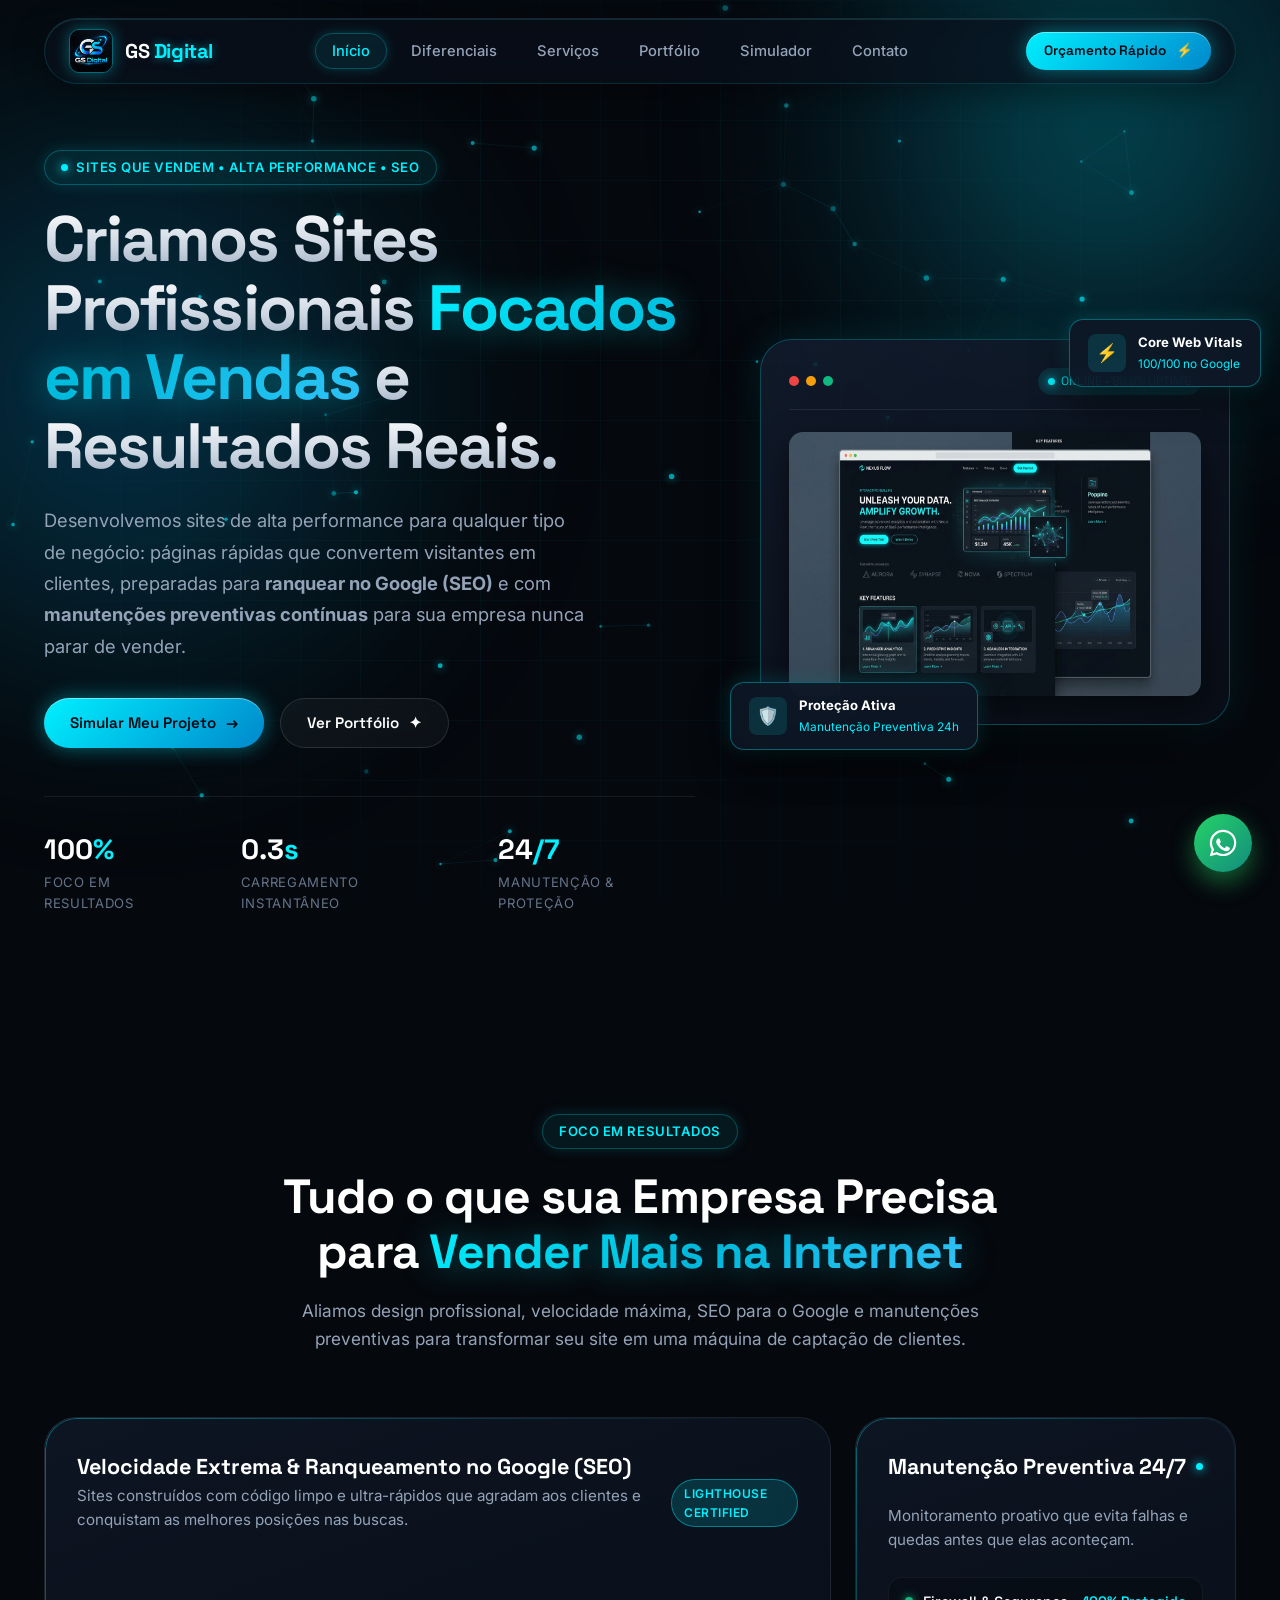
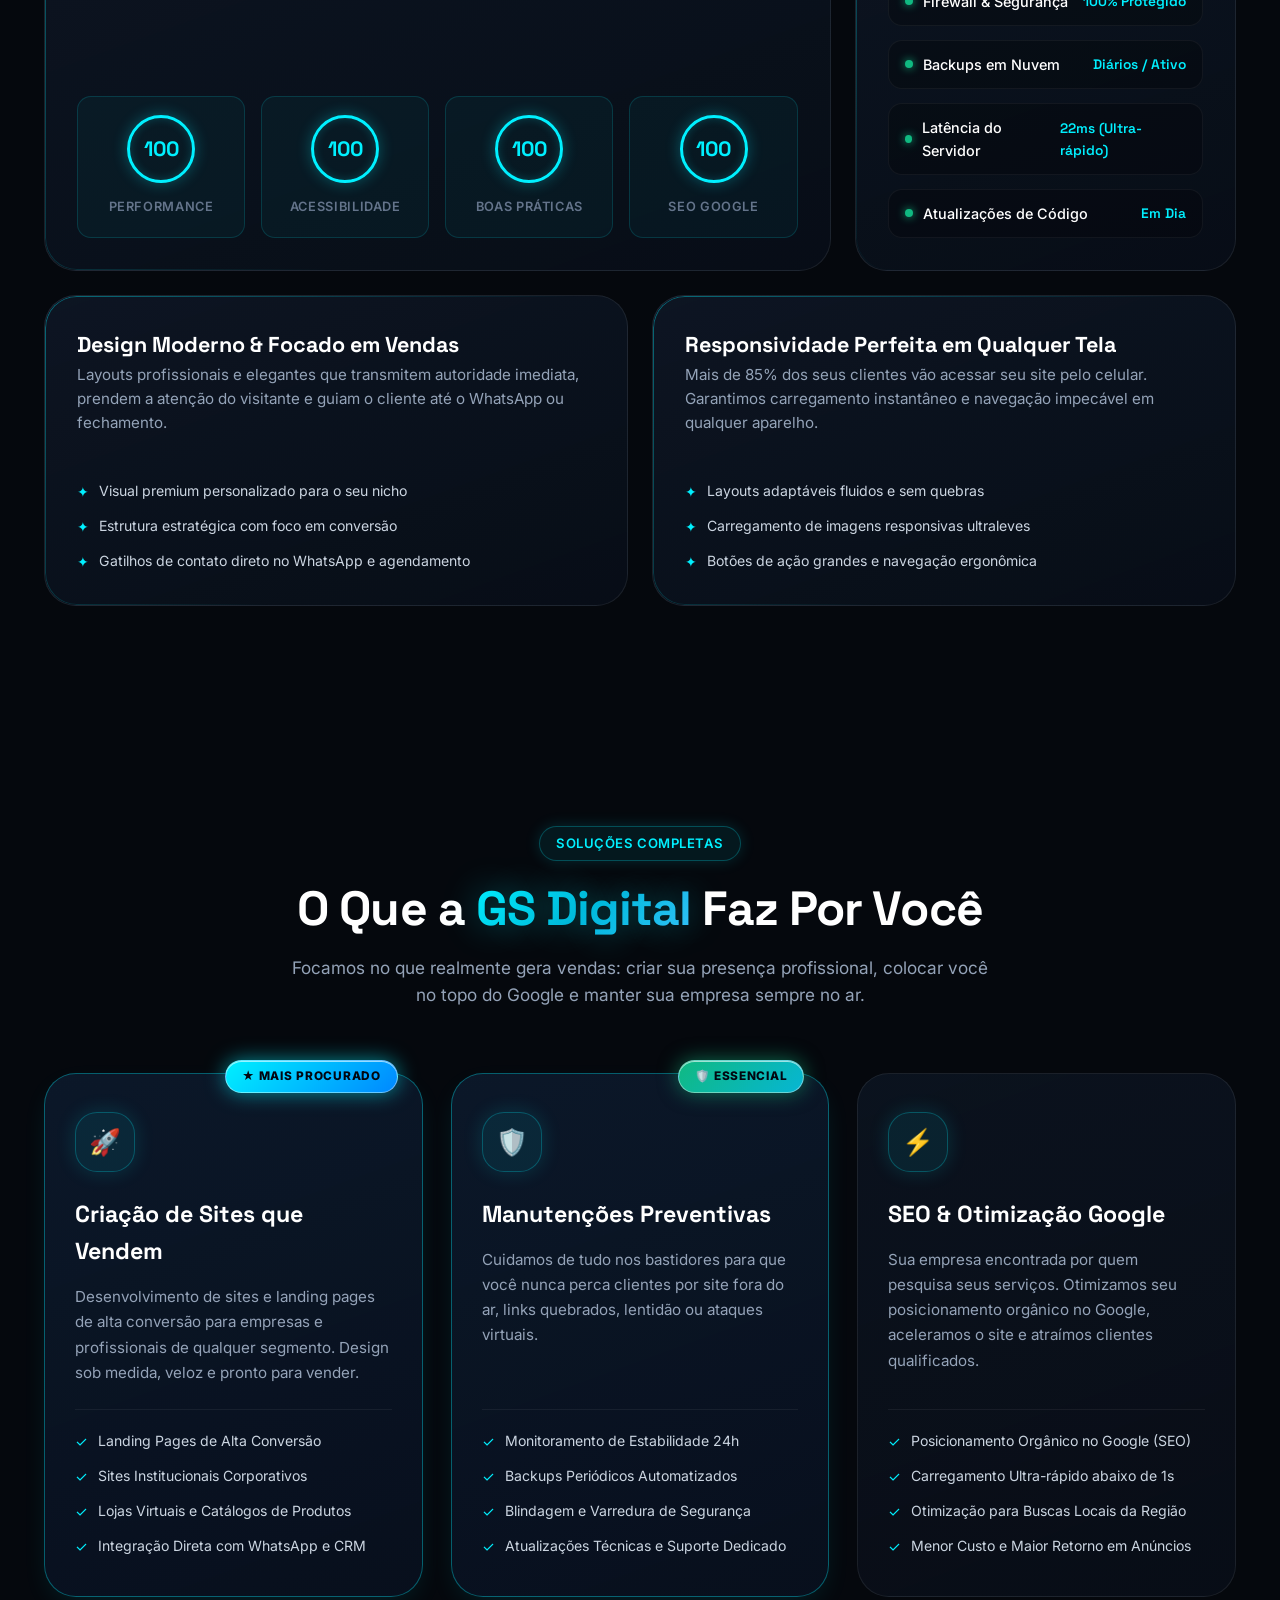
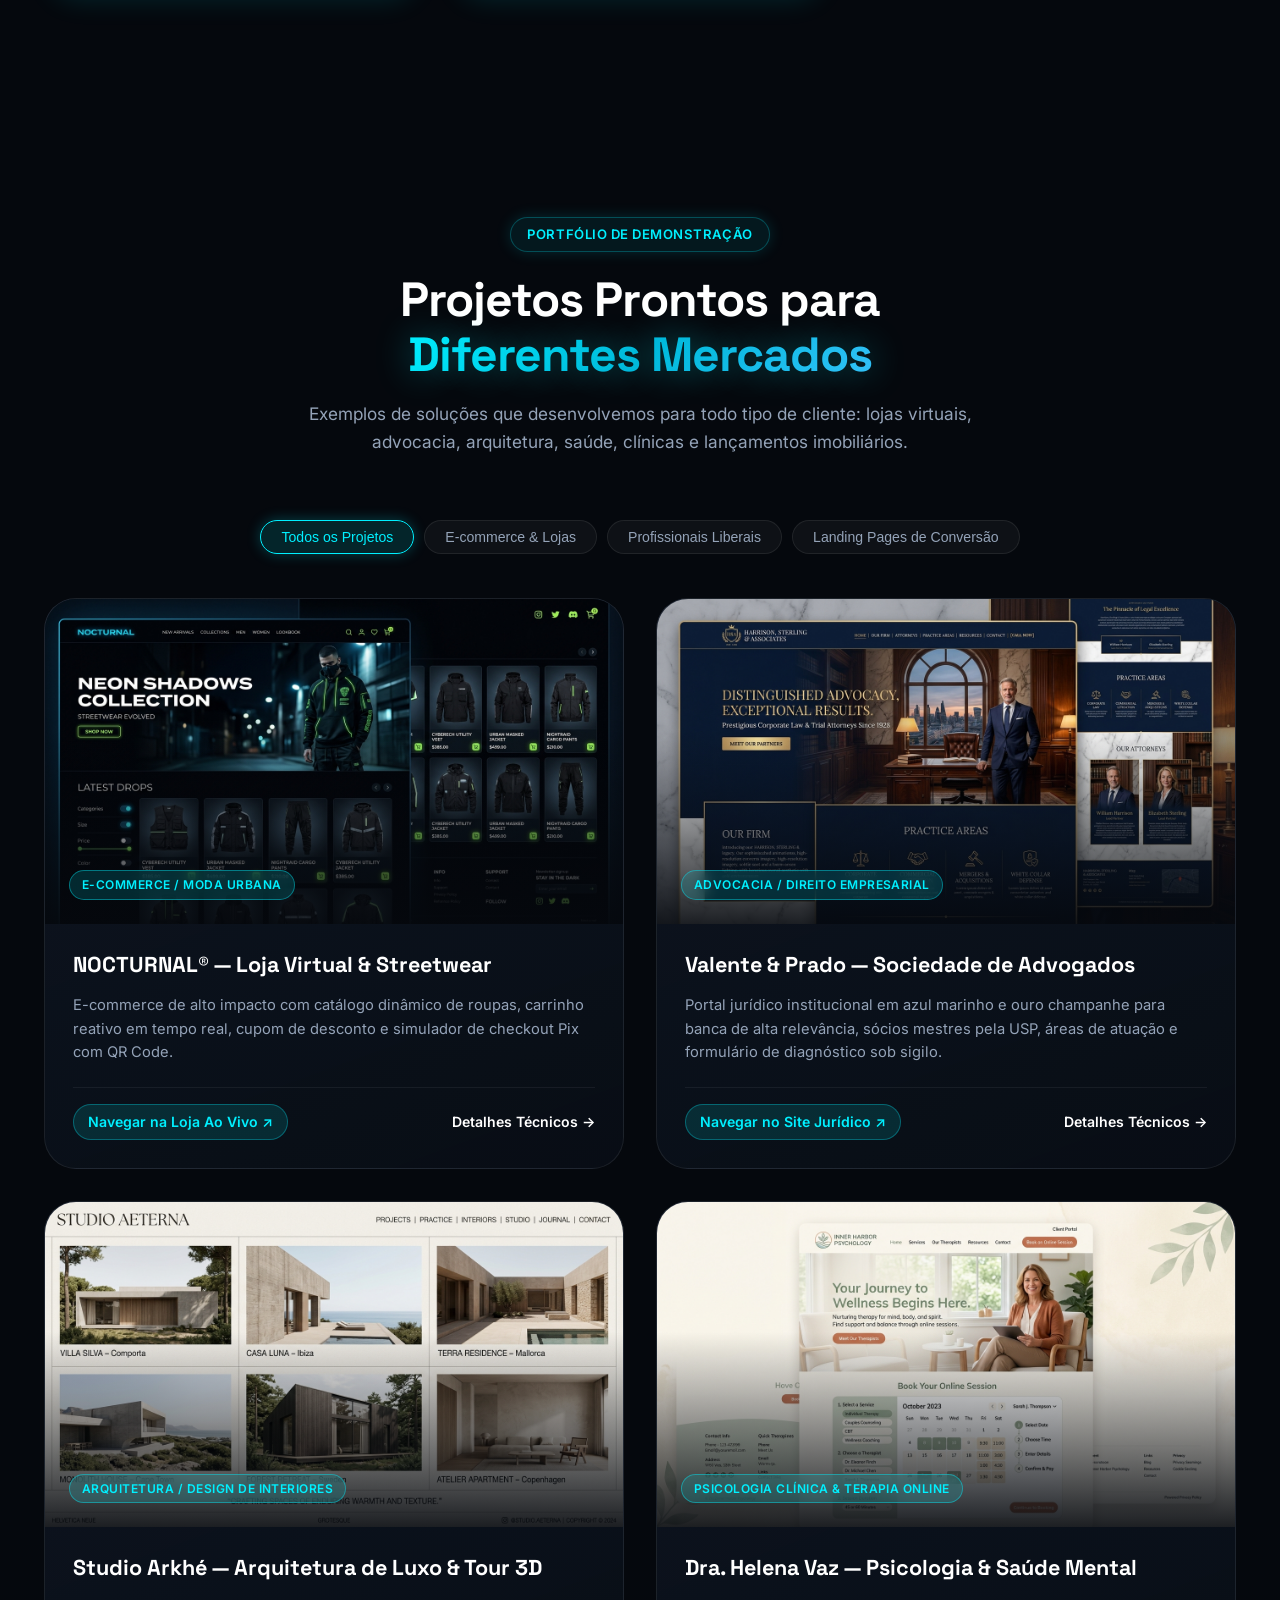
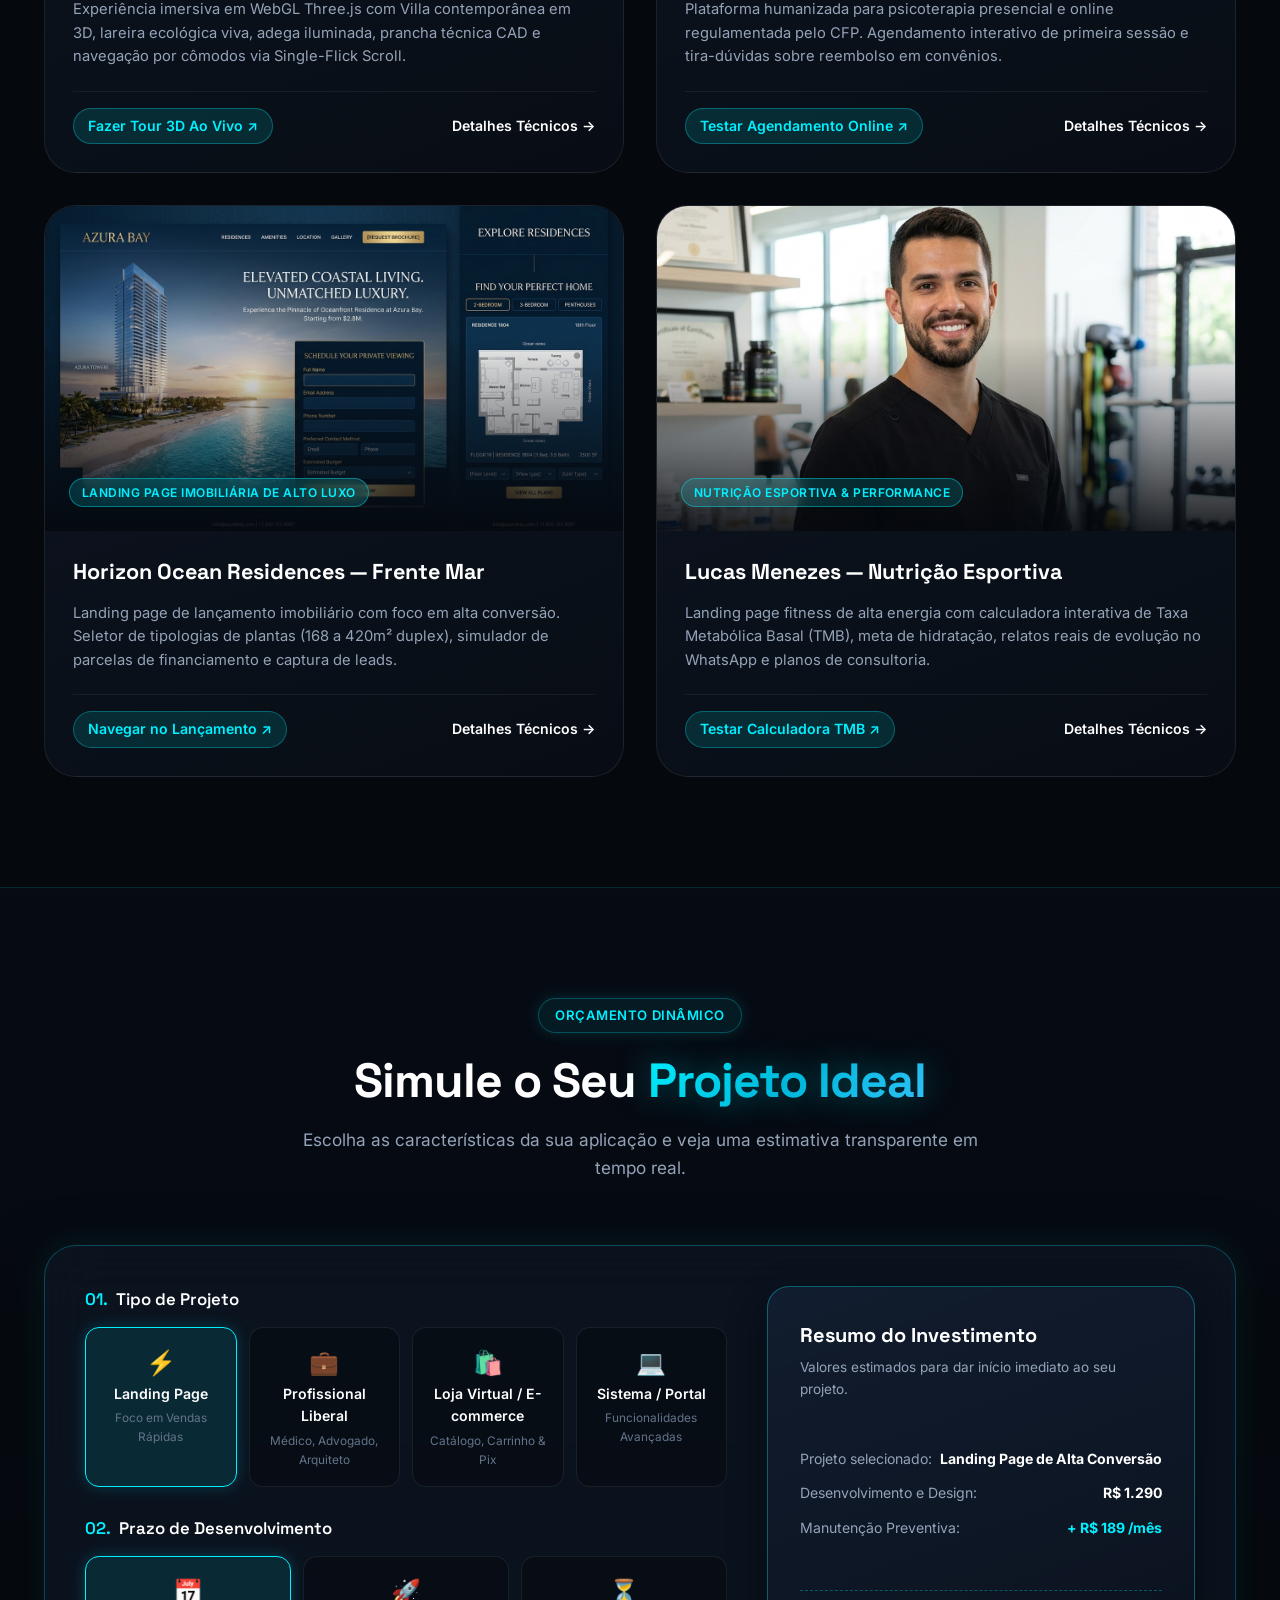
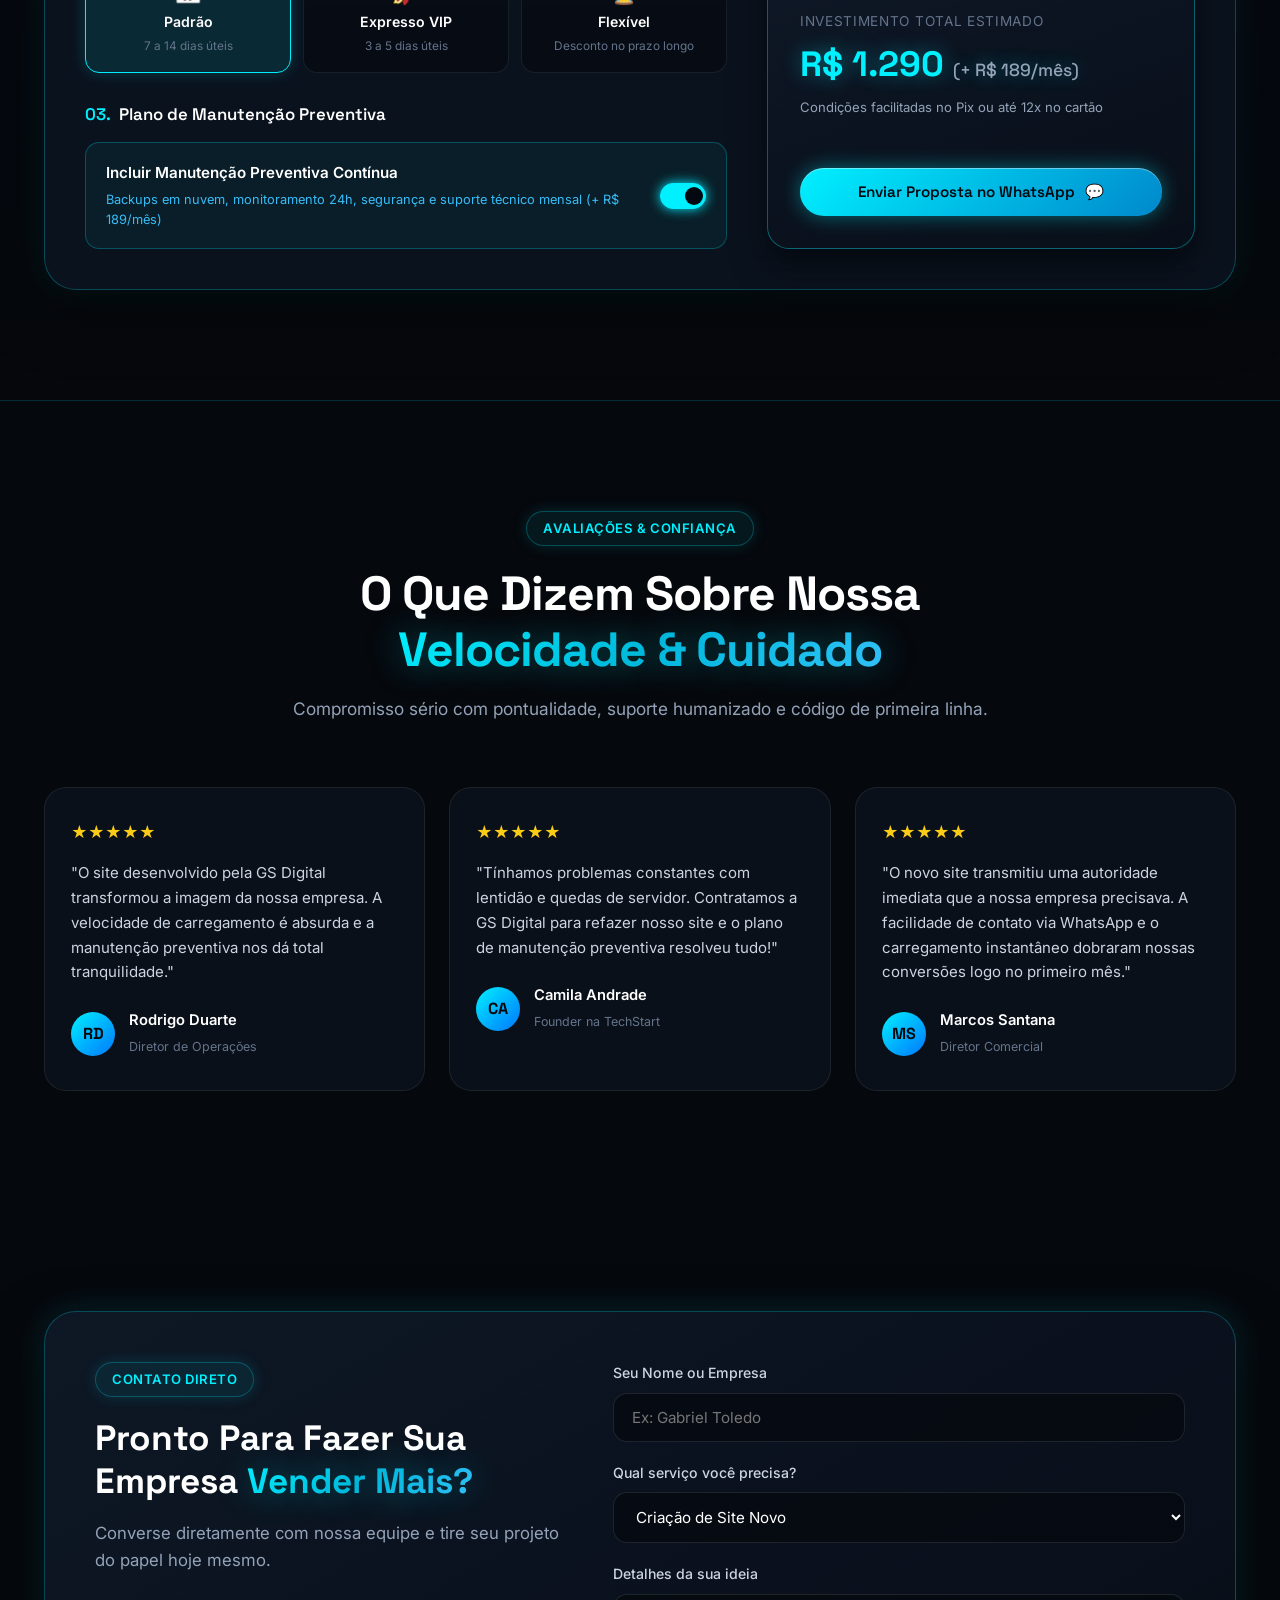
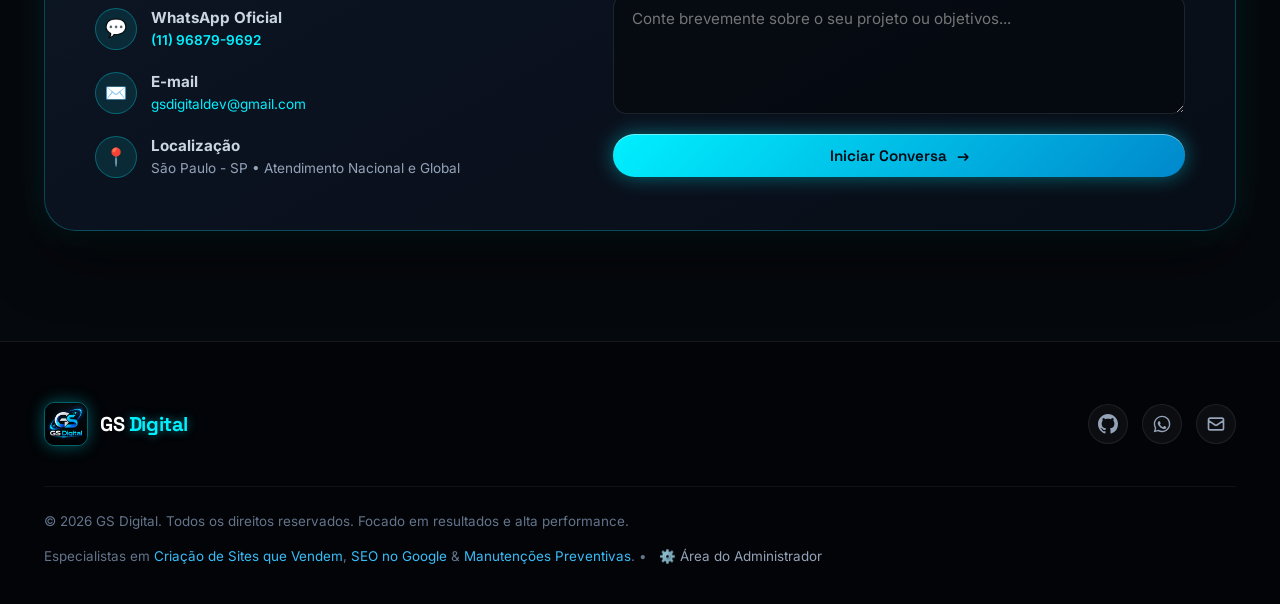
<file: index.html>
<!DOCTYPE html>
<html lang="pt-BR">
<head>
  <meta charset="UTF-8">
  <meta name="viewport" content="width=device-width, initial-scale=1.0">
  <title>GS Digital | Criação de Sites que Vendem, SEO & Manutenções Preventivas</title>
  <meta name="description" content="Criação de sites profissionais que vendem, landing pages de alta conversão, SEO para ranquear no Google e manutenções preventivas contínuas para empresas de todo segmento.">
  <meta name="robots" content="index, follow, max-image-preview:large, max-snippet:-1, max-video-preview:-1">
  <meta name="author" content="GS Digital / GS Dev Studio">
  <meta name="geo.region" content="BR-SP">
  <meta name="geo.placename" content="São Paulo">
  <meta name="theme-color" content="#05080d">

  <!-- Canonical URL -->
  <link rel="canonical" href="https://www.gsdevstudio.com.br/">

  <!-- Open Graph / WhatsApp / Facebook -->
  <meta property="og:locale" content="pt_BR">
  <meta property="og:type" content="website">
  <meta property="og:url" content="https://www.gsdevstudio.com.br/">
  <meta property="og:title" content="GS Digital | Criação de Sites que Vendem, SEO & Manutenções Preventivas">
  <meta property="og:description" content="Desenvolvimento de sites profissionais com foco em vendas, alta performance, SEO para o Google e manutenções preventivas para qualquer tipo de negócio.">
  <meta property="og:image" content="https://www.gsdevstudio.com.br/assets/images/logo.png">
  <meta property="og:image:width" content="1024">
  <meta property="og:image:height" content="1024">
  <meta property="og:image:alt" content="Logotipo Oficial GS Digital">
  <meta property="og:site_name" content="GS Digital">

  <!-- Twitter Cards -->
  <meta name="twitter:card" content="summary_large_image">
  <meta name="twitter:url" content="https://www.gsdevstudio.com.br/">
  <meta name="twitter:title" content="GS Digital | Criação de Sites que Vendem, SEO & Manutenções Preventivas">
  <meta name="twitter:description" content="Desenvolvimento de sites profissionais com foco em vendas, alta performance, SEO e manutenções preventivas contínuas.">
  <meta name="twitter:image" content="https://www.gsdevstudio.com.br/assets/images/logo.png">

  <!-- Favicon -->
  <link rel="icon" type="image/png" href="assets/images/logo.png">
  <link rel="stylesheet" href="assets/css/styles.css">

  <!-- Structured Data: Schema.org ProfessionalService -->
  <script type="application/ld+json">
  {
    "@context": "https://schema.org",
    "@type": "ProfessionalService",
    "@id": "https://www.gsdevstudio.com.br/#corporation",
    "name": "GS Digital | GS Dev Studio",
    "alternateName": "GS Dev Studio",
    "url": "https://www.gsdevstudio.com.br/",
    "logo": "https://www.gsdevstudio.com.br/assets/images/logo.png",
    "image": "https://www.gsdevstudio.com.br/assets/images/logo.png",
    "telephone": "+55-11-96879-9692",
    "email": "gsdigitaldev@gmail.com",
    "priceRange": "R$ 1290 - R$ 4500",
    "address": {
      "@type": "PostalAddress",
      "addressLocality": "São Paulo",
      "addressRegion": "SP",
      "addressCountry": "BR"
    },
    "geo": {
      "@type": "GeoCoordinates",
      "latitude": -23.55052,
      "longitude": -46.633308
    },
    "openingHoursSpecification": {
      "@type": "OpeningHoursSpecification",
      "dayOfWeek": [
        "Monday",
        "Tuesday",
        "Wednesday",
        "Thursday",
        "Friday"
      ],
      "opens": "08:00",
      "closes": "19:00"
    },
    "sameAs": [
      "https://github.com/GabrielTCH/gs-digital",
      "https://wa.me/5511968799692"
    ],
    "hasOfferCatalog": {
      "@type": "OfferCatalog",
      "name": "Serviços Digitais Focados em Vendas e Performance",
      "itemListElement": [
        {
          "@type": "Offer",
          "itemOffered": {
            "@type": "Service",
            "name": "Criação de Sites que Vendem e Landing Pages",
            "description": "Desenvolvimento de sites profissionais e landing pages com foco em vendas, alta performance e posicionamento no Google (SEO)."
          }
        },
        {
          "@type": "Offer",
          "itemOffered": {
            "@type": "Service",
            "name": "Manutenções Preventivas de Sites",
            "description": "Monitoramento de estabilidade 24/7, blindagem contra ataques virtuais, backups automáticos e atualizações técnicas."
          }
        },
        {
          "@type": "Offer",
          "itemOffered": {
            "@type": "Service",
            "name": "SEO & Otimização para Ranqueamento no Google",
            "description": "Posicionamento orgânico no Google, carregamento ultra-rápido abaixo de 1 segundo e otimização para buscas locais."
          }
        }
      ]
    }
  }
  </script>
</head>
<body>

  <!-- Cybernetic Ambient Background -->
  <div class="cyber-background" aria-hidden="true">
    <div class="grid-overlay"></div>
    <div class="glow-orb glow-orb-1"></div>
    <div class="glow-orb glow-orb-2"></div>
    <canvas id="particle-canvas"></canvas>
  </div>

  <!-- Floating Glass Navbar -->
  <header class="site-header" id="header">
    <div class="container">
      <nav class="nav-wrapper">
        <a href="#hero" class="brand-logo" id="nav-logo" aria-label="GS Digital Home">
          <img src="assets/images/logo.png" alt="GS Digital Logo" width="48" height="48">
          <span class="brand-text">GS <span>Digital</span></span>
        </a>

        <ul class="nav-menu" id="nav-menu">
          <li><a href="#hero" class="nav-link active" id="nav-link-hero">Início</a></li>
          <li><a href="#diferenciais" class="nav-link" id="nav-link-bento">Diferenciais</a></li>
          <li><a href="#servicos" class="nav-link" id="nav-link-servicos">Serviços</a></li>
          <li><a href="#portfolio" class="nav-link" id="nav-link-portfolio">Portfólio</a></li>
          <li><a href="#simulador" class="nav-link" id="nav-link-simulador">Simulador</a></li>
          <li><a href="#contato" class="nav-link" id="nav-link-contato">Contato</a></li>
        </ul>

        <div class="header-actions">
          <a href="#simulador" class="btn btn-primary btn-sm" id="btn-header-cta">
            <span>Orçamento Rápido</span>
            <span class="btn-icon-right">⚡</span>
          </a>
          <button class="mobile-toggle" id="mobile-menu-btn" aria-label="Abrir Menu">☰</button>
        </div>
      </nav>
    </div>
  </header>

  <main>
    <!-- Hero Section -->
    <section class="hero-section" id="hero">
      <div class="container">
        <div class="hero-grid">
          <div class="hero-content">
            <div class="badge-tech">
              <span class="pulse-dot"></span>
              <span>Sites que Vendem • Alta Performance • SEO</span>
            </div>
            
            <h1>
              <span class="gradient-text-silver">Criamos Sites Profissionais</span>
              <span class="gradient-text-cyan"> Focados em Vendas</span>
              <span class="gradient-text-silver"> e Resultados Reais.</span>
            </h1>

            <p class="hero-description">
              Desenvolvemos sites de alta performance para qualquer tipo de negócio: páginas rápidas que convertem visitantes em clientes, preparadas para <strong>ranquear no Google (SEO)</strong> e com <strong>manutenções preventivas contínuas</strong> para sua empresa nunca parar de vender.
            </p>

            <div class="hero-buttons">
              <a href="#simulador" class="btn btn-primary" id="btn-hero-calc">
                <span>Simular Meu Projeto</span>
                <span class="btn-icon-right">→</span>
              </a>
              <a href="#portfolio" class="btn btn-secondary" id="btn-hero-portfolio">
                <span>Ver Portfólio</span>
                <span class="btn-icon-right">✦</span>
              </a>
            </div>

            <div class="hero-stats">
              <div class="stat-item">
                <span class="stat-number">100<span>%</span></span>
                <span class="stat-label">Foco em Resultados</span>
              </div>
              <div class="stat-item">
                <span class="stat-number">0.3<span>s</span></span>
                <span class="stat-label">Carregamento Instantâneo</span>
              </div>
              <div class="stat-item">
                <span class="stat-number">24<span>/7</span></span>
                <span class="stat-label">Manutenção & Proteção</span>
              </div>
            </div>
          </div>

          <div class="hero-visual">
            <div class="hero-main-card">
              <div class="hero-card-header">
                <div class="window-dots">
                  <span class="window-dot dot-red"></span>
                  <span class="window-dot dot-yellow"></span>
                  <span class="window-dot dot-green"></span>
                </div>
                <div class="status-badge">
                  <span class="pulse-dot"></span>
                  <span>ONLINE • 99.9% UPTIME</span>
                </div>
              </div>
              <img src="assets/images/project_1.jpg" alt="Preview de Projeto GS Digital" class="hero-preview-img" width="470" height="264">
            </div>

            <!-- Floating Glass Badges (Pinterest Inspiration) -->
            <div class="floating-badge badge-top-right">
              <div class="badge-icon">⚡</div>
              <div class="badge-info">
                <h4>Core Web Vitals</h4>
                <p>100/100 no Google</p>
              </div>
            </div>

            <div class="floating-badge badge-bottom-left">
              <div class="badge-icon">🛡️</div>
              <div class="badge-info">
                <h4>Proteção Ativa</h4>
                <p>Manutenção Preventiva 24h</p>
              </div>
            </div>
          </div>
        </div>
      </div>
    </section>

    <!-- Bento Grid High-Tech (Pin 6 Inspiration) -->
    <section class="section" id="diferenciais">
      <div class="container">
        <div class="section-header">
          <div class="badge-tech">
            <span>Foco em Resultados</span>
          </div>
          <h2>Tudo o que sua Empresa Precisa para <span class="gradient-text-cyan">Vender Mais na Internet</span></h2>
          <p>Aliamos design profissional, velocidade máxima, SEO para o Google e manutenções preventivas para transformar seu site em uma máquina de captação de clientes.</p>
        </div>

        <div class="bento-grid">
          <!-- Card 1: Lighthouse Performance -->
          <div class="bento-card bento-col-8">
            <div class="bento-header">
              <div>
                <h3 class="bento-title">Velocidade Extrema & Ranqueamento no Google (SEO)</h3>
                <p class="bento-subtitle">Sites construídos com código limpo e ultra-rápidos que agradam aos clientes e conquistam as melhores posições nas buscas.</p>
              </div>
              <span class="portfolio-tag">Lighthouse Certified</span>
            </div>

            <div class="lighthouse-display">
              <div class="gauge-item">
                <div class="gauge-circle">100</div>
                <span class="gauge-label">Performance</span>
              </div>
              <div class="gauge-item">
                <div class="gauge-circle">100</div>
                <span class="gauge-label">Acessibilidade</span>
              </div>
              <div class="gauge-item">
                <div class="gauge-circle">100</div>
                <span class="gauge-label">Boas Práticas</span>
              </div>
              <div class="gauge-item">
                <div class="gauge-circle">100</div>
                <span class="gauge-label">SEO Google</span>
              </div>
            </div>
          </div>

          <!-- Card 2: Preventive Maintenance Status Monitor -->
          <div class="bento-card bento-col-4">
            <div class="bento-header">
              <h3 class="bento-title">Manutenção Preventiva 24/7</h3>
              <span class="pulse-dot"></span>
            </div>
            <p class="bento-subtitle">Monitoramento proativo que evita falhas e quedas antes que elas aconteçam.</p>
            
            <div class="maintenance-monitor">
              <div class="status-row">
                <div class="status-row-title">
                  <span class="status-indicator"></span>
                  <span>Firewall & Segurança</span>
                </div>
                <span class="status-value">100% Protegido</span>
              </div>
              <div class="status-row">
                <div class="status-row-title">
                  <span class="status-indicator"></span>
                  <span>Backups em Nuvem</span>
                </div>
                <span class="status-value">Diários / Ativo</span>
              </div>
              <div class="status-row">
                <div class="status-row-title">
                  <span class="status-indicator"></span>
                  <span>Latência do Servidor</span>
                </div>
                <span class="status-value">22ms (Ultra-rápido)</span>
              </div>
              <div class="status-row">
                <div class="status-row-title">
                  <span class="status-indicator"></span>
                  <span>Atualizações de Código</span>
                </div>
                <span class="status-value">Em Dia</span>
              </div>
            </div>
          </div>

          <!-- Card 3: Modern UI/UX -->
          <div class="bento-card bento-col-6">
            <h3 class="bento-title">Design Moderno & Focado em Vendas</h3>
            <p class="bento-subtitle">Layouts profissionais e elegantes que transmitem autoridade imediata, prendem a atenção do visitante e guiam o cliente até o WhatsApp ou fechamento.</p>
            <ul class="service-checklist" style="border-top: none;">
              <li><span class="check-icon">✦</span> Visual premium personalizado para o seu nicho</li>
              <li><span class="check-icon">✦</span> Estrutura estratégica com foco em conversão</li>
              <li><span class="check-icon">✦</span> Gatilhos de contato direto no WhatsApp e agendamento</li>
            </ul>
          </div>

          <!-- Card 4: Mobile-First Responsive -->
          <div class="bento-card bento-col-6">
            <h3 class="bento-title">Responsividade Perfeita em Qualquer Tela</h3>
            <p class="bento-subtitle">Mais de 85% dos seus clientes vão acessar seu site pelo celular. Garantimos carregamento instantâneo e navegação impecável em qualquer aparelho.</p>
            <ul class="service-checklist" style="border-top: none;">
              <li><span class="check-icon">✦</span> Layouts adaptáveis fluidos e sem quebras</li>
              <li><span class="check-icon">✦</span> Carregamento de imagens responsivas ultraleves</li>
              <li><span class="check-icon">✦</span> Botões de ação grandes e navegação ergonômica</li>
            </ul>
          </div>
        </div>
      </div>
    </section>

    <!-- Core Services Section -->
    <section class="section" id="servicos">
      <div class="container">
        <div class="section-header">
          <div class="badge-tech">
            <span>Soluções Completas</span>
          </div>
          <h2>O Que a <span class="gradient-text-cyan">GS Digital</span> Faz Por Você</h2>
          <p>Focamos no que realmente gera vendas: criar sua presença profissional, colocar você no topo do Google e manter sua empresa sempre no ar.</p>
        </div>

        <div class="services-grid">
          <!-- Service 1: Criação de Sites -->
          <div class="service-card service-featured">
            <span class="service-pill-top">★ Mais Procurado</span>
            <div class="service-icon-box">🚀</div>
            <h3 class="service-title">Criação de Sites que Vendem</h3>
            <p class="service-description">
              Desenvolvimento de sites e landing pages de alta conversão para empresas e profissionais de qualquer segmento. Design sob medida, veloz e pronto para vender.
            </p>
            <ul class="service-checklist">
              <li><span class="check-icon">✓</span> Landing Pages de Alta Conversão</li>
              <li><span class="check-icon">✓</span> Sites Institucionais Corporativos</li>
              <li><span class="check-icon">✓</span> Lojas Virtuais e Catálogos de Produtos</li>
              <li><span class="check-icon">✓</span> Integração Direta com WhatsApp e CRM</li>
            </ul>
          </div>

          <!-- Service 2: Manutenções Preventivas -->
          <div class="service-card service-featured">
            <span class="service-pill-top pill-essencial">🛡️ Essencial</span>
            <div class="service-icon-box">🛡️</div>
            <h3 class="service-title">Manutenções Preventivas</h3>
            <p class="service-description">
              Cuidamos de tudo nos bastidores para que você nunca perca clientes por site fora do ar, links quebrados, lentidão ou ataques virtuais.
            </p>
            <ul class="service-checklist">
              <li><span class="check-icon">✓</span> Monitoramento de Estabilidade 24h</li>
              <li><span class="check-icon">✓</span> Backups Periódicos Automatizados</li>
              <li><span class="check-icon">✓</span> Blindagem e Varredura de Segurança</li>
              <li><span class="check-icon">✓</span> Atualizações Técnicas e Suporte Dedicado</li>
            </ul>
          </div>

          <!-- Service 3: SEO & Otimização Google -->
          <div class="service-card">
            <div class="service-icon-box">⚡</div>
            <h3 class="service-title">SEO & Otimização Google</h3>
            <p class="service-description">
              Sua empresa encontrada por quem pesquisa seus serviços. Otimizamos seu posicionamento orgânico no Google, aceleramos o site e atraímos clientes qualificados.
            </p>
            <ul class="service-checklist">
              <li><span class="check-icon">✓</span> Posicionamento Orgânico no Google (SEO)</li>
              <li><span class="check-icon">✓</span> Carregamento Ultra-rápido abaixo de 1s</li>
              <li><span class="check-icon">✓</span> Otimização para Buscas Locais da Região</li>
              <li><span class="check-icon">✓</span> Menor Custo e Maior Retorno em Anúncios</li>
            </ul>
          </div>
        </div>
      </div>
    </section>

    <!-- Portfolio Section -->
    <section class="section" id="portfolio">
      <div class="container">
        <div class="section-header">
          <div class="badge-tech">
            <span>Portfólio de Demonstração</span>
          </div>
          <h2>Projetos Prontos para <span class="gradient-text-cyan">Diferentes Mercados</span></h2>
          <p>Exemplos de soluções que desenvolvemos para todo tipo de cliente: lojas virtuais, advocacia, arquitetura, saúde, clínicas e lançamentos imobiliários.</p>
        </div>

        <div class="portfolio-filters">
          <button class="filter-btn active" data-filter="all">Todos os Projetos</button>
          <button class="filter-btn" data-filter="ecommerce">E-commerce & Lojas</button>
          <button class="filter-btn" data-filter="profissionais">Profissionais Liberais</button>
          <button class="filter-btn" data-filter="landing">Landing Pages de Conversão</button>
        </div>

        <div class="portfolio-grid">
          <!-- Project 1: E-commerce Nocturnal -->
          <div class="portfolio-card" data-category="ecommerce">
            <div class="portfolio-image-wrapper">
              <img src="assets/images/cover_ecommerce.jpg" alt="NOCTURNAL Streetwear E-commerce" loading="lazy" width="600" height="338">
              <div class="portfolio-overlay">
                <span class="portfolio-tag">E-commerce / Moda Urbana</span>
              </div>
            </div>
            <div class="portfolio-body">
              <h3 class="portfolio-title">NOCTURNAL® — Loja Virtual & Streetwear</h3>
              <p class="portfolio-desc">E-commerce de alto impacto com catálogo dinâmico de roupas, carrinho reativo em tempo real, cupom de desconto e simulador de checkout Pix com QR Code.</p>
              <div class="portfolio-meta">
                <a href="demos/ecommerce/index.html" target="_blank" class="portfolio-link-btn" style="background: rgba(0, 240, 255, 0.12); border: 1px solid var(--border-cyan); padding: 6px 14px; border-radius: 99px; color: var(--cyan-neon);">
                  <span>Navegar na Loja Ao Vivo ↗</span>
                </a>
                <a href="#" class="portfolio-link-btn" data-project-id="ecommerce">
                  <span>Detalhes Técnicos →</span>
                </a>
              </div>
            </div>
          </div>

          <!-- Project 2: Valente & Prado Advocacia -->
          <div class="portfolio-card" data-category="profissionais">
            <div class="portfolio-image-wrapper">
              <img src="assets/images/cover_advocacia.jpg" alt="Valente & Prado Advogados Associados" loading="lazy" width="600" height="338">
              <div class="portfolio-overlay">
                <span class="portfolio-tag">Advocacia / Direito Empresarial</span>
              </div>
            </div>
            <div class="portfolio-body">
              <h3 class="portfolio-title">Valente & Prado — Sociedade de Advogados</h3>
              <p class="portfolio-desc">Portal jurídico institucional em azul marinho e ouro champanhe para banca de alta relevância, sócios mestres pela USP, áreas de atuação e formulário de diagnóstico sob sigilo.</p>
              <div class="portfolio-meta">
                <a href="demos/advocacia/index.html" target="_blank" class="portfolio-link-btn" style="background: rgba(0, 240, 255, 0.12); border: 1px solid var(--border-cyan); padding: 6px 14px; border-radius: 99px; color: var(--cyan-neon);">
                  <span>Navegar no Site Jurídico ↗</span>
                </a>
                <a href="#" class="portfolio-link-btn" data-project-id="advocacia">
                  <span>Detalhes Técnicos →</span>
                </a>
              </div>
            </div>
          </div>

          <!-- Project 3: Studio Arkhé Arquitetura -->
          <div class="portfolio-card" data-category="profissionais">
            <div class="portfolio-image-wrapper">
              <img src="assets/images/cover_arquitetura.jpg" alt="Studio Arkhé Arquitetura & Interiores" loading="lazy" width="600" height="338">
              <div class="portfolio-overlay">
                <span class="portfolio-tag">Arquitetura / Design de Interiores</span>
              </div>
            </div>
            <div class="portfolio-body">
              <h3 class="portfolio-title">Studio Arkhé — Arquitetura de Luxo & Tour 3D</h3>
              <p class="portfolio-desc">Experiência imersiva em WebGL Three.js com Villa contemporânea em 3D, lareira ecológica viva, adega iluminada, prancha técnica CAD e navegação por cômodos via Single-Flick Scroll.</p>
              <div class="portfolio-meta">
                <a href="demos/arquitetura/index.html" target="_blank" class="portfolio-link-btn" style="background: rgba(0, 240, 255, 0.12); border: 1px solid var(--border-cyan); padding: 6px 14px; border-radius: 99px; color: var(--cyan-neon);">
                  <span>Fazer Tour 3D Ao Vivo ↗</span>
                </a>
                <a href="#" class="portfolio-link-btn" data-project-id="arquitetura">
                  <span>Detalhes Técnicos →</span>
                </a>
              </div>
            </div>
          </div>

          <!-- Project 4: Dra. Helena Vaz Psicologia -->
          <div class="portfolio-card" data-category="profissionais">
            <div class="portfolio-image-wrapper">
              <img src="assets/images/cover_psicologia.jpg" alt="Dra. Helena Vaz Psicologia Clínica" loading="lazy" width="600" height="338">
              <div class="portfolio-overlay">
                <span class="portfolio-tag">Psicologia Clínica & Terapia Online</span>
              </div>
            </div>
            <div class="portfolio-body">
              <h3 class="portfolio-title">Dra. Helena Vaz — Psicologia & Saúde Mental</h3>
              <p class="portfolio-desc">Plataforma humanizada para psicoterapia presencial e online regulamentada pelo CFP. Agendamento interativo de primeira sessão e tira-dúvidas sobre reembolso em convênios.</p>
              <div class="portfolio-meta">
                <a href="demos/psicologia/index.html" target="_blank" class="portfolio-link-btn" style="background: rgba(0, 240, 255, 0.12); border: 1px solid var(--border-cyan); padding: 6px 14px; border-radius: 99px; color: var(--cyan-neon);">
                  <span>Testar Agendamento Online ↗</span>
                </a>
                <a href="#" class="portfolio-link-btn" data-project-id="psicologia">
                  <span>Detalhes Técnicos →</span>
                </a>
              </div>
            </div>
          </div>

          <!-- Project 5: Horizon Ocean Imobiliária -->
          <div class="portfolio-card" data-category="landing">
            <div class="portfolio-image-wrapper">
              <img src="assets/images/cover_imobiliaria.jpg" alt="Horizon Ocean Residences Lançamento" loading="lazy" width="600" height="338">
              <div class="portfolio-overlay">
                <span class="portfolio-tag">Landing Page Imobiliária de Alto Luxo</span>
              </div>
            </div>
            <div class="portfolio-body">
              <h3 class="portfolio-title">Horizon Ocean Residences — Frente Mar</h3>
              <p class="portfolio-desc">Landing page de lançamento imobiliário com foco em alta conversão. Seletor de tipologias de plantas (168 a 420m² duplex), simulador de parcelas de financiamento e captura de leads.</p>
              <div class="portfolio-meta">
                <a href="demos/imobiliaria/index.html" target="_blank" class="portfolio-link-btn" style="background: rgba(0, 240, 255, 0.12); border: 1px solid var(--border-cyan); padding: 6px 14px; border-radius: 99px; color: var(--cyan-neon);">
                  <span>Navegar no Lançamento ↗</span>
                </a>
                <a href="#" class="portfolio-link-btn" data-project-id="imobiliaria">
                  <span>Detalhes Técnicos →</span>
                </a>
              </div>
            </div>
          </div>

          <!-- Project 6: Lucas Menezes Nutrição -->
          <div class="portfolio-card" data-category="landing">
            <div class="portfolio-image-wrapper">
              <img src="assets/images/lucas_menezes.jpg" alt="Lucas Menezes Nutrição Esportiva" loading="lazy" width="600" height="338" style="object-fit: cover; object-position: center 20%;">
              <div class="portfolio-overlay">
                <span class="portfolio-tag">Nutrição Esportiva & Performance</span>
              </div>
            </div>
            <div class="portfolio-body">
              <h3 class="portfolio-title">Lucas Menezes — Nutrição Esportiva</h3>
              <p class="portfolio-desc">Landing page fitness de alta energia com calculadora interativa de Taxa Metabólica Basal (TMB), meta de hidratação, relatos reais de evolução no WhatsApp e planos de consultoria.</p>
              <div class="portfolio-meta">
                <a href="demos/nutricao/index.html" target="_blank" class="portfolio-link-btn" style="background: rgba(0, 240, 255, 0.12); border: 1px solid var(--border-cyan); padding: 6px 14px; border-radius: 99px; color: var(--cyan-neon);">
                  <span>Testar Calculadora TMB ↗</span>
                </a>
                <a href="#" class="portfolio-link-btn" data-project-id="nutricao">
                  <span>Detalhes Técnicos →</span>
                </a>
              </div>
            </div>
          </div>
        </div>
      </div>
    </section>

    <!-- Interactive Budget Simulator -->
    <section class="section calculator-section" id="simulador">
      <div class="container">
        <div class="section-header">
          <div class="badge-tech">
            <span>Orçamento Dinâmico</span>
          </div>
          <h2>Simule o Seu <span class="gradient-text-cyan">Projeto Ideal</span></h2>
          <p>Escolha as características da sua aplicação e veja uma estimativa transparente em tempo real.</p>
        </div>

        <div class="calculator-wrapper">
          <!-- Options Column -->
          <div class="calc-options">
            <!-- 1. Tipo de Projeto -->
            <div>
              <h3 class="calc-group-title"><span>01.</span> Tipo de Projeto</h3>
              <div class="calc-grid-selector">
                <div class="calc-select-card selected" data-calc-project data-calc-name="Landing Page de Alta Conversão" data-calc-price="1290">
                  <span class="calc-card-icon">⚡</span>
                  <span class="calc-card-name">Landing Page</span>
                  <span class="calc-card-sub">Foco em Vendas Rápidas</span>
                </div>
                <div class="calc-select-card" data-calc-project data-calc-name="Site Profissional Liberal" data-calc-price="2190">
                  <span class="calc-card-icon">💼</span>
                  <span class="calc-card-name">Profissional Liberal</span>
                  <span class="calc-card-sub">Médico, Advogado, Arquiteto</span>
                </div>
                <div class="calc-select-card" data-calc-project data-calc-name="E-commerce & Loja Virtual" data-calc-price="3490">
                  <span class="calc-card-icon">🛍️</span>
                  <span class="calc-card-name">Loja Virtual / E-commerce</span>
                  <span class="calc-card-sub">Catálogo, Carrinho & Pix</span>
                </div>
                <div class="calc-select-card" data-calc-project data-calc-name="Portal / Sistema Sob Medida" data-calc-price="4890">
                  <span class="calc-card-icon">💻</span>
                  <span class="calc-card-name">Sistema / Portal</span>
                  <span class="calc-card-sub">Funcionalidades Avançadas</span>
                </div>
              </div>
            </div>

            <!-- 2. Prazo de Entrega -->
            <div>
              <h3 class="calc-group-title"><span>02.</span> Prazo de Desenvolvimento</h3>
              <div class="calc-grid-selector">
                <div class="calc-select-card selected" data-calc-urgency data-calc-multiplier="1">
                  <span class="calc-card-icon">📅</span>
                  <span class="calc-card-name">Padrão</span>
                  <span class="calc-card-sub">7 a 14 dias úteis</span>
                </div>
                <div class="calc-select-card" data-calc-urgency data-calc-multiplier="1.2">
                  <span class="calc-card-icon">🚀</span>
                  <span class="calc-card-name">Expresso VIP</span>
                  <span class="calc-card-sub">3 a 5 dias úteis</span>
                </div>
                <div class="calc-select-card" data-calc-urgency data-calc-multiplier="0.95">
                  <span class="calc-card-icon">⏳</span>
                  <span class="calc-card-name">Flexível</span>
                  <span class="calc-card-sub">Desconto no prazo longo</span>
                </div>
              </div>
            </div>

            <!-- 3. Manutenção Preventiva Mensal -->
            <div>
              <h3 class="calc-group-title"><span>03.</span> Plano de Manutenção Preventiva</h3>
              <label class="checkbox-toggle-wrapper" for="calc-maintenance-toggle">
                <div class="toggle-info">
                  <h4>Incluir Manutenção Preventiva Contínua</h4>
                  <p>Backups em nuvem, monitoramento 24h, segurança e suporte técnico mensal (+ R$ 189/mês)</p>
                </div>
                <div class="switch">
                  <input type="checkbox" id="calc-maintenance-toggle" checked>
                  <span class="slider"></span>
                </div>
              </label>
            </div>
          </div>

          <!-- Summary Column -->
          <div class="calc-summary-box">
            <div class="calc-summary-header">
              <h4 class="calc-summary-title">Resumo do Investimento</h4>
              <p style="font-size: 0.85rem; color: var(--text-secondary);">Valores estimados para dar início imediato ao seu projeto.</p>
            </div>

            <div class="calc-summary-items">
              <div class="calc-item-row">
                <span>Projeto selecionado:</span>
                <strong id="summary-project-name">Landing Page de Alta Conversão</strong>
              </div>
              <div class="calc-item-row">
                <span>Desenvolvimento e Design:</span>
                <strong id="summary-project-price">R$ 1.290</strong>
              </div>
              <div class="calc-item-row" id="summary-maintenance-row">
                <span>Manutenção Preventiva:</span>
                <strong id="summary-maintenance-price" style="color: var(--cyan-neon);">+ R$ 189 /mês</strong>
              </div>
            </div>

            <div class="calc-price-total">
              <div class="total-label">Investimento Total Estimado</div>
              <div class="total-value" id="summary-total-value">R$ 1.290</div>
              <div class="total-recurrence">Condições facilitadas no Pix ou até 12x no cartão</div>
            </div>

            <a href="#" target="_blank" class="btn btn-primary" id="btn-send-calc-whatsapp">
              <span>Enviar Proposta no WhatsApp</span>
              <span class="btn-icon-right">💬</span>
            </a>
          </div>
        </div>
      </div>
    </section>

    <!-- Testimonials -->
    <section class="section" id="depoimentos">
      <div class="container">
        <div class="section-header">
          <div class="badge-tech">
            <span>Avaliações & Confiança</span>
          </div>
          <h2>O Que Dizem Sobre Nossa <span class="gradient-text-cyan">Velocidade & Cuidado</span></h2>
          <p>Compromisso sério com pontualidade, suporte humanizado e código de primeira linha.</p>
        </div>

        <div class="testimonials-grid">
          <div class="testimonial-card">
            <div class="stars">★★★★★</div>
            <p class="testimonial-text">"O site desenvolvido pela GS Digital transformou a imagem da nossa empresa. A velocidade de carregamento é absurda e a manutenção preventiva nos dá total tranquilidade."</p>
            <div class="testimonial-author">
              <div class="author-avatar">RD</div>
              <div class="author-info">
                <h5>Rodrigo Duarte</h5>
                <span>Diretor de Operações</span>
              </div>
            </div>
          </div>

          <div class="testimonial-card">
            <div class="stars">★★★★★</div>
            <p class="testimonial-text">"Tínhamos problemas constantes com lentidão e quedas de servidor. Contratamos a GS Digital para refazer nosso site e o plano de manutenção preventiva resolveu tudo!"</p>
            <div class="testimonial-author">
              <div class="author-avatar">CA</div>
              <div class="author-info">
                <h5>Camila Andrade</h5>
                <span>Founder na TechStart</span>
              </div>
            </div>
          </div>

          <div class="testimonial-card">
            <div class="stars">★★★★★</div>
            <p class="testimonial-text">"O novo site transmitiu uma autoridade imediata que a nossa empresa precisava. A facilidade de contato via WhatsApp e o carregamento instantâneo dobraram nossas conversões logo no primeiro mês."</p>
            <div class="testimonial-author">
              <div class="author-avatar">MS</div>
              <div class="author-info">
                <h5>Marcos Santana</h5>
                <span>Diretor Comercial</span>
              </div>
            </div>
          </div>
        </div>
      </div>
    </section>

    <!-- Contact & Final Call to Action -->
    <section class="section" id="contato">
      <div class="container">
        <div class="contact-wrapper">
          <div class="contact-info">
            <div class="badge-tech">
              <span>Contato Direto</span>
            </div>
            <h3>Pronto Para Fazer Sua Empresa <span class="gradient-text-cyan">Vender Mais?</span></h3>
            <p>Converse diretamente com nossa equipe e tire seu projeto do papel hoje mesmo.</p>

            <div class="contact-details">
              <a href="https://wa.me/5511968799692" target="_blank" class="contact-item">
                <div class="contact-icon">💬</div>
                <div>
                  <strong>WhatsApp Oficial</strong>
                  <div style="font-size: 0.85rem; color: var(--cyan-neon); font-weight: 600;">(11) 96879-9692</div>
                </div>
              </a>
              <a href="mailto:gsdigitaldev@gmail.com" class="contact-item">
                <div class="contact-icon">✉️</div>
                <div>
                  <strong>E-mail</strong>
                  <div style="font-size: 0.85rem; color: var(--cyan-neon);">gsdigitaldev@gmail.com</div>
                </div>
              </a>
              <div class="contact-item">
                <div class="contact-icon">📍</div>
                <div>
                  <strong>Localização</strong>
                  <div style="font-size: 0.85rem; color: var(--text-secondary);">São Paulo - SP • Atendimento Nacional e Global</div>
                </div>
              </div>
            </div>
          </div>

          <form class="contact-form" id="contact-form">
            <div class="form-group">
              <label for="contact-name" class="form-label">Seu Nome ou Empresa</label>
              <input type="text" id="contact-name" class="form-input" placeholder="Ex: Gabriel Toledo" required>
            </div>

            <div class="form-group">
              <label for="contact-service" class="form-label">Qual serviço você precisa?</label>
              <select id="contact-service" class="form-input" required>
                <option value="Criação de Site Novo">Criação de Site Novo</option>
                <option value="Manutenção Preventiva de Site Existente">Manutenção Preventiva de Site Existente</option>
                <option value="Otimização e Aceleração de Velocidade">Otimização e Aceleração de Velocidade</option>
                <option value="Pacote Completo (Site + Manutenção)">Pacote Completo (Site + Manutenção)</option>
              </select>
            </div>

            <div class="form-group">
              <label for="contact-message" class="form-label">Detalhes da sua ideia</label>
              <textarea id="contact-message" class="form-textarea" placeholder="Conte brevemente sobre o seu projeto ou objetivos..." required></textarea>
            </div>

            <button type="submit" class="btn btn-primary" id="btn-submit-contact">
              <span>Iniciar Conversa</span>
              <span class="btn-icon-right">→</span>
            </button>
          </form>
        </div>
      </div>
    </section>
  </main>

  <!-- Interactive Project Modal -->
  <div class="modal-backdrop" id="project-modal" aria-hidden="true">
    <div class="modal-content">
      <button class="modal-close-btn" id="modal-close-btn" aria-label="Fechar Modal">✕</button>
      <img src="assets/images/project_1.jpg" alt="Projeto Detalhado" id="modal-img" class="modal-image" width="800" height="450">
      <div class="modal-inner-body">
        <span class="portfolio-tag" id="modal-category" style="margin-bottom: 12px; display: inline-block;">Categoria</span>
        <h3 id="modal-title" style="font-family: var(--font-display); font-size: 1.8rem; margin-bottom: 12px; color: #fff;">Título do Projeto</h3>
        <p id="modal-desc" style="color: var(--text-secondary); margin-bottom: 24px; line-height: 1.65;">Descrição detalhada do projeto.</p>
        
        <div style="margin-bottom: 20px;">
          <h4 style="font-size: 0.9rem; color: #fff; margin-bottom: 10px; text-transform: uppercase; letter-spacing: 0.05em;">Métricas Conquistadas:</h4>
          <div id="modal-metrics" style="display: flex; gap: 10px; flex-wrap: wrap;"></div>
        </div>

        <div style="padding-top: 18px; border-top: 1px solid rgba(255, 255, 255, 0.08); display: flex; justify-content: space-between; align-items: center; flex-wrap: wrap; gap: 16px;">
          <div>
            <span style="font-size: 0.78rem; color: var(--text-muted); display: block;">Stack Tecnológica:</span>
            <span id="modal-stack" style="font-size: 0.88rem; color: var(--cyan-bright); font-weight: 500;">Tecnologia</span>
          </div>
          <div style="display: flex; gap: 10px; flex-wrap: wrap;">
            <a href="#" id="modal-live-demo-link" target="_blank" class="btn btn-secondary btn-sm" style="color: var(--cyan-neon); border-color: var(--border-cyan);">
              <span>Abrir Aplicação Interativa ↗</span>
            </a>
            <a href="#simulador" class="btn btn-primary btn-sm" onclick="document.getElementById('project-modal').classList.remove('active'); document.body.style.overflow='';">
              <span>Quero Algo Assim</span>
              <span class="btn-icon-right">⚡</span>
            </a>
          </div>
        </div>
      </div>
    </div>
  </div>

  <!-- Modern Dark Footer -->
  <footer class="site-footer">
    <div class="container">
      <div class="footer-top">
        <a href="#hero" class="brand-logo" aria-label="GS Digital Home">
          <img src="assets/images/logo.png" alt="GS Digital Logo" width="40" height="40">
          <span class="brand-text">GS <span>Digital</span></span>
        </a>

        <div class="footer-socials">
          <a href="https://github.com/GabrielTCH" target="_blank" class="social-link" aria-label="GitHub">
            <svg width="20" height="20" fill="currentColor" viewBox="0 0 24 24"><path d="M12 0C5.37 0 0 5.37 0 12c0 5.31 3.435 9.795 8.205 11.385.6.105.825-.255.825-.57 0-.285-.015-1.23-.015-2.235-3.015.555-3.795-.735-4.035-1.41-.135-.345-.72-1.41-1.23-1.695-.42-.225-1.02-.78-.015-.795.945-.015 1.62.87 1.845 1.23 1.08 1.815 2.805 1.305 3.495.99.105-.78.42-1.305.765-1.605-2.67-.3-5.46-1.335-5.46-5.925 0-1.305.465-2.385 1.23-3.225-.12-.3-.54-1.53.12-3.18 0 0 1.005-.315 3.3 1.23.96-.27 1.98-.405 3-.405s2.04.135 3 .405c2.295-1.56 3.3-1.23 3.3-1.23.66 1.65.24 2.88.12 3.18.765.84 1.23 1.905 1.23 3.225 0 4.605-2.805 5.625-5.475 5.925.435.375.81 1.095.81 2.22 0 1.605-.015 2.895-.015 3.3 0 .315.225.69.825.57A12.02 12.02 0 0024 12c0-6.63-5.37-12-12-12z"/></svg>
          </a>
          <a href="https://wa.me/5511968799692" target="_blank" class="social-link" aria-label="WhatsApp" title="WhatsApp GS Digital">
            <svg width="20" height="20" fill="currentColor" viewBox="0 0 24 24"><path d="M12.04 2C6.58 2 2.13 6.45 2.13 11.91c0 1.75.46 3.45 1.32 4.95L2.05 22l5.25-1.38c1.45.79 3.08 1.21 4.74 1.21 5.46 0 9.91-4.45 9.91-9.91 0-2.65-1.03-5.14-2.9-7.01A9.816 9.816 0 0012.04 2m.01 1.67c2.2 0 4.26.86 5.82 2.42a8.225 8.225 0 012.41 5.83c0 4.54-3.7 8.24-8.24 8.24-1.48 0-2.93-.4-4.2-1.15l-.3-.18-3.12.82.83-3.04-.2-.31a8.196 8.196 0 01-1.26-4.38c0-4.54 3.7-8.24 8.24-8.24m4.52 11.66c-.25-.13-1.47-.72-1.7-.81-.23-.08-.39-.13-.56.13-.17.25-.64.81-.79.97-.14.17-.29.19-.54.06-.25-.13-1.06-.39-2.02-1.24-.74-.66-1.24-1.48-1.39-1.73-.14-.25-.02-.39.11-.51.11-.11.25-.29.37-.44.13-.14.17-.25.25-.42.08-.17.04-.31-.02-.44-.06-.13-.56-1.35-.77-1.85-.2-.49-.41-.42-.56-.43h-.48c-.17 0-.44.06-.67.31-.23.25-.88.86-.88 2.1 0 1.24.9 2.44 1.03 2.61.13.17 1.78 2.72 4.31 3.81.6.26 1.07.41 1.44.53.61.19 1.16.17 1.6.1.49-.07 1.47-.6 1.68-1.18.21-.58.21-1.07.15-1.18-.07-.1-.22-.16-.47-.29z"/></svg>
          </a>
          <a href="mailto:gsdigitaldev@gmail.com" class="social-link" aria-label="E-mail" title="E-mail GS Digital">
            <svg width="20" height="20" fill="none" stroke="currentColor" stroke-width="2" viewBox="0 0 24 24"><path stroke-linecap="round" stroke-linejoin="round" d="M3 8l7.89 5.26a2 2 0 002.22 0L21 8M5 19h14a2 2 0 002-2V7a2 2 0 00-2-2H5a2 2 0 00-2 2v10a2 2 0 002 2z"/></svg>
          </a>
        </div>
      </div>

      <div class="footer-bottom">
        <p>&copy; 2026 GS Digital. Todos os direitos reservados. Focado em resultados e alta performance.</p>
        <p>
          Especialistas em <a href="#servicos">Criação de Sites que Vendem</a>, <a href="#servicos">SEO no Google</a> & <a href="#servicos">Manutenções Preventivas</a>. 
          • <a href="admin.html" target="_blank" style="color: #94a3b8; margin-left: 8px;">⚙️ Área do Administrador</a>
        </p>
      </div>
    </div>
  </footer>

  <!-- Floating WhatsApp Quick Button -->
  <a href="https://wa.me/5511968799692?text=Ol%C3%A1%20GS%20Digital!%20Gostaria%20de%20um%20or%C3%A7amento%20para%20o%20meu%20projeto." target="_blank" class="floating-wa-btn" aria-label="Conversar no WhatsApp" title="Fale conosco no WhatsApp">
    <svg width="30" height="30" fill="currentColor" viewBox="0 0 24 24"><path d="M12.04 2C6.58 2 2.13 6.45 2.13 11.91c0 1.75.46 3.45 1.32 4.95L2.05 22l5.25-1.38c1.45.79 3.08 1.21 4.74 1.21 5.46 0 9.91-4.45 9.91-9.91 0-2.65-1.03-5.14-2.9-7.01A9.816 9.816 0 0012.04 2m.01 1.67c2.2 0 4.26.86 5.82 2.42a8.225 8.225 0 012.41 5.83c0 4.54-3.7 8.24-8.24 8.24-1.48 0-2.93-.4-4.2-1.15l-.3-.18-3.12.82.83-3.04-.2-.31a8.196 8.196 0 01-1.26-4.38c0-4.54 3.7-8.24 8.24-8.24m4.52 11.66c-.25-.13-1.47-.72-1.7-.81-.23-.08-.39-.13-.56.13-.17.25-.64.81-.79.97-.14.17-.29.19-.54.06-.25-.13-1.06-.39-2.02-1.24-.74-.66-1.24-1.48-1.39-1.73-.14-.25-.02-.39.11-.51.11-.11.25-.29.37-.44.13-.14.17-.25.25-.42.08-.17.04-.31-.02-.44-.06-.13-.56-1.35-.77-1.85-.2-.49-.41-.42-.56-.43h-.48c-.17 0-.44.06-.67.31-.23.25-.88.86-.88 2.1 0 1.24.9 2.44 1.03 2.61.13.17 1.78 2.72 4.31 3.81.6.26 1.07.41 1.44.53.61.19 1.16.17 1.6.1.49-.07 1.47-.6 1.68-1.18.21-.58.21-1.07.15-1.18-.07-.1-.22-.16-.47-.29z"/></svg>
  </a>

  <script src="assets/js/main.js"></script>
</body>
</html>
</file>
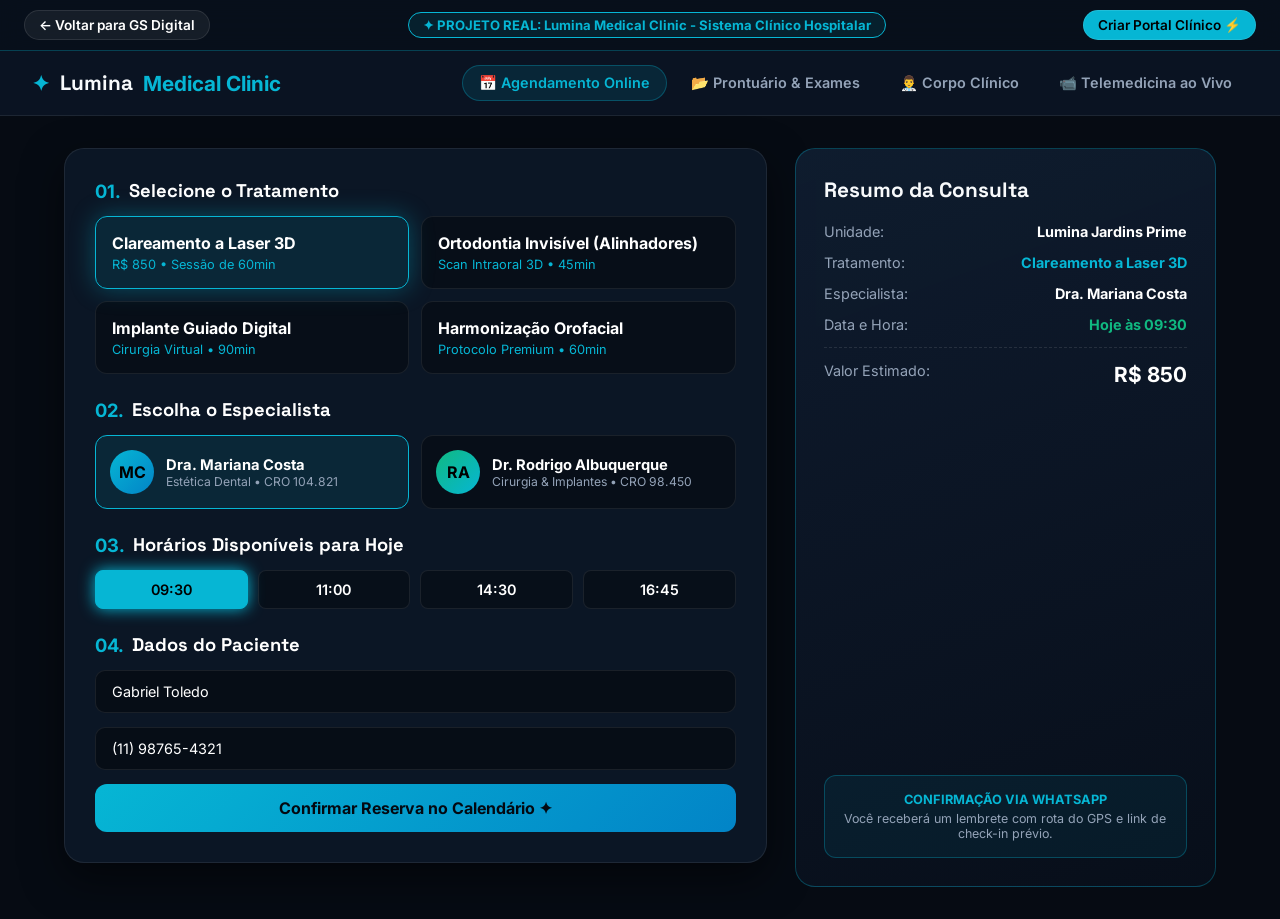
<file: demos/clinic/index.html>
<!DOCTYPE html>
<html lang="pt-BR">
<head>
  <meta charset="UTF-8">
  <meta name="viewport" content="width=device-width, initial-scale=1.0">
  <title>Lumina Medical Clinic | Portal Hospitalar & Prontuário Digital</title>
  <link href="https://fonts.googleapis.com/css2?family=Space+Grotesk:wght@400;500;600;700;800&family=Inter:wght@300;400;500;600;700&display=swap" rel="stylesheet">
  <style>
    :root {
      --bg-dark: #060b13;
      --bg-surface: #0a1322;
      --bg-card: rgba(14, 25, 42, 0.85);
      --teal-primary: #06b6d4;
      --teal-glow: 0 0 25px rgba(6, 182, 212, 0.35);
      --green-status: #10b981;
      --text-main: #f8fafc;
      --text-muted: #94a3b8;
      --border-subtle: rgba(255, 255, 255, 0.08);
      --border-teal: rgba(6, 182, 212, 0.3);
      --radius-md: 14px;
      --radius-lg: 20px;
    }

    * { margin:0; padding:0; box-sizing:border-box; font-family:'Inter', sans-serif; }
    body { background: var(--bg-dark); color: var(--text-main); min-height: 100vh; display: flex; flex-direction: column; overflow-x: hidden; }

    /* Top GS Digital Demo Header */
    .demo-bar {
      background: rgba(8, 16, 28, 0.95);
      border-bottom: 1px solid var(--border-teal);
      padding: 10px 24px;
      display: flex;
      justify-content: space-between;
      align-items: center;
      position: sticky;
      top: 0;
      z-index: 1000;
      backdrop-filter: blur(12px);
    }
    .demo-badge {
      display: inline-flex;
      align-items: center;
      gap: 8px;
      background: rgba(6, 182, 212, 0.1);
      border: 1px solid var(--teal-primary);
      color: var(--teal-primary);
      padding: 4px 14px;
      border-radius: 99px;
      font-size: 0.82rem;
      font-weight: 700;
    }
    .back-btn {
      color: #fff;
      text-decoration: none;
      font-weight: 600;
      font-size: 0.85rem;
      display: flex;
      align-items: center;
      gap: 6px;
      padding: 6px 14px;
      background: rgba(255,255,255,0.06);
      border-radius: 99px;
      border: 1px solid rgba(255,255,255,0.1);
      transition: all 0.2s;
    }
    .back-btn:hover { background: var(--teal-primary); color: #000; }

    /* Layout */
    .clinic-nav {
      background: var(--bg-surface);
      border-bottom: 1px solid var(--border-subtle);
      padding: 14px 32px;
      display: flex;
      justify-content: space-between;
      align-items: center;
      flex-wrap: wrap;
      gap: 16px;
    }
    .clinic-brand { display: flex; align-items: center; gap: 10px; font-family: 'Space Grotesk', sans-serif; font-size: 1.3rem; font-weight: 700; }
    .clinic-brand span { color: var(--teal-primary); }

    .nav-tabs { display: flex; gap: 8px; }
    .tab-btn {
      background: transparent;
      border: none;
      color: var(--text-muted);
      font-size: 0.9rem;
      font-weight: 600;
      padding: 8px 16px;
      border-radius: 99px;
      cursor: pointer;
      transition: all 0.2s;
    }
    .tab-btn:hover { color: #fff; background: rgba(255,255,255,0.04); }
    .tab-btn.active {
      color: var(--teal-primary);
      background: rgba(6, 182, 212, 0.12);
      border: 1px solid var(--border-teal);
    }

    .main-container { max-width: 1200px; margin: 32px auto; padding: 0 24px; width: 100%; flex: 1; }
    .clinic-view { display: none; }
    .clinic-view.active { display: block; animation: fadeIn 0.25s ease; }
    @keyframes fadeIn { from { opacity: 0; transform: translateY(6px); } to { opacity: 1; transform: translateY(0); } }

    .panel-card {
      background: var(--bg-card);
      border: 1px solid var(--border-subtle);
      border-radius: var(--radius-lg);
      padding: 30px;
      margin-bottom: 24px;
      box-shadow: 0 15px 40px rgba(0,0,0,0.5);
    }

    .grid-booking {
      display: grid;
      grid-template-columns: 1.25fr 0.75fr;
      gap: 28px;
    }

    /* Appointment Controls */
    .step-title { font-family: 'Space Grotesk', sans-serif; font-size: 1.15rem; margin-bottom: 14px; color: #fff; display: flex; align-items: center; gap: 8px; }
    .step-title span { color: var(--teal-primary); }

    .service-grid {
      display: grid;
      grid-template-columns: 1fr 1fr;
      gap: 12px;
      margin-bottom: 24px;
    }
    .service-item {
      background: rgba(0,0,0,0.35);
      border: 1px solid var(--border-subtle);
      border-radius: 12px;
      padding: 16px;
      cursor: pointer;
      transition: all 0.2s;
    }
    .service-item:hover { border-color: var(--teal-primary); }
    .service-item.selected {
      border-color: var(--teal-primary);
      background: rgba(6, 182, 212, 0.1);
      box-shadow: var(--teal-glow);
    }

    .doctor-picker {
      display: grid;
      grid-template-columns: 1fr 1fr;
      gap: 12px;
      margin-bottom: 24px;
    }
    .doctor-card {
      background: rgba(0,0,0,0.35);
      border: 1px solid var(--border-subtle);
      border-radius: 12px;
      padding: 14px;
      display: flex;
      align-items: center;
      gap: 12px;
      cursor: pointer;
      transition: all 0.2s;
    }
    .doctor-card.selected {
      border-color: var(--teal-primary);
      background: rgba(6, 182, 212, 0.1);
    }
    .doc-avatar {
      width: 44px;
      height: 44px;
      border-radius: 50%;
      background: linear-gradient(135deg, var(--teal-primary), #0284c7);
      display: flex;
      align-items: center;
      justify-content: center;
      font-weight: 700;
      color: #000;
    }

    .slots-row {
      display: grid;
      grid-template-columns: repeat(4, 1fr);
      gap: 10px;
      margin-bottom: 24px;
    }
    .slot-btn {
      background: rgba(0,0,0,0.3);
      border: 1px solid var(--border-subtle);
      border-radius: 8px;
      padding: 10px;
      color: #fff;
      font-size: 0.9rem;
      font-weight: 600;
      cursor: pointer;
      text-align: center;
      transition: all 0.2s;
    }
    .slot-btn:hover { border-color: var(--teal-primary); }
    .slot-btn.selected {
      background: var(--teal-primary);
      color: #000;
      border-color: var(--teal-primary);
      box-shadow: 0 0 15px var(--teal-primary);
    }

    .form-input {
      width: 100%;
      background: rgba(0,0,0,0.4);
      border: 1px solid var(--border-subtle);
      border-radius: 10px;
      padding: 12px 16px;
      color: #fff;
      font-size: 0.9rem;
      margin-bottom: 14px;
      outline: none;
    }
    .form-input:focus { border-color: var(--teal-primary); }

    .btn-confirm {
      width: 100%;
      background: linear-gradient(135deg, var(--teal-primary) 0%, #0284c7 100%);
      color: #040911;
      border: none;
      padding: 14px;
      border-radius: 12px;
      font-weight: 700;
      font-size: 1rem;
      cursor: pointer;
      transition: all 0.2s;
    }
    .btn-confirm:hover { box-shadow: var(--teal-glow); transform: translateY(-2px); }

    /* Summary Sidebar */
    .summary-box {
      background: linear-gradient(160deg, rgba(16, 30, 50, 0.9), rgba(8, 15, 26, 0.95));
      border: 1px solid var(--border-teal);
      border-radius: var(--radius-lg);
      padding: 28px;
      display: flex;
      flex-direction: column;
      justify-content: space-between;
    }
    .summary-row { display: flex; justify-content: space-between; margin-bottom: 14px; font-size: 0.9rem; color: var(--text-muted); }
    .summary-row strong { color: #fff; }

    /* Records Table */
    .record-table { width: 100%; border-collapse: collapse; text-align: left; font-size: 0.9rem; }
    .record-table th { padding: 12px 14px; color: var(--text-muted); border-bottom: 1px solid var(--border-subtle); }
    .record-table td { padding: 14px; border-bottom: 1px solid rgba(255,255,255,0.04); }

    @media (max-width: 1024px) {
      .grid-booking { grid-template-columns: 1fr; }
      .service-grid, .doctor-picker { grid-template-columns: 1fr; }
    }
  </style>
</head>
<body>

  <!-- Top GS Digital Demo Header -->
  <div class="demo-bar">
    <a href="../../index.html#portfolio" class="back-btn">← Voltar para GS Digital</a>
    <div class="demo-badge">✦ PROJETO REAL: Lumina Medical Clinic - Sistema Clínico Hospitalar</div>
    <a href="../../index.html#simulador" class="back-btn" style="background: var(--teal-primary); color: #000;">Criar Portal Clínico ⚡</a>
  </div>

  <nav class="clinic-nav">
    <div class="clinic-brand">
      <span>✦</span> Lumina <span>Medical Clinic</span>
    </div>

    <div class="nav-tabs">
      <button class="tab-btn active" onclick="switchClinicTab('booking', this)">📅 Agendamento Online</button>
      <button class="tab-btn" onclick="switchClinicTab('records', this)">📂 Prontuário & Exames</button>
      <button class="tab-btn" onclick="switchClinicTab('doctors', this)">👨‍⚕️ Corpo Clínico</button>
      <button class="tab-btn" onclick="switchClinicTab('telemed', this)">📹 Telemedicina ao Vivo</button>
    </div>
  </nav>

  <main class="main-container">

    <!-- ================= 1. BOOKING ================= -->
    <div class="clinic-view active" id="view-booking">
      <div class="grid-booking">
        <div class="panel-card">
          <h2 class="step-title"><span>01.</span> Selecione o Tratamento</h2>
          <div class="service-grid">
            <div class="service-item selected" onclick="chooseProcedure('Clareamento a Laser 3D', 'R$ 850', this)">
              <div style="font-weight: 700; color: #fff;">Clareamento a Laser 3D</div>
              <div style="font-size: 0.8rem; color: var(--teal-primary); margin-top: 4px;">R$ 850 • Sessão de 60min</div>
            </div>
            <div class="service-item" onclick="chooseProcedure('Ortodontia Invisível Scan 3D', 'Avaliação VIP', this)">
              <div style="font-weight: 700; color: #fff;">Ortodontia Invisível (Alinhadores)</div>
              <div style="font-size: 0.8rem; color: var(--teal-primary); margin-top: 4px;">Scan Intraoral 3D • 45min</div>
            </div>
            <div class="service-item" onclick="chooseProcedure('Implante Guiado por Tomografia', 'R$ 2.400', this)">
              <div style="font-weight: 700; color: #fff;">Implante Guiado Digital</div>
              <div style="font-size: 0.8rem; color: var(--teal-primary); margin-top: 4px;">Cirurgia Virtual • 90min</div>
            </div>
            <div class="service-item" onclick="chooseProcedure('Harmonização Orofacial', 'Sob Consulta', this)">
              <div style="font-weight: 700; color: #fff;">Harmonização Orofacial</div>
              <div style="font-size: 0.8rem; color: var(--teal-primary); margin-top: 4px;">Protocolo Premium • 60min</div>
            </div>
          </div>

          <h2 class="step-title"><span>02.</span> Escolha o Especialista</h2>
          <div class="doctor-picker">
            <div class="doctor-card selected" onclick="chooseDoctor('Dra. Mariana Costa', 'Especialista em Estética Dental • CRO-SP 104.821', this)">
              <div class="doc-avatar">MC</div>
              <div>
                <div style="font-weight: 700; color: #fff; font-size: 0.92rem;">Dra. Mariana Costa</div>
                <div style="font-size: 0.76rem; color: var(--text-muted);">Estética Dental • CRO 104.821</div>
              </div>
            </div>

            <div class="doctor-card" onclick="chooseDoctor('Dr. Rodrigo Albuquerque', 'Mestre em Cirurgia & Implantes • CRO-SP 98.450', this)">
              <div class="doc-avatar" style="background: linear-gradient(135deg, #10b981, #06b6d4);">RA</div>
              <div>
                <div style="font-weight: 700; color: #fff; font-size: 0.92rem;">Dr. Rodrigo Albuquerque</div>
                <div style="font-size: 0.76rem; color: var(--text-muted);">Cirurgia & Implantes • CRO 98.450</div>
              </div>
            </div>
          </div>

          <h2 class="step-title"><span>03.</span> Horários Disponíveis para Hoje</h2>
          <div class="slots-row">
            <div class="slot-btn selected" onclick="chooseSlot('09:30', this)">09:30</div>
            <div class="slot-btn" onclick="chooseSlot('11:00', this)">11:00</div>
            <div class="slot-btn" onclick="chooseSlot('14:30', this)">14:30</div>
            <div class="slot-btn" onclick="chooseSlot('16:45', this)">16:45</div>
          </div>

          <h2 class="step-title"><span>04.</span> Dados do Paciente</h2>
          <input type="text" id="patient-name" class="form-input" placeholder="Nome Completo" value="Gabriel Toledo">
          <input type="tel" id="patient-phone" class="form-input" placeholder="WhatsApp" value="(11) 98765-4321">

          <button class="btn-confirm" onclick="finishBooking()">Confirmar Reserva no Calendário ✦</button>
        </div>

        <!-- Summary -->
        <div class="summary-box">
          <div>
            <h3 style="font-family: 'Space Grotesk', sans-serif; font-size: 1.3rem; margin-bottom: 20px;">Resumo da Consulta</h3>
            <div class="summary-row">
              <span>Unidade:</span>
              <strong>Lumina Jardins Prime</strong>
            </div>
            <div class="summary-row">
              <span>Tratamento:</span>
              <strong id="sum-proc" style="color: var(--teal-primary);">Clareamento a Laser 3D</strong>
            </div>
            <div class="summary-row">
              <span>Especialista:</span>
              <strong id="sum-doc">Dra. Mariana Costa</strong>
            </div>
            <div class="summary-row">
              <span>Data e Hora:</span>
              <strong id="sum-time" style="color: var(--green-status);">Hoje às 09:30</strong>
            </div>
            <div class="summary-row" style="border-top: 1px dashed rgba(255,255,255,0.1); padding-top: 14px;">
              <span>Valor Estimado:</span>
              <strong id="sum-val" style="font-size: 1.3rem; color: #fff;">R$ 850</strong>
            </div>
          </div>

          <div style="background: rgba(6, 182, 212, 0.08); border: 1px solid var(--border-teal); border-radius: 12px; padding: 16px; text-align: center; margin-top: 30px;">
            <div style="font-size: 0.8rem; color: var(--teal-primary); font-weight: 700;">CONFIRMAÇÃO VIA WHATSAPP</div>
            <div style="font-size: 0.78rem; color: var(--text-muted); margin-top: 4px;">Você receberá um lembrete com rota do GPS e link de check-in prévio.</div>
          </div>
        </div>
      </div>
    </div>

    <!-- ================= 2. RECORDS & EXAMS ================= -->
    <div class="clinic-view" id="view-records">
      <div class="panel-card">
        <h2 style="font-family: 'Space Grotesk', sans-serif; font-size: 1.4rem; margin-bottom: 18px;">Prontuário Digital do Paciente: Gabriel Toledo</h2>
        <table class="record-table">
          <thead>
            <tr>
              <th>DATA</th>
              <th>ESPECIALIDADE</th>
              <th>MÉDICO RESPONSÁVEL</th>
              <th>DIAGNÓSTICO / PROCEDIMENTO</th>
              <th>DOCUMENTOS & LAUDO</th>
            </tr>
          </thead>
          <tbody>
            <tr>
              <td>12/08/2026</td>
              <td>Ortodontia Digital</td>
              <td>Dra. Mariana Costa</td>
              <td>Escaneamento Intraoral 3D realizado. Alinhador #04 entregue.</td>
              <td><button class="back-btn" style="padding: 4px 12px;" onclick="alert('Baixando Laudo Tomográfico 3D (PDF)...')">Ver Laudo 📄</button></td>
            </tr>
            <tr>
              <td>28/05/2026</td>
              <td>Implantodontia</td>
              <td>Dr. Rodrigo Albuquerque</td>
              <td>Check-up anual de osseointegração. Estrutura 100% íntegra.</td>
              <td><button class="back-btn" style="padding: 4px 12px;" onclick="alert('Baixando Radiografia Panorâmica Digital...')">Radiografia 🔍</button></td>
            </tr>
          </tbody>
        </table>
      </div>
    </div>

    <!-- ================= 3. DOCTORS ================= -->
    <div class="clinic-view" id="view-doctors">
      <div style="display: grid; grid-template-columns: 1fr 1fr; gap: 24px;">
        <div class="panel-card">
          <div style="display: flex; gap: 16px; align-items: center; margin-bottom: 16px;">
            <div class="doc-avatar" style="width: 60px; height: 60px; font-size: 1.3rem;">MC</div>
            <div>
              <h3 style="font-family: 'Space Grotesk', sans-serif; font-size: 1.2rem;">Dra. Mariana Costa</h3>
              <p style="color: var(--teal-primary); font-size: 0.85rem;">CRO-SP 104.821 • Especialista em Estética & Lentes de Contato</p>
            </div>
          </div>
          <p style="font-size: 0.88rem; color: var(--text-muted); line-height: 1.6;">
            Graduada e Pós-Graduada pela USP com mais de 12 anos de experiência em reabilitação oral e estética do sorriso por escaneamento tridimensional.
          </p>
        </div>

        <div class="panel-card">
          <div style="display: flex; gap: 16px; align-items: center; margin-bottom: 16px;">
            <div class="doc-avatar" style="width: 60px; height: 60px; font-size: 1.3rem; background: linear-gradient(135deg, #10b981, #06b6d4);">RA</div>
            <div>
              <h3 style="font-family: 'Space Grotesk', sans-serif; font-size: 1.2rem;">Dr. Rodrigo Albuquerque</h3>
              <p style="color: var(--teal-primary); font-size: 0.85rem;">CRO-SP 98.450 • Mestre em Cirurgia Bucomaxilofacial & Implantes</p>
            </div>
          </div>
          <p style="font-size: 0.88rem; color: var(--text-muted); line-height: 1.6;">
            Pioneiro em cirurgias guiadas por computador e regeneração tecidual avançada. Membro da International Team for Implantology (ITI).
          </p>
        </div>
      </div>
    </div>

    <!-- ================= 4. TELEMEDICINE ================= -->
    <div class="clinic-view" id="view-telemed">
      <div class="panel-card" style="text-align: center; padding: 40px 20px;">
        <div style="font-size: 3rem; margin-bottom: 10px;">📹</div>
        <h2 style="font-family: 'Space Grotesk', sans-serif; font-size: 1.6rem; margin-bottom: 8px;">Sala Virtual de Telemedicina</h2>
        <p style="color: var(--text-muted); font-size: 0.95rem; max-width: 500px; margin: 0 auto 24px;">
          Conecte-se com o médico plantonista em tempo real com áudio e vídeo de alta definição criptografados.
        </p>

        <div style="background: #02050a; border: 1px solid var(--border-teal); border-radius: 16px; max-width: 600px; height: 320px; margin: 0 auto 20px; display: flex; align-items: center; justify-content: center; position: relative;">
          <div style="text-align: center;">
            <div style="font-size: 1.5rem; color: var(--teal-primary); margin-bottom: 8px;">● Conexão Segura Estabelecida</div>
            <div style="font-size: 0.85rem; color: var(--text-muted);">Dra. Mariana Costa está na sala aguardando você.</div>
          </div>
        </div>

        <button class="btn-confirm" style="max-width: 320px; margin: 0 auto;" onclick="alert('Iniciando transmissão de áudio e vídeo criptografada...')">Entrar na Chamada de Vídeo ✦</button>
      </div>
    </div>

  </main>

  <script>
    let currentProc = 'Clareamento a Laser 3D';
    let currentVal = 'R$ 850';
    let currentDoc = 'Dra. Mariana Costa';
    let currentSlot = '09:30';

    function switchClinicTab(tabId, btn) {
      document.querySelectorAll('.tab-btn').forEach(b => b.classList.remove('active'));
      document.querySelectorAll('.clinic-view').forEach(v => v.classList.remove('active'));
      btn.classList.add('active');
      document.getElementById('view-' + tabId).classList.add('active');
    }

    function chooseProcedure(name, val, el) {
      document.querySelectorAll('.service-item').forEach(i => i.classList.remove('selected'));
      el.classList.add('selected');
      currentProc = name;
      currentVal = val;
      document.getElementById('sum-proc').textContent = currentProc;
      document.getElementById('sum-val').textContent = currentVal;
    }

    function chooseDoctor(name, bio, el) {
      document.querySelectorAll('.doctor-card').forEach(d => d.classList.remove('selected'));
      el.classList.add('selected');
      currentDoc = name;
      document.getElementById('sum-doc').textContent = currentDoc;
    }

    function chooseSlot(slot, el) {
      document.querySelectorAll('.slot-btn').forEach(s => s.classList.remove('selected'));
      el.classList.add('selected');
      currentSlot = slot;
      document.getElementById('sum-time').textContent = `Hoje às ${currentSlot}`;
    }

    function finishBooking() {
      const patient = document.getElementById('patient-name').value || 'Gabriel Toledo';
      alert(`Consulta confirmada com sucesso!\n\nPaciente: ${patient}\nProcedimento: ${currentProc}\nProfissional: ${currentDoc}\nHorário: Hoje às ${currentSlot}\n\nO comprovante foi enviado para o seu WhatsApp!`);
    }
  </script>
</body>
</html>
</file>
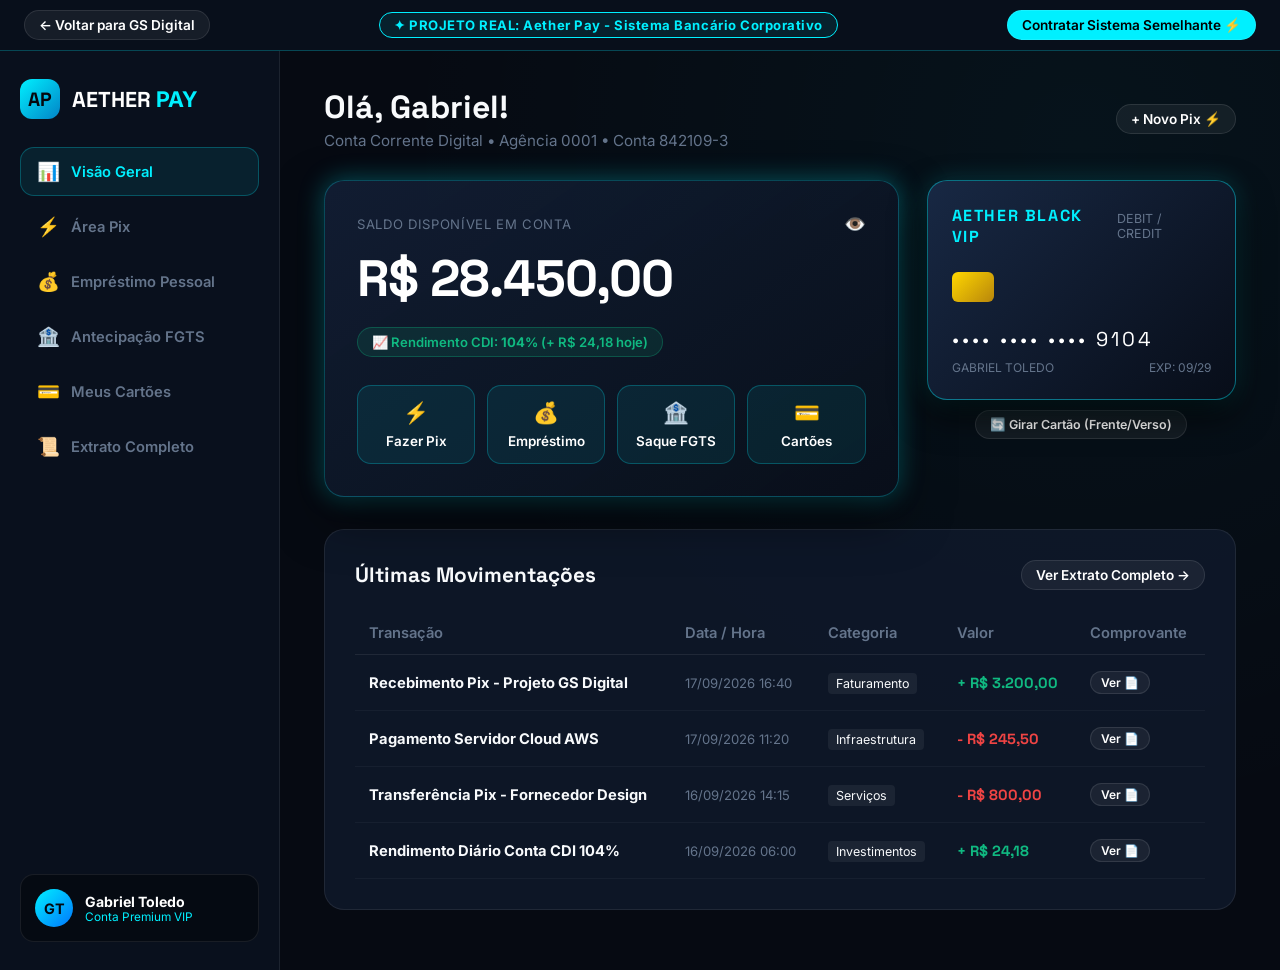
<file: demos/fintech/index.html>
<!DOCTYPE html>
<html lang="pt-BR">
<head>
  <meta charset="UTF-8">
  <meta name="viewport" content="width=device-width, initial-scale=1.0">
  <title>Aether Pay | Sistema Bancário & Carteira Digital Corporativa</title>
  <link href="https://fonts.googleapis.com/css2?family=Space+Grotesk:wght@400;500;600;700;800&family=Inter:wght@300;400;500;600;700&family=JetBrains+Mono:wght@400;500;600&display=swap" rel="stylesheet">
  <style>
    :root {
      --bg-dark: #060a12;
      --bg-sidebar: #09101d;
      --bg-surface: #0e1726;
      --bg-card: rgba(18, 28, 48, 0.7);
      --bg-card-hover: rgba(24, 38, 64, 0.85);
      
      --cyan-neon: #00f0ff;
      --cyan-glow: 0 0 25px rgba(0, 240, 255, 0.35);
      --cyan-subtle: rgba(0, 240, 255, 0.08);
      --blue-accent: #0284c7;
      --green-cash: #10b981;
      --red-alert: #ef4444;
      --gold-vip: #f59e0b;

      --text-main: #f8fafc;
      --text-secondary: #cbd5e1;
      --text-muted: #64748b;
      --border-subtle: rgba(255, 255, 255, 0.08);
      --border-cyan: rgba(0, 240, 255, 0.25);
      
      --radius-sm: 8px;
      --radius-md: 14px;
      --radius-lg: 20px;
    }

    * { margin:0; padding:0; box-sizing:border-box; font-family:'Inter', sans-serif; }
    body { background: var(--bg-dark); color: var(--text-main); min-height: 100vh; display: flex; flex-direction: column; overflow-x: hidden; }

    /* Top GS Digital Demo Header */
    .demo-bar {
      background: rgba(9, 16, 29, 0.95);
      border-bottom: 1px solid var(--border-cyan);
      padding: 10px 24px;
      display: flex;
      justify-content: space-between;
      align-items: center;
      position: sticky;
      top: 0;
      z-index: 1000;
      backdrop-filter: blur(12px);
    }
    .demo-badge {
      display: inline-flex;
      align-items: center;
      gap: 8px;
      background: var(--cyan-subtle);
      border: 1px solid var(--cyan-neon);
      color: var(--cyan-neon);
      padding: 4px 14px;
      border-radius: 99px;
      font-size: 0.82rem;
      font-weight: 700;
      letter-spacing: 0.04em;
    }
    .back-btn {
      color: #fff;
      text-decoration: none;
      font-weight: 600;
      font-size: 0.85rem;
      display: flex;
      align-items: center;
      gap: 6px;
      padding: 6px 14px;
      background: rgba(255,255,255,0.06);
      border-radius: 99px;
      border: 1px solid rgba(255,255,255,0.1);
      transition: all 0.2s;
    }
    .back-btn:hover { background: var(--cyan-neon); color: #000; }

    /* Layout Structure */
    .app-layout { display: flex; flex: 1; }

    /* Sidebar Navigation */
    .sidebar {
      width: 280px;
      background: var(--bg-sidebar);
      border-right: 1px solid var(--border-subtle);
      padding: 28px 20px;
      display: flex;
      flex-direction: column;
      gap: 28px;
    }
    .brand-box {
      display: flex;
      align-items: center;
      gap: 12px;
    }
    .brand-icon {
      width: 40px;
      height: 40px;
      border-radius: 12px;
      background: linear-gradient(135deg, var(--cyan-neon), var(--blue-accent));
      display: flex;
      align-items: center;
      justify-content: center;
      color: #05080e;
      font-family: 'Space Grotesk', sans-serif;
      font-weight: 800;
      font-size: 1.2rem;
    }
    .brand-title {
      font-family: 'Space Grotesk', sans-serif;
      font-size: 1.35rem;
      font-weight: 700;
      color: #fff;
    }
    .brand-title span { color: var(--cyan-neon); }

    .nav-menu { list-style: none; display: flex; flex-direction: column; gap: 6px; }
    .nav-item {
      padding: 12px 16px;
      border-radius: var(--radius-md);
      cursor: pointer;
      color: var(--text-muted);
      font-weight: 600;
      font-size: 0.92rem;
      display: flex;
      align-items: center;
      gap: 12px;
      transition: all 0.2s;
      border: 1px solid transparent;
    }
    .nav-item:hover { color: #fff; background: rgba(255,255,255,0.04); }
    .nav-item.active {
      background: var(--cyan-subtle);
      color: var(--cyan-neon);
      border-color: var(--border-cyan);
    }
    .nav-icon { font-size: 1.15rem; width: 22px; text-align: center; }

    /* User Profile Chip */
    .user-chip {
      margin-top: auto;
      background: rgba(0,0,0,0.35);
      border: 1px solid var(--border-subtle);
      border-radius: var(--radius-md);
      padding: 14px;
      display: flex;
      align-items: center;
      gap: 12px;
    }
    .avatar {
      width: 38px;
      height: 38px;
      border-radius: 50%;
      background: linear-gradient(135deg, var(--cyan-neon), #0077fe);
      display: flex;
      align-items: center;
      justify-content: center;
      font-weight: 700;
      color: #030811;
      font-size: 0.9rem;
    }
    .user-info h5 { font-size: 0.88rem; color: #fff; }
    .user-info p { font-size: 0.74rem; color: var(--cyan-neon); }

    /* Main Content Area */
    .main-content {
      flex: 1;
      padding: 36px 44px;
      overflow-y: auto;
      background: radial-gradient(circle at 80% 10%, rgba(0, 240, 255, 0.04) 0%, transparent 60%);
    }

    /* Views (Tabs) */
    .view-pane { display: none; }
    .view-pane.active { display: block; animation: fadeIn 0.3s ease; }
    @keyframes fadeIn { from { opacity: 0; transform: translateY(8px); } to { opacity: 1; transform: translateY(0); } }

    /* Header Bar */
    .view-header {
      display: flex;
      justify-content: space-between;
      align-items: center;
      margin-bottom: 30px;
    }
    .view-title { font-family: 'Space Grotesk', sans-serif; font-size: 2rem; font-weight: 700; }
    .view-subtitle { color: var(--text-muted); font-size: 0.95rem; margin-top: 4px; }

    /* Dashboard Cards Grid */
    .overview-grid {
      display: grid;
      grid-template-columns: 1.3fr 0.7fr;
      gap: 28px;
      margin-bottom: 32px;
    }

    .balance-card {
      background: linear-gradient(145deg, rgba(20, 34, 58, 0.8), rgba(9, 15, 26, 0.95));
      border: 1px solid var(--border-cyan);
      border-radius: var(--radius-lg);
      padding: 32px;
      box-shadow: 0 20px 50px rgba(0,0,0,0.5), var(--cyan-glow);
      display: flex;
      flex-direction: column;
      justify-content: space-between;
      position: relative;
    }
    .balance-header { display: flex; justify-content: space-between; align-items: center; }
    .balance-tag { font-size: 0.82rem; color: var(--text-muted); text-transform: uppercase; letter-spacing: 0.05em; }
    .eye-toggle { background: transparent; border: none; color: var(--text-muted); cursor: pointer; font-size: 1.1rem; }
    .eye-toggle:hover { color: var(--cyan-neon); }

    .balance-amount {
      font-family: 'Space Grotesk', sans-serif;
      font-size: 3.2rem;
      font-weight: 800;
      color: #fff;
      margin: 12px 0 16px;
      letter-spacing: -0.02em;
    }
    .yield-badge {
      display: inline-flex;
      align-items: center;
      gap: 6px;
      background: rgba(16, 185, 129, 0.12);
      border: 1px solid rgba(16, 185, 129, 0.3);
      color: var(--green-cash);
      padding: 6px 14px;
      border-radius: 99px;
      font-size: 0.82rem;
      font-weight: 600;
      width: fit-content;
    }

    .quick-actions-bar {
      display: grid;
      grid-template-columns: repeat(4, 1fr);
      gap: 12px;
      margin-top: 28px;
    }
    .quick-btn {
      background: rgba(0, 240, 255, 0.08);
      border: 1px solid rgba(0, 240, 255, 0.25);
      border-radius: var(--radius-md);
      padding: 14px 10px;
      display: flex;
      flex-direction: column;
      align-items: center;
      gap: 8px;
      color: #fff;
      font-size: 0.84rem;
      font-weight: 600;
      cursor: pointer;
      transition: all 0.2s;
    }
    .quick-btn:hover {
      background: var(--cyan-neon);
      color: #030811;
      box-shadow: 0 0 20px var(--cyan-neon);
      transform: translateY(-2px);
    }
    .quick-icon { font-size: 1.3rem; }

    /* 3D Holographic Card */
    .card-scene {
      perspective: 1000px;
      height: 220px;
    }
    .card-object {
      width: 100%;
      height: 100%;
      position: relative;
      transform-style: preserve-3d;
      transition: transform 0.6s cubic-bezier(0.16, 1, 0.3, 1);
      border-radius: var(--radius-lg);
      cursor: pointer;
    }
    .card-object.flipped { transform: rotateY(180deg); }
    .card-face {
      position: absolute;
      inset: 0;
      backface-visibility: hidden;
      border-radius: var(--radius-lg);
      padding: 24px;
      display: flex;
      flex-direction: column;
      justify-content: space-between;
      border: 1px solid rgba(0, 240, 255, 0.4);
      box-shadow: 0 15px 35px rgba(0,0,0,0.7), 0 0 25px rgba(0, 240, 255, 0.2);
    }
    .card-front {
      background: linear-gradient(135deg, rgba(25, 42, 70, 0.95), rgba(8, 14, 25, 0.95));
    }
    .card-back {
      background: linear-gradient(135deg, rgba(14, 24, 42, 0.95), rgba(5, 9, 16, 0.95));
      transform: rotateY(180deg);
    }
    .card-magnetic { height: 38px; background: #000; margin: 6px -24px 14px; }
    .card-chip { width: 42px; height: 30px; background: linear-gradient(135deg, #ffd700, #b8860b); border-radius: 6px; }
    .card-num { font-family: 'Space Grotesk', monospace; font-size: 1.25rem; letter-spacing: 0.15em; color: #fff; }

    /* Generic Panels */
    .panel-box {
      background: var(--bg-card);
      border: 1px solid var(--border-subtle);
      border-radius: var(--radius-lg);
      padding: 30px;
      margin-bottom: 24px;
    }
    .panel-header { display: flex; justify-content: space-between; align-items: center; margin-bottom: 22px; }
    .panel-title { font-family: 'Space Grotesk', sans-serif; font-size: 1.3rem; }

    /* Form & Sliders */
    .input-group { margin-bottom: 20px; }
    .input-label { display: flex; justify-content: space-between; font-size: 0.88rem; color: var(--text-muted); margin-bottom: 8px; font-weight: 500; }
    .input-label strong { color: #fff; font-family: 'Space Grotesk', sans-serif; }
    .form-input {
      width: 100%;
      background: rgba(0,0,0,0.4);
      border: 1px solid var(--border-subtle);
      border-radius: var(--radius-md);
      padding: 14px 18px;
      color: #fff;
      font-size: 0.95rem;
      outline: none;
      transition: border-color 0.2s;
    }
    .form-input:focus { border-color: var(--cyan-neon); box-shadow: 0 0 15px rgba(0, 240, 255, 0.25); }

    .range-slider {
      width: 100%;
      height: 8px;
      border-radius: 99px;
      background: rgba(255,255,255,0.1);
      outline: none;
      -webkit-appearance: none;
      margin: 10px 0;
    }
    .range-slider::-webkit-slider-thumb {
      -webkit-appearance: none;
      width: 22px;
      height: 22px;
      border-radius: 50%;
      background: var(--cyan-neon);
      cursor: pointer;
      box-shadow: 0 0 15px var(--cyan-neon);
    }

    /* Primary Action Button */
    .btn-action {
      display: inline-flex;
      align-items: center;
      justify-content: center;
      gap: 10px;
      background: linear-gradient(135deg, var(--cyan-neon) 0%, var(--blue-accent) 100%);
      color: #030811;
      border: none;
      border-radius: var(--radius-md);
      padding: 14px 28px;
      font-family: 'Space Grotesk', sans-serif;
      font-weight: 700;
      font-size: 1rem;
      cursor: pointer;
      transition: all 0.2s;
      width: 100%;
    }
    .btn-action:hover {
      box-shadow: 0 0 25px var(--cyan-neon);
      transform: translateY(-2px);
      color: #000;
    }

    /* Simulation Results Box */
    .sim-result-box {
      background: rgba(0,0,0,0.4);
      border: 1px solid var(--border-cyan);
      border-radius: var(--radius-md);
      padding: 20px;
      margin: 20px 0;
      display: grid;
      grid-template-columns: repeat(3, 1fr);
      gap: 16px;
      text-align: center;
    }
    .sim-stat-label { font-size: 0.78rem; color: var(--text-muted); text-transform: uppercase; margin-bottom: 4px; }
    .sim-stat-value { font-family: 'Space Grotesk', sans-serif; font-size: 1.4rem; font-weight: 700; color: #fff; }

    /* Transactions Table */
    .tx-table { width: 100%; border-collapse: collapse; text-align: left; font-size: 0.92rem; }
    .tx-table th { padding: 12px 14px; color: var(--text-muted); border-bottom: 1px solid var(--border-subtle); font-weight: 600; }
    .tx-table td { padding: 16px 14px; border-bottom: 1px solid rgba(255,255,255,0.04); }
    .tx-val { font-family: 'Space Grotesk', sans-serif; font-weight: 700; }
    .tx-in { color: var(--green-cash); }
    .tx-out { color: var(--red-alert); }

    /* Receipt Modal */
    .modal-overlay {
      position: fixed;
      inset: 0;
      background: rgba(2, 5, 10, 0.85);
      backdrop-filter: blur(12px);
      display: none;
      align-items: center;
      justify-content: center;
      padding: 24px;
      z-index: 2000;
    }
    .modal-receipt {
      background: #0c1422;
      border: 1px solid var(--border-cyan);
      border-radius: var(--radius-lg);
      max-width: 480px;
      width: 100%;
      padding: 34px;
      box-shadow: 0 25px 60px rgba(0,0,0,0.8), var(--cyan-glow);
      text-align: center;
    }
    .receipt-header { border-bottom: 1px dashed rgba(255,255,255,0.15); padding-bottom: 18px; margin-bottom: 20px; }
    .receipt-details { text-align: left; font-size: 0.88rem; line-height: 1.8; margin-bottom: 24px; }
    .receipt-row { display: flex; justify-content: space-between; border-bottom: 1px solid rgba(255,255,255,0.04); padding: 4px 0; }
    .receipt-row span { color: var(--text-muted); }
    .receipt-row strong { color: #fff; }

    @media (max-width: 1024px) {
      .app-layout { flex-direction: column; }
      .sidebar { width: 100%; }
      .overview-grid { grid-template-columns: 1fr; }
    }
  </style>
</head>
<body>

  <!-- Top GS Digital Demo Header -->
  <div class="demo-bar">
    <a href="../../index.html#portfolio" class="back-btn">← Voltar para GS Digital</a>
    <div class="demo-badge">✦ PROJETO REAL: Aether Pay - Sistema Bancário Corporativo</div>
    <a href="../../index.html#simulador" class="back-btn" style="background: var(--cyan-neon); color: #000;">Contratar Sistema Semelhante ⚡</a>
  </div>

  <div class="app-layout">
    <!-- Sidebar -->
    <aside class="sidebar">
      <div class="brand-box">
        <div class="brand-icon">AP</div>
        <div class="brand-title">AETHER <span>PAY</span></div>
      </div>

      <ul class="nav-menu">
        <li class="nav-item active" onclick="switchFintechView('dashboard', this)">
          <span class="nav-icon">📊</span>
          <span>Visão Geral</span>
        </li>
        <li class="nav-item" onclick="switchFintechView('pix', this)">
          <span class="nav-icon">⚡</span>
          <span>Área Pix</span>
        </li>
        <li class="nav-item" onclick="switchFintechView('emprestimo', this)">
          <span class="nav-icon">💰</span>
          <span>Empréstimo Pessoal</span>
        </li>
        <li class="nav-item" onclick="switchFintechView('fgts', this)">
          <span class="nav-icon">🏦</span>
          <span>Antecipação FGTS</span>
        </li>
        <li class="nav-item" onclick="switchFintechView('cartoes', this)">
          <span class="nav-icon">💳</span>
          <span>Meus Cartões</span>
        </li>
        <li class="nav-item" onclick="switchFintechView('extrato', this)">
          <span class="nav-icon">📜</span>
          <span>Extrato Completo</span>
        </li>
      </ul>

      <div class="user-chip">
        <div class="avatar">GT</div>
        <div class="user-info">
          <h5>Gabriel Toledo</h5>
          <p>Conta Premium VIP</p>
        </div>
      </div>
    </aside>

    <!-- Main Views Content -->
    <main class="main-content">

      <!-- ================= 1. DASHBOARD ================= -->
      <div class="view-pane active" id="view-dashboard">
        <div class="view-header">
          <div>
            <h1 class="view-title">Olá, Gabriel!</h1>
            <p class="view-subtitle">Conta Corrente Digital • Agência 0001 • Conta 842109-3</p>
          </div>
          <div style="display: flex; gap: 10px;">
            <button class="back-btn" onclick="switchFintechView('pix', document.querySelectorAll('.nav-item')[1])">+ Novo Pix ⚡</button>
          </div>
        </div>

        <div class="overview-grid">
          <!-- Balance -->
          <div class="balance-card">
            <div>
              <div class="balance-header">
                <span class="balance-tag">Saldo Disponível em Conta</span>
                <button class="eye-toggle" onclick="toggleBalanceVisibility()" id="btn-eye" title="Ocultar Saldo">👁️</button>
              </div>
              <div class="balance-amount" id="dash-balance">R$ 28.450,00</div>
              <div class="yield-badge">
                <span>📈 Rendimento CDI: <strong>104%</strong> (+ R$ 24,18 hoje)</span>
              </div>
            </div>

            <div class="quick-actions-bar">
              <div class="quick-btn" onclick="switchFintechView('pix', document.querySelectorAll('.nav-item')[1])">
                <span class="quick-icon">⚡</span>
                <span>Fazer Pix</span>
              </div>
              <div class="quick-btn" onclick="switchFintechView('emprestimo', document.querySelectorAll('.nav-item')[2])">
                <span class="quick-icon">💰</span>
                <span>Empréstimo</span>
              </div>
              <div class="quick-btn" onclick="switchFintechView('fgts', document.querySelectorAll('.nav-item')[3])">
                <span class="quick-icon">🏦</span>
                <span>Saque FGTS</span>
              </div>
              <div class="quick-btn" onclick="switchFintechView('cartoes', document.querySelectorAll('.nav-item')[4])">
                <span class="quick-icon">💳</span>
                <span>Cartões</span>
              </div>
            </div>
          </div>

          <!-- 3D Card Scene -->
          <div>
            <div class="card-scene">
              <div class="card-object" id="dash-holo-card" onclick="flipDashCard()">
                <div class="card-face card-front">
                  <div style="display: flex; justify-content: space-between; align-items: center;">
                    <span style="font-family: 'Space Grotesk', sans-serif; font-weight: 700; color: var(--cyan-neon); letter-spacing: 0.1em;">AETHER BLACK VIP</span>
                    <span style="font-size: 0.78rem; color: var(--text-muted);">DEBIT / CREDIT</span>
                  </div>
                  <div class="card-chip"></div>
                  <div>
                    <div class="card-num" id="dash-card-num">•••• •••• •••• 9104</div>
                    <div style="display: flex; justify-content: space-between; margin-top: 8px; font-size: 0.75rem; color: var(--text-muted);">
                      <span>GABRIEL TOLEDO</span>
                      <span>EXP: 09/29</span>
                    </div>
                  </div>
                </div>
                <div class="card-face card-back">
                  <div class="card-magnetic"></div>
                  <div style="display: flex; justify-content: flex-end; align-items: center; gap: 8px;">
                    <span style="font-size: 0.75rem; color: var(--text-muted);">CVV:</span>
                    <span style="background: #fff; color: #000; padding: 2px 8px; font-weight: 700; border-radius: 4px;">932</span>
                  </div>
                  <div style="font-size: 0.72rem; color: var(--text-muted); text-align: center;">Protegido por Tokenização Quântica GS Digital.</div>
                </div>
              </div>
            </div>
            <div style="text-align: center; margin-top: 10px;">
              <button class="back-btn" onclick="flipDashCard()" style="margin: 0 auto; font-size: 0.78rem;">🔄 Girar Cartão (Frente/Verso)</button>
            </div>
          </div>
        </div>

        <!-- Recent Statement Sample -->
        <div class="panel-box">
          <div class="panel-header">
            <h2 class="panel-title">Últimas Movimentações</h2>
            <button class="back-btn" onclick="switchFintechView('extrato', document.querySelectorAll('.nav-item')[5])">Ver Extrato Completo →</button>
          </div>

          <table class="tx-table">
            <thead>
              <tr>
                <th>Transação</th>
                <th>Data / Hora</th>
                <th>Categoria</th>
                <th>Valor</th>
                <th>Comprovante</th>
              </tr>
            </thead>
            <tbody id="dash-tx-tbody">
              <!-- Dynamically populated -->
            </tbody>
          </table>
        </div>
      </div>

      <!-- ================= 2. ÁREA PIX ================= -->
      <div class="view-pane" id="view-pix">
        <div class="view-header">
          <div>
            <h1 class="view-title">Área Pix ⚡</h1>
            <p class="view-subtitle">Pagamentos instantâneos 24 horas por dia com liquidação em segundos.</p>
          </div>
        </div>

        <div style="display: grid; grid-template-columns: 1fr 1fr; gap: 28px;">
          <!-- Transfer Form -->
          <div class="panel-box">
            <h2 class="panel-title" style="margin-bottom: 20px;">Enviar Transferência Pix</h2>

            <div class="input-group">
              <label class="input-label">Tipo de Chave Pix</label>
              <select class="form-input" id="pix-type-select">
                <option value="CPF / CNPJ">CPF / CNPJ</option>
                <option value="E-mail">E-mail</option>
                <option value="Telefone Celular">Telefone Celular</option>
                <option value="Chave Aleatória (EVP)">Chave Aleatória (EVP)</option>
              </select>
            </div>

            <div class="input-group">
              <label class="input-label">Chave de Destino</label>
              <input type="text" class="form-input" id="pix-target-key" placeholder="Digite a chave..." value="pix@gsdigital.com.br">
            </div>

            <div class="input-group">
              <label class="input-label">Nome do Favorecido</label>
              <input type="text" class="form-input" id="pix-target-name" placeholder="Nome completo" value="GS Digital Serviços Tecnológicos">
            </div>

            <div class="input-group">
              <label class="input-label">Valor a Transferir (R$)</label>
              <input type="number" class="form-input" id="pix-send-amount" placeholder="0,00" value="450.00" style="font-size: 1.4rem; font-weight: 700; color: var(--cyan-neon);">
            </div>

            <button class="btn-action" onclick="executePixTransfer()">Confirmar e Transferir Pix ✦</button>
          </div>

          <!-- Receive & Keys Info -->
          <div class="panel-box">
            <h2 class="panel-title" style="margin-bottom: 20px;">Minhas Chaves Cadastradas</h2>
            
            <div style="display: flex; flex-direction: column; gap: 14px; margin-bottom: 24px;">
              <div style="background: rgba(0,0,0,0.3); border: 1px solid var(--border-subtle); padding: 14px; border-radius: 12px; display: flex; justify-content: space-between; align-items: center;">
                <div>
                  <div style="font-weight: 600; font-size: 0.9rem;">CPF</div>
                  <div style="color: var(--cyan-neon); font-size: 0.82rem; font-family: monospace;">***.482.918-**</div>
                </div>
                <span style="color: #10b981; font-size: 0.78rem;">Ativa</span>
              </div>

              <div style="background: rgba(0,0,0,0.3); border: 1px solid var(--border-subtle); padding: 14px; border-radius: 12px; display: flex; justify-content: space-between; align-items: center;">
                <div>
                  <div style="font-weight: 600; font-size: 0.9rem;">E-mail Corporativo</div>
                  <div style="color: var(--cyan-neon); font-size: 0.82rem; font-family: monospace;">gabriel@aetherpay.com.br</div>
                </div>
                <span style="color: #10b981; font-size: 0.78rem;">Ativa</span>
              </div>
            </div>

            <button class="back-btn" style="width: 100%; justify-content: center; padding: 12px;" onclick="alert('Chave aleatória gerada com sucesso e vinculada à conta!')">+ Cadastrar Nova Chave</button>
          </div>
        </div>
      </div>

      <!-- ================= 3. EMPRÉSTIMOS ================= -->
      <div class="view-pane" id="view-emprestimo">
        <div class="view-header">
          <div>
            <h1 class="view-title">Empréstimo Pessoal Aether Crédito</h1>
            <p class="view-subtitle">Dinheiro na conta na hora com taxas reduzidas a partir de 1,49% ao mês.</p>
          </div>
          <div style="background: rgba(245, 158, 11, 0.12); border: 1px solid var(--gold-vip); color: var(--gold-vip); padding: 8px 16px; border-radius: 99px; font-weight: 700; font-size: 0.88rem;">
            ★ Limite Pré-Aprovado: R$ 35.000,00
          </div>
        </div>

        <div style="display: grid; grid-template-columns: 1.2fr 0.8fr; gap: 28px;">
          <!-- Simulator Form -->
          <div class="panel-box">
            <h2 class="panel-title" style="margin-bottom: 22px;">Simule as Condições</h2>

            <div class="input-group">
              <div class="input-label">
                <span>Valor Desejado:</span>
                <strong id="loan-amount-label">R$ 15.000</strong>
              </div>
              <input type="range" class="range-slider" id="loan-slider-amount" min="1000" max="35000" step="500" value="15000" oninput="calculateLoan()">
            </div>

            <div class="input-group">
              <div class="input-label">
                <span>Número de Parcelas:</span>
                <strong id="loan-months-label">24x</strong>
              </div>
              <input type="range" class="range-slider" id="loan-slider-months" min="6" max="48" step="6" value="24" oninput="calculateLoan()">
            </div>

            <div class="sim-result-box">
              <div>
                <div class="sim-stat-label">Valor da Parcela</div>
                <div class="sim-stat-value" id="loan-installment-val" style="color: var(--cyan-neon);">R$ 748,50</div>
              </div>
              <div>
                <div class="sim-stat-label">Taxa Mensal</div>
                <div class="sim-stat-value" style="color: #10b981;">1,49% a.m.</div>
              </div>
              <div>
                <div class="sim-stat-label">Total a Pagar</div>
                <div class="sim-stat-value" id="loan-total-val">R$ 17.964</div>
              </div>
            </div>

            <button class="btn-action" onclick="contractLoan()">Contratar e Creditar no Saldo Agora ✦</button>
            <p style="font-size: 0.78rem; color: var(--text-muted); text-align: center; margin-top: 10px;">
              Primeira parcela com carência de até 60 dias. Sujeito à análise regulatória do Banco Central.
            </p>
          </div>

          <!-- Benefits Card -->
          <div class="panel-box" style="display: flex; flex-direction: column; justify-content: space-between;">
            <div>
              <h2 class="panel-title" style="margin-bottom: 16px;">Vantagens Aether Crédito</h2>
              <ul style="list-style: none; display: flex; flex-direction: column; gap: 14px; font-size: 0.9rem; color: var(--text-secondary);">
                <li>✓ <strong>Sem burocracia:</strong> Contratação 100% digital em 1 clique.</li>
                <li>✓ <strong>Depósito instantâneo:</strong> O dinheiro entra direto no seu saldo da conta corrente.</li>
                <li>✓ <strong>Débito automático suave:</strong> Escolha a data de vencimento da fatura.</li>
                <li>✓ <strong>Desconto na antecipação:</strong> Abata juros ao pagar parcelas adiantadas.</li>
              </ul>
            </div>

            <div style="background: rgba(0, 240, 255, 0.06); border: 1px solid var(--border-cyan); border-radius: 12px; padding: 16px; text-align: center; margin-top: 20px;">
              <span style="font-size: 0.8rem; color: var(--cyan-neon); font-weight: 700;">CONTRATAÇÃO GARANTIDA</span>
              <p style="font-size: 0.78rem; color: var(--text-muted); margin-top: 4px;">Valores simulados reais com atualização imediata no extrato bancário.</p>
            </div>
          </div>
        </div>
      </div>

      <!-- ================= 4. ANTECIPAÇÃO FGTS ================= -->
      <div class="view-pane" id="view-fgts">
        <div class="view-header">
          <div>
            <h1 class="view-title">Antecipação do Saque-Aniversário FGTS</h1>
            <p class="view-subtitle">Receba até 7 anos do seu FGTS retido hoje mesmo sem comprometer sua renda mensal.</p>
          </div>
        </div>

        <div style="display: grid; grid-template-columns: 1.2fr 0.8fr; gap: 28px;">
          <div class="panel-box">
            <h2 class="panel-title" style="margin-bottom: 20px;">Simulador de Liberação do FGTS</h2>

            <div class="input-group">
              <label class="input-label">Saldo Total Retido no FGTS (Consulta CEF)</label>
              <input type="text" class="form-input" id="fgts-total-balance" value="R$ 24.800,00" readonly style="color: #10b981; font-weight: 700; font-size: 1.2rem;">
            </div>

            <div class="input-group">
              <div class="input-label">
                <span>Quantas Parcelas Anuais Deseja Antecipar?</span>
                <strong id="fgts-years-label">5 Anos</strong>
              </div>
              <input type="range" class="range-slider" id="fgts-slider" min="1" max="7" step="1" value="5" oninput="calculateFgts()">
            </div>

            <div class="sim-result-box">
              <div>
                <div class="sim-stat-label">Valor Liberado na Hora</div>
                <div class="sim-stat-value" id="fgts-cash-val" style="color: var(--cyan-neon);">R$ 14.280,00</div>
              </div>
              <div>
                <div class="sim-stat-label">Taxa Fixa</div>
                <div class="sim-stat-value" style="color: #10b981;">1,29% a.m.</div>
              </div>
              <div>
                <div class="sim-stat-label">Desconto das Parcelas</div>
                <div class="sim-stat-value">Direto no FGTS</div>
              </div>
            </div>

            <button class="btn-action" onclick="contractFgts()">Antecipar FGTS e Depositar no Saldo ✦</button>
          </div>

          <div class="panel-box">
            <h2 class="panel-title" style="margin-bottom: 16px;">Como Funciona o Saque-Aniversário?</h2>
            <p style="color: var(--text-muted); font-size: 0.9rem; line-height: 1.6; margin-bottom: 18px;">
              Você não precisa pagar boletos mensais. O pagamento é realizado anualmente debitando diretamente do seu saldo acumulado no Fundo de Garantia (FGTS).
            </p>
            <div style="display: flex; flex-direction: column; gap: 10px; font-size: 0.88rem; color: var(--text-secondary);">
              <div>✓ Não consulta SPC/Serasa (Negativados podem contratar)</div>
              <div>✓ O dinheiro cai em até 2 minutos na sua conta Aether Pay</div>
              <div>✓ Taxa muito mais baixa do que cheque especial ou cartão</div>
            </div>
          </div>
        </div>
      </div>

      <!-- ================= 5. MEUS CARTÕES ================= -->
      <div class="view-pane" id="view-cartoes">
        <div class="view-header">
          <div>
            <h1 class="view-title">Gestão de Cartões de Crédito & Débito</h1>
            <p class="view-subtitle">Controle de limites, bloqueios temporários e geração de cartões virtuais dinâmicos.</p>
          </div>
        </div>

        <div style="display: grid; grid-template-columns: 1fr 1fr; gap: 28px;">
          <div class="panel-box">
            <h2 class="panel-title" style="margin-bottom: 18px;">Ajustar Limite do Cartão de Crédito</h2>
            
            <div class="input-group">
              <div class="input-label">
                <span>Limite Atual do Cartão:</span>
                <strong id="limit-label" style="color: var(--cyan-neon); font-size: 1.2rem;">R$ 12.000,00</strong>
              </div>
              <input type="range" class="range-slider" id="limit-slider" min="1000" max="25000" step="500" value="12000" oninput="updateCardLimit()">
              <div style="display: flex; justify-content: space-between; font-size: 0.78rem; color: var(--text-muted); margin-top: 6px;">
                <span>Mín: R$ 1.000</span>
                <span>Máx Pré-Aprovado: R$ 25.000</span>
              </div>
            </div>

            <div style="background: rgba(0,0,0,0.3); border-radius: 12px; padding: 18px; margin: 20px 0;">
              <div style="display: flex; justify-content: space-between; margin-bottom: 8px; font-size: 0.9rem;">
                <span>Fatura Atual (Vencimento 10/10):</span>
                <strong style="color: var(--red-alert);">R$ 1.840,50</strong>
              </div>
              <button class="back-btn" style="width: 100%; justify-content: center; background: var(--cyan-neon); color: #000; font-weight: 700; margin-top: 10px;" onclick="payCreditCardBill()">
                Pagar Fatura com Saldo da Conta
              </button>
            </div>

            <div style="display: flex; gap: 10px;">
              <button class="back-btn" style="flex: 1; justify-content: center;" onclick="toggleCardBlock(this)">🔒 Bloquear Cartão Físico</button>
              <button class="back-btn" style="flex: 1; justify-content: center;" onclick="generateVirtualCard()">+ Novo Cartão Virtual</button>
            </div>
          </div>

          <div class="panel-box">
            <h2 class="panel-title" style="margin-bottom: 18px;">Cartão Virtual Temporário Ativo</h2>
            <div style="background: linear-gradient(135deg, rgba(2, 132, 199, 0.4), rgba(6, 10, 18, 0.9)); border: 1px solid var(--cyan-neon); border-radius: 16px; padding: 22px; margin-bottom: 16px;">
              <div style="display: flex; justify-content: space-between; margin-bottom: 18px;">
                <span style="font-weight: 700; color: var(--cyan-neon);">AETHER VIRTUAL SINGLE USE</span>
                <span style="font-size: 0.8rem; background: rgba(0,240,255,0.2); padding: 2px 8px; border-radius: 4px;">Online</span>
              </div>
              <div style="font-family: monospace; font-size: 1.3rem; letter-spacing: 0.15em; color: #fff; margin-bottom: 12px;" id="virt-card-num">
                5412 •••• •••• 3019
              </div>
              <div style="display: flex; justify-content: space-between; font-size: 0.8rem; color: #cbd5e1;">
                <span>VALIDADE: 10/26</span>
                <span>CVV DINÂMICO: <strong id="virt-cvv">741</strong></span>
              </div>
            </div>
            <p style="font-size: 0.82rem; color: var(--text-muted); line-height: 1.5;">
              O cartão virtual muda de CVV a cada 24 horas para garantir que suas compras na internet sejam 100% livres de clonagem.
            </p>
          </div>
        </div>
      </div>

      <!-- ================= 6. EXTRATO COMPLETO ================= -->
      <div class="view-pane" id="view-extrato">
        <div class="view-header">
          <div>
            <h1 class="view-title">Extrato Bancário Detalhado</h1>
            <p class="view-subtitle">Todas as movimentações financeiras com auditoria e comprovantes digitais.</p>
          </div>
          <button class="back-btn" onclick="alert('Relatório OFX / PDF exportado com sucesso!')">📥 Exportar PDF / OFX</button>
        </div>

        <div class="panel-box">
          <table class="tx-table">
            <thead>
              <tr>
                <th>Descrição</th>
                <th>Data / Hora</th>
                <th>Categoria</th>
                <th>Tipo</th>
                <th>Valor (R$)</th>
                <th>Ações</th>
              </tr>
            </thead>
            <tbody id="full-statement-tbody">
              <!-- Dynamically populated -->
            </tbody>
          </table>
        </div>
      </div>

    </main>
  </div>

  <!-- Official Bank Receipt Modal -->
  <div class="modal-overlay" id="receipt-modal">
    <div class="modal-receipt">
      <div class="receipt-header">
        <div style="font-size: 2.2rem; margin-bottom: 6px;">🏛️</div>
        <h3 style="font-family: 'Space Grotesk', sans-serif; font-size: 1.3rem; color: #fff;">Comprovante de Transação</h3>
        <p style="font-size: 0.8rem; color: var(--cyan-neon);">Banco Aether Pay S.A. • ISPB 84210923</p>
      </div>

      <div class="receipt-details">
        <div class="receipt-row">
          <span>Tipo de Operação:</span>
          <strong id="rec-op-type">Transferência Pix</strong>
        </div>
        <div class="receipt-row">
          <span>Valor da Transação:</span>
          <strong id="rec-amount" style="color: var(--cyan-neon); font-size: 1.1rem;">R$ 450,00</strong>
        </div>
        <div class="receipt-row">
          <span>Destinatário / Favorecido:</span>
          <strong id="rec-target-name">GS Digital</strong>
        </div>
        <div class="receipt-row">
          <span>Data e Horário:</span>
          <strong id="rec-datetime">17/09/2026 18:30:12</strong>
        </div>
        <div class="receipt-row">
          <span>Autenticação Bancária (ID):</span>
          <strong id="rec-auth-id" style="font-family: monospace; font-size: 0.75rem;">E84210923202609170094F</strong>
        </div>
        <div class="receipt-row">
          <span>Status da Liquidação:</span>
          <strong style="color: #10b981;">Efetivado com Sucesso</strong>
        </div>
      </div>

      <div style="display: flex; gap: 10px;">
        <button class="back-btn" style="flex: 1; justify-content: center; background: var(--cyan-neon); color: #000; font-weight: 700;" onclick="closeReceiptModal()">Concluir</button>
        <button class="back-btn" style="flex: 1; justify-content: center;" onclick="window.print()">Imprimir / Salvar</button>
      </div>
    </div>
  </div>

  <script>
    // State management
    let balance = 28450.00;
    let balanceVisible = true;
    let transactions = [
      { id: 'tx_01', desc: 'Recebimento Pix - Projeto GS Digital', date: '17/09/2026 16:40', cat: 'Faturamento', type: 'in', val: 3200.00 },
      { id: 'tx_02', desc: 'Pagamento Servidor Cloud AWS', date: '17/09/2026 11:20', cat: 'Infraestrutura', type: 'out', val: 245.50 },
      { id: 'tx_03', desc: 'Transferência Pix - Fornecedor Design', date: '16/09/2026 14:15', cat: 'Serviços', type: 'out', val: 800.00 },
      { id: 'tx_04', desc: 'Rendimento Diário Conta CDI 104%', date: '16/09/2026 06:00', cat: 'Investimentos', type: 'in', val: 24.18 },
      { id: 'tx_05', desc: 'Supermercado Pão de Açúcar', date: '15/09/2026 19:30', cat: 'Alimentação', type: 'out', val: 184.90 }
    ];

    document.addEventListener('DOMContentLoaded', () => {
      renderBalance();
      renderTransactions();
      calculateLoan();
      calculateFgts();
    });

    function switchFintechView(viewId, el) {
      document.querySelectorAll('.view-pane').forEach(v => v.classList.remove('active'));
      document.querySelectorAll('.nav-item').forEach(n => n.classList.remove('active'));
      el.classList.add('active');
      document.getElementById('view-' + viewId).classList.add('active');
    }

    function renderBalance() {
      const el = document.getElementById('dash-balance');
      if (balanceVisible) {
        el.textContent = `R$ ${balance.toLocaleString('pt-BR', { minimumFractionDigits: 2 })}`;
      } else {
        el.textContent = '••••••••';
      }
    }

    function toggleBalanceVisibility() {
      balanceVisible = !balanceVisible;
      document.getElementById('btn-eye').textContent = balanceVisible ? '👁️' : '🙈';
      renderBalance();
    }

    function flipDashCard() {
      document.getElementById('dash-holo-card').classList.toggle('flipped');
    }

    function renderTransactions() {
      const dashTbody = document.getElementById('dash-tx-tbody');
      const fullTbody = document.getElementById('full-statement-tbody');
      
      dashTbody.innerHTML = '';
      fullTbody.innerHTML = '';

      transactions.forEach((tx, idx) => {
        const valClass = tx.type === 'in' ? 'tx-in' : 'tx-out';
        const prefix = tx.type === 'in' ? '+ ' : '- ';
        const formattedVal = `${prefix}R$ ${tx.val.toLocaleString('pt-BR', { minimumFractionDigits: 2 })}`;

        // Render first 4 in dashboard
        if (idx < 4) {
          const tr1 = document.createElement('tr');
          tr1.innerHTML = `
            <td><strong>${tx.desc}</strong></td>
            <td style="color: var(--text-muted); font-size: 0.82rem;">${tx.date}</td>
            <td><span style="background: rgba(255,255,255,0.06); padding: 3px 8px; border-radius: 4px; font-size: 0.78rem;">${tx.cat}</span></td>
            <td class="tx-val ${valClass}">${formattedVal}</td>
            <td><button class="back-btn" style="padding: 3px 10px; font-size: 0.75rem;" onclick="viewReceipt('${tx.desc}', ${tx.val}, '${tx.date}')">Ver 📄</button></td>
          `;
          dashTbody.appendChild(tr1);
        }

        // Full statement
        const tr2 = document.createElement('tr');
        tr2.innerHTML = `
          <td><strong>${tx.desc}</strong></td>
          <td style="color: var(--text-muted); font-size: 0.82rem;">${tx.date}</td>
          <td><span style="background: rgba(255,255,255,0.06); padding: 3px 8px; border-radius: 4px; font-size: 0.78rem;">${tx.cat}</span></td>
          <td>${tx.type === 'in' ? 'Entrada' : 'Saída'}</td>
          <td class="tx-val ${valClass}">${formattedVal}</td>
          <td><button class="back-btn" style="padding: 3px 10px; font-size: 0.75rem;" onclick="viewReceipt('${tx.desc}', ${tx.val}, '${tx.date}')">Comprovante</button></td>
        `;
        fullTbody.appendChild(tr2);
      });
    }

    // 1. Pix Transfer Action
    function executePixTransfer() {
      const amount = parseFloat(document.getElementById('pix-send-amount').value) || 0;
      const targetKey = document.getElementById('pix-target-key').value.trim();
      const targetName = document.getElementById('pix-target-name').value.trim();

      if (amount <= 0 || amount > balance) {
        alert('Valor de Pix inválido ou saldo insuficiente!');
        return;
      }

      balance -= amount;
      renderBalance();

      const now = new Date();
      const dateStr = now.toLocaleDateString('pt-BR') + ' ' + now.toLocaleTimeString('pt-BR');

      transactions.unshift({
        id: 'tx_' + Date.now(),
        desc: `Pix enviado para ${targetName}`,
        date: dateStr,
        cat: 'Transferência Pix',
        type: 'out',
        val: amount
      });
      renderTransactions();

      openReceiptModal('Transferência Pix Instantânea', amount, targetName, dateStr);
    }

    // 2. Loan Simulator & Contract
    function calculateLoan() {
      const amount = parseInt(document.getElementById('loan-slider-amount').value, 10);
      const months = parseInt(document.getElementById('loan-slider-months').value, 10);
      
      document.getElementById('loan-amount-label').textContent = `R$ ${amount.toLocaleString('pt-BR')}`;
      document.getElementById('loan-months-label').textContent = `${months}x`;

      const rate = 0.0149; // 1.49% a.m.
      const installment = (amount * (rate * Math.pow(1 + rate, months))) / (Math.pow(1 + rate, months) - 1);
      const total = installment * months;

      document.getElementById('loan-installment-val').textContent = `R$ ${installment.toLocaleString('pt-BR', { minimumFractionDigits: 2, maximumFractionDigits: 2 })}`;
      document.getElementById('loan-total-val').textContent = `R$ ${total.toLocaleString('pt-BR', { minimumFractionDigits: 2, maximumFractionDigits: 2 })}`;
    }

    function contractLoan() {
      const amount = parseInt(document.getElementById('loan-slider-amount').value, 10);
      const months = parseInt(document.getElementById('loan-slider-months').value, 10);

      if (confirm(`Confirmar a contratação do Empréstimo Pessoal de R$ ${amount.toLocaleString('pt-BR')} em ${months} parcelas? O valor será creditado imediatamente na sua conta.`)) {
        balance += amount;
        renderBalance();

        const now = new Date();
        const dateStr = now.toLocaleDateString('pt-BR') + ' ' + now.toLocaleTimeString('pt-BR');

        transactions.unshift({
          id: 'tx_' + Date.now(),
          desc: `Liberação de Empréstimo Pessoal (${months}x)`,
          date: dateStr,
          cat: 'Empréstimos',
          type: 'in',
          val: amount
        });
        renderTransactions();

        openReceiptModal('Contratação de Empréstimo Pessoal', amount, 'Aether Crédito S.A.', dateStr);
      }
    }

    // 3. FGTS Anticipation
    function calculateFgts() {
      const years = parseInt(document.getElementById('fgts-slider').value, 10);
      document.getElementById('fgts-years-label').textContent = `${years} Anos`;

      // Sim calculation based on years
      const baseLiberado = years * 2850;
      document.getElementById('fgts-cash-val').textContent = `R$ ${baseLiberado.toLocaleString('pt-BR', { minimumFractionDigits: 2 })}`;
    }

    function contractFgts() {
      const years = parseInt(document.getElementById('fgts-slider').value, 10);
      const amount = years * 2850;

      if (confirm(`Confirmar antecipação de ${years} saques-aniversário do seu FGTS no valor líquido de R$ ${amount.toLocaleString('pt-BR')}? O dinheiro cai imediatamente na sua conta corrente.`)) {
        balance += amount;
        renderBalance();

        const now = new Date();
        const dateStr = now.toLocaleDateString('pt-BR') + ' ' + now.toLocaleTimeString('pt-BR');

        transactions.unshift({
          id: 'tx_' + Date.now(),
          desc: `Depósito Antecipação Saque-Aniversário FGTS (${years} anos)`,
          date: dateStr,
          cat: 'FGTS',
          type: 'in',
          val: amount
        });
        renderTransactions();

        openReceiptModal('Antecipação Saque-Aniversário FGTS', amount, 'Caixa Econômica Federal / Aether Pay', dateStr);
      }
    }

    // 4. Cards Controls
    function updateCardLimit() {
      const limit = parseInt(document.getElementById('limit-slider').value, 10);
      document.getElementById('limit-label').textContent = `R$ ${limit.toLocaleString('pt-BR', { minimumFractionDigits: 2 })}`;
    }

    function toggleCardBlock(btn) {
      if (btn.textContent.includes('Bloquear')) {
        btn.textContent = '🔓 Desbloquear Cartão';
        btn.style.background = '#ef4444';
        alert('Cartão físico bloqueado temporariamente para sua segurança!');
      } else {
        btn.textContent = '🔒 Bloquear Cartão Físico';
        btn.style.background = '';
        alert('Cartão físico desbloqueado com sucesso!');
      }
    }

    function generateVirtualCard() {
      const r = () => Math.floor(1000 + Math.random() * 9000);
      document.getElementById('virt-card-num').textContent = `5412 ${r()} ${r()} ${r()}`;
      document.getElementById('virt-cvv').textContent = Math.floor(100 + Math.random() * 900);
      alert('Novo cartão virtual gerado com CVV dinâmico de 24 horas!');
    }

    function payCreditCardBill() {
      const billAmount = 1840.50;
      if (balance < billAmount) {
        alert('Saldo insuficiente para pagar a fatura completa!');
        return;
      }
      balance -= billAmount;
      renderBalance();

      const now = new Date();
      const dateStr = now.toLocaleDateString('pt-BR') + ' ' + now.toLocaleTimeString('pt-BR');

      transactions.unshift({
        id: 'tx_' + Date.now(),
        desc: 'Pagamento de Fatura Cartão Aether Black',
        date: dateStr,
        cat: 'Cartão de Crédito',
        type: 'out',
        val: billAmount
      });
      renderTransactions();
      openReceiptModal('Pagamento de Fatura de Cartão de Crédito', billAmount, 'Aether Cartões', dateStr);
    }

    // Modal Receipt Helper
    function openReceiptModal(opType, amount, targetName, datetime) {
      document.getElementById('rec-op-type').textContent = opType;
      document.getElementById('rec-amount').textContent = `R$ ${amount.toLocaleString('pt-BR', { minimumFractionDigits: 2 })}`;
      document.getElementById('rec-target-name').textContent = targetName;
      document.getElementById('rec-datetime').textContent = datetime;
      document.getElementById('rec-auth-id').textContent = 'AUTH_' + Math.random().toString(36).substring(2, 12).toUpperCase() + '_' + Date.now();
      document.getElementById('receipt-modal').style.display = 'flex';
    }

    function closeReceiptModal() {
      document.getElementById('receipt-modal').style.display = 'none';
    }

    function viewReceipt(desc, val, date) {
      openReceiptModal(desc, val, 'Aether Pay / Destinatário Autenticado', date);
    }
  </script>
</body>
</html>
</file>
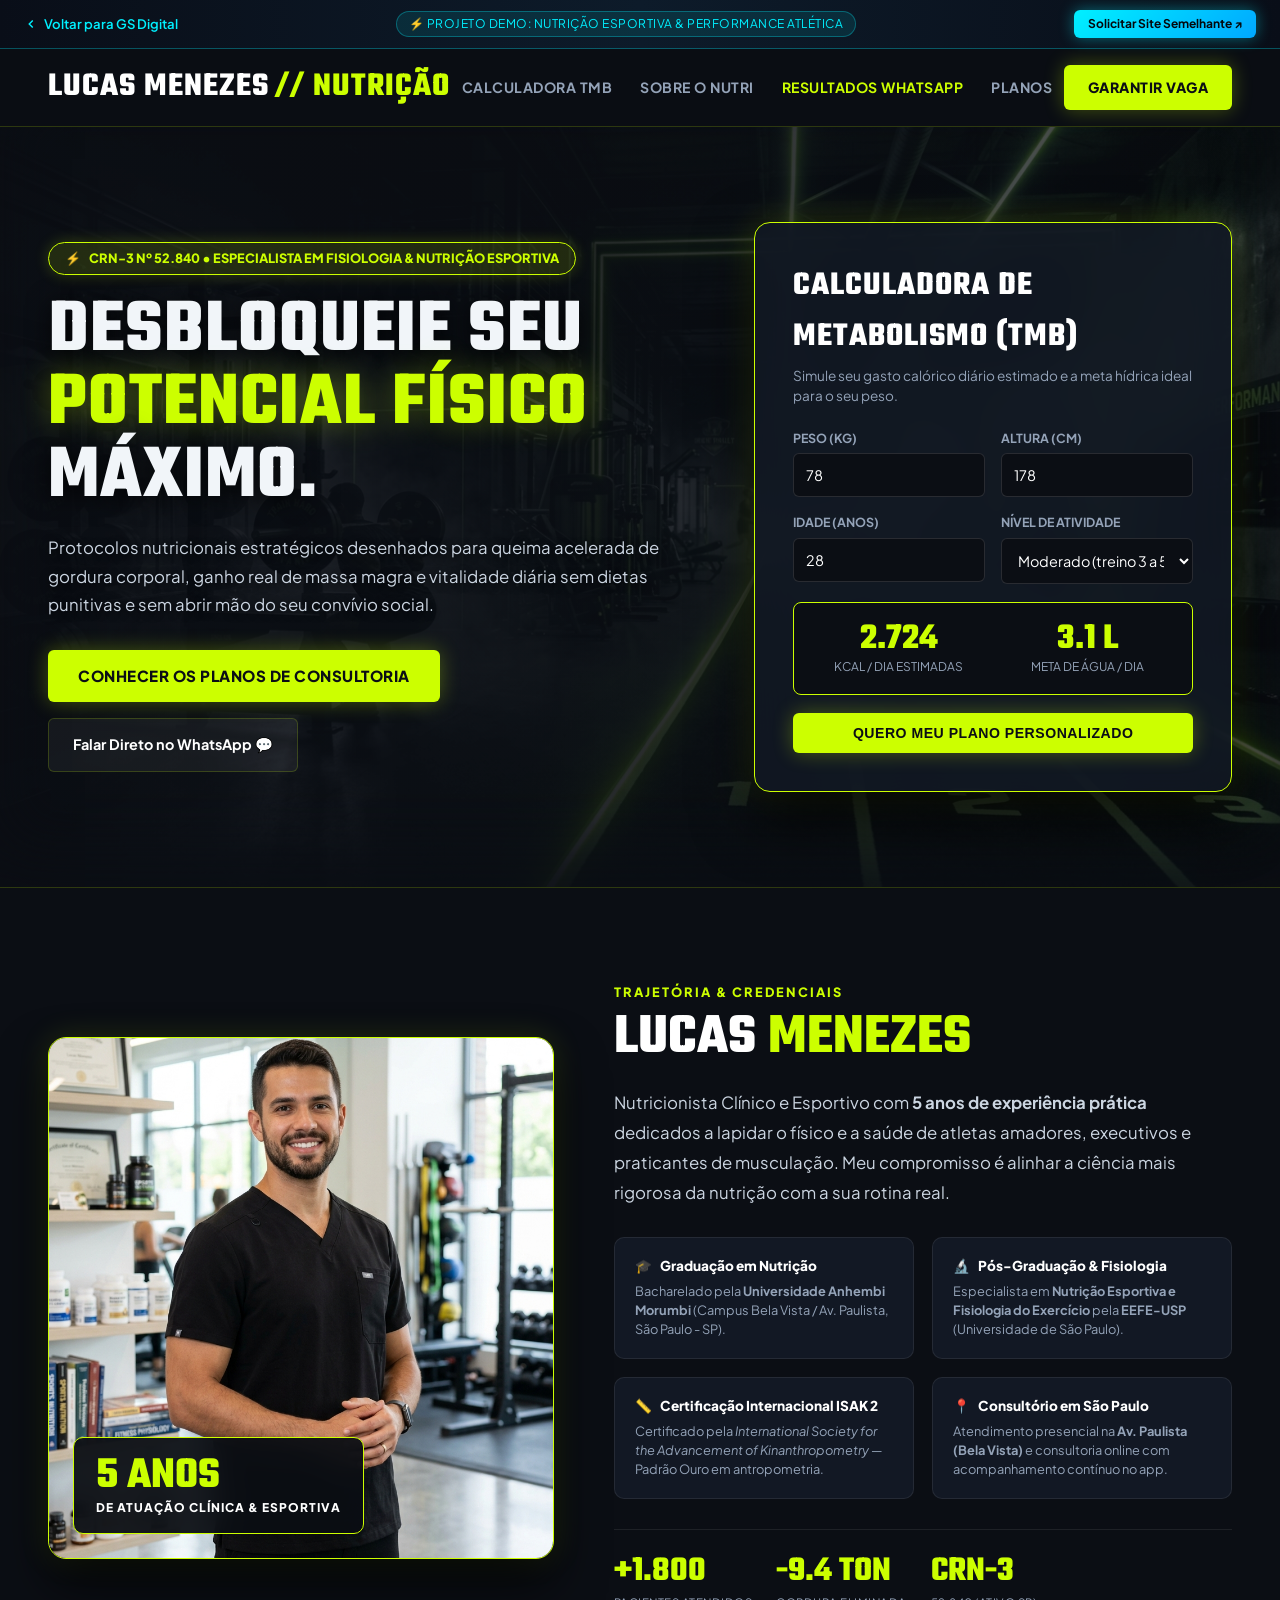
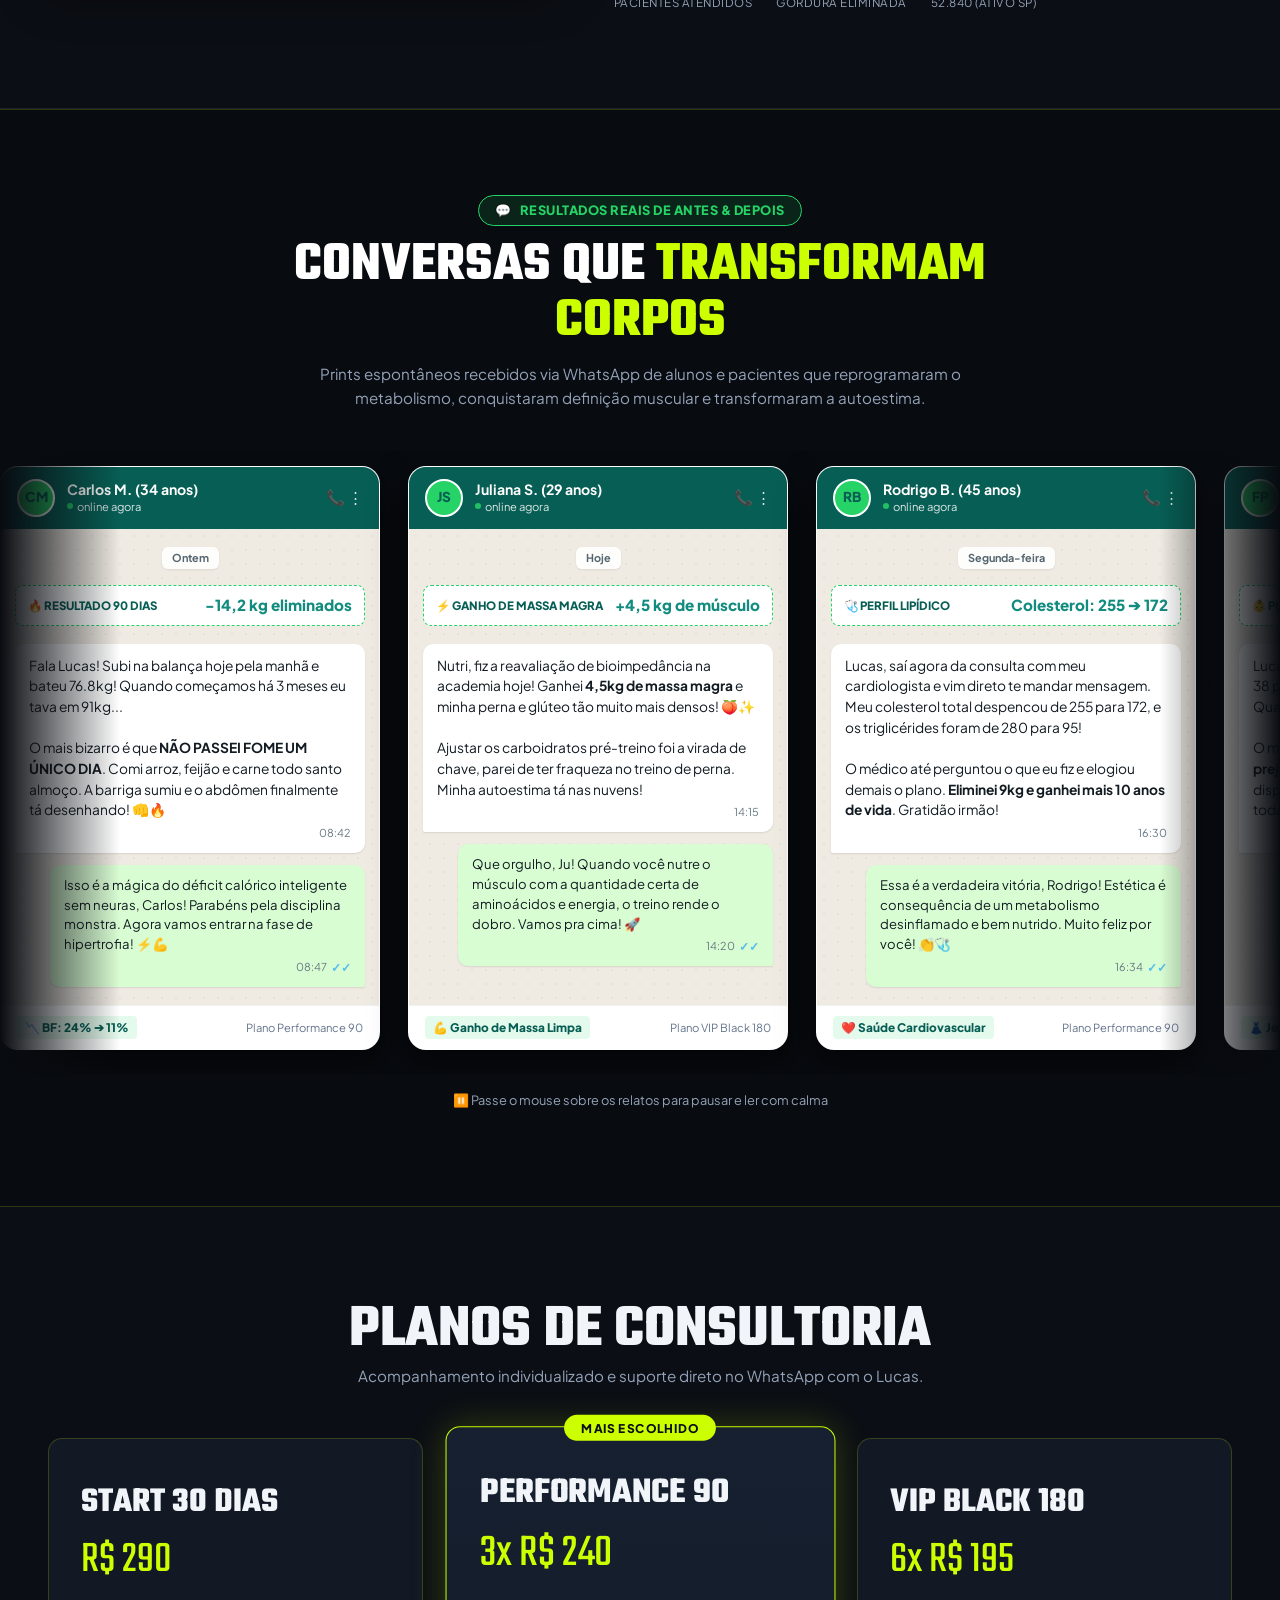
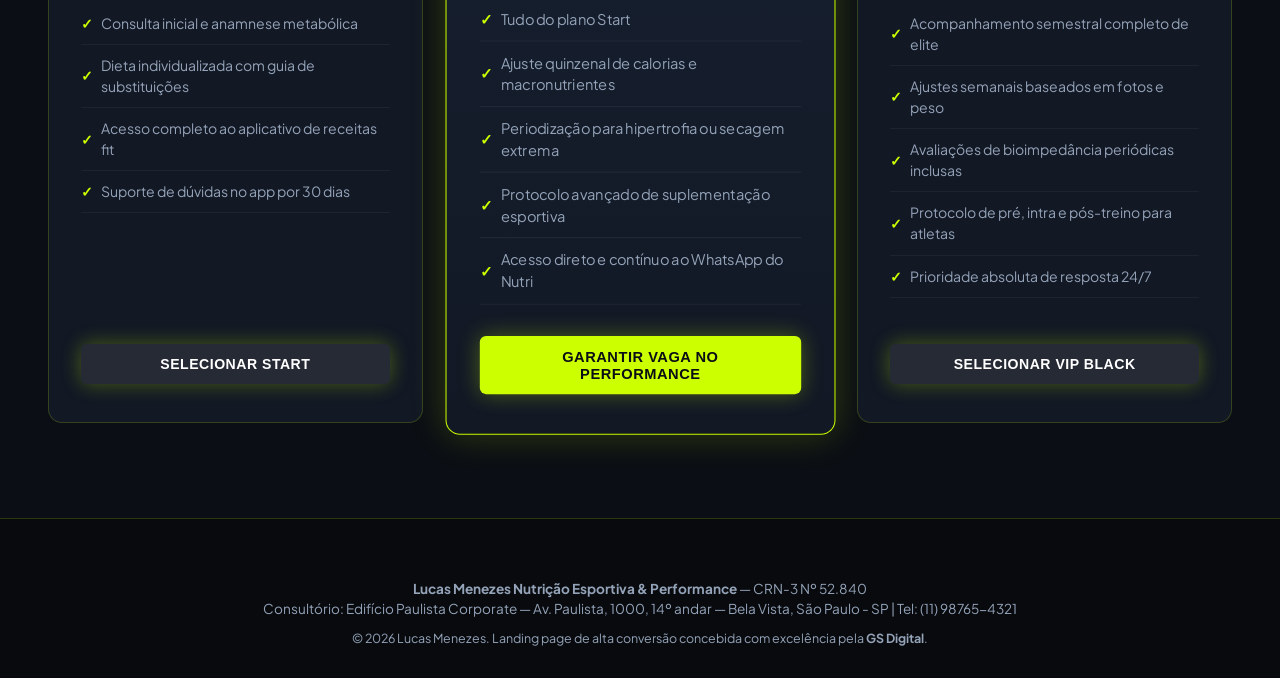
<file: demos/nutricao/index.html>
<!DOCTYPE html>
<html lang="pt-BR">
<head>
  <meta charset="UTF-8">
  <meta name="viewport" content="width=device-width, initial-scale=1.0">
  <title>Lucas Menezes | Nutrição Esportiva & Performance Atlética</title>
  <meta name="description" content="Lucas Menezes Nutricionista - Consultoria e acompanhamento nutricional de alta performance para atletas e hipertrofia em São Paulo.">
  <link rel="canonical" href="https://www.gsdevstudio.com.br/demos/nutricao/index.html">
  <link rel="preconnect" href="https://fonts.googleapis.com">
  <link rel="preconnect" href="https://fonts.gstatic.com" crossorigin>
  <link href="https://fonts.googleapis.com/css2?family=Plus+Jakarta+Sans:wght@300;400;500;600;700;800&family=Teko:wght@500;600;700&display=swap" rel="stylesheet">
  <style>
    :root {
      --bg: #0b0e14;
      --bg-card: #121824;
      --bg-card-hover: #182030;
      --lime: #ccff00;
      --lime-glow: rgba(204, 255, 0, 0.3);
      --cyan: #00f0ff;
      --text: #f1f5f9;
      --text-muted: #94a3b8;
      --border: rgba(204, 255, 0, 0.18);
      --border-subtle: rgba(255, 255, 255, 0.08);
      --font-display: 'Teko', sans-serif;
      --font-body: 'Plus Jakarta Sans', sans-serif;
    }

    * {
      box-sizing: border-box;
      margin: 0;
      padding: 0;
    }

    html {
      scroll-behavior: smooth;
    }

    body {
      background-color: var(--bg);
      color: var(--text);
      font-family: var(--font-body);
      line-height: 1.5;
      overflow-x: hidden;
    }

    /* Top GS Digital Banner */
    .demo-bar {
      background: linear-gradient(90deg, #090e18 0%, #0d1b2a 50%, #090e18 100%);
      border-bottom: 1px solid rgba(0, 240, 255, 0.3);
      padding: 10px 24px;
      display: flex;
      align-items: center;
      justify-content: space-between;
      font-size: 0.82rem;
      position: sticky;
      top: 0;
      z-index: 1000;
      backdrop-filter: blur(12px);
    }
    .demo-bar a {
      color: #00f0ff;
      text-decoration: none;
      font-weight: 600;
      display: inline-flex;
      align-items: center;
      gap: 6px;
      transition: all 0.2s ease;
    }
    .demo-bar a:hover {
      text-shadow: 0 0 10px rgba(0, 240, 255, 0.8);
    }
    .demo-bar-badge {
      background: rgba(0, 240, 255, 0.1);
      color: #00f0ff;
      border: 1px solid rgba(0, 240, 255, 0.3);
      padding: 3px 12px;
      border-radius: 999px;
      font-size: 0.75rem;
      letter-spacing: 0.5px;
      display: flex;
      align-items: center;
      gap: 6px;
    }
    .demo-bar .btn-cta-demo {
      background: linear-gradient(135deg, #00f0ff, #00a8ff);
      color: #05080d;
      padding: 5px 14px;
      border-radius: 6px;
      font-weight: 700;
      font-size: 0.75rem;
      box-shadow: 0 0 15px rgba(0, 240, 255, 0.4);
      text-decoration: none;
    }

    /* Nav */
    .nutri-nav {
      padding: 16px 48px;
      background: rgba(11, 14, 20, 0.92);
      backdrop-filter: blur(14px);
      border-bottom: 1px solid var(--border);
      display: flex;
      align-items: center;
      justify-content: space-between;
      position: sticky;
      top: 41px;
      z-index: 900;
    }
    .nutri-logo {
      font-family: var(--font-display);
      font-size: 2.1rem;
      font-weight: 700;
      letter-spacing: 1px;
      text-decoration: none;
      color: #fff;
      display: flex;
      align-items: baseline;
      gap: 6px;
      line-height: 1;
    }
    .nutri-logo span {
      color: var(--lime);
    }
    .nav-links-box {
      display: flex;
      gap: 28px;
      font-size: 0.88rem;
      font-weight: 700;
      text-transform: uppercase;
      letter-spacing: 0.5px;
    }
    .nav-links-box a {
      color: var(--text-muted);
      text-decoration: none;
      transition: color 0.2s;
    }
    .nav-links-box a:hover, .nav-links-box a.active {
      color: #fff;
    }
    .nav-links-box a.highlight-nav {
      color: var(--lime);
    }
    .btn-lime {
      background: var(--lime);
      color: #0b0e14;
      font-weight: 800;
      padding: 12px 24px;
      border-radius: 6px;
      text-decoration: none;
      font-size: 0.88rem;
      text-transform: uppercase;
      letter-spacing: 0.5px;
      box-shadow: 0 0 20px var(--lime-glow);
      transition: all 0.2s;
      border: none;
      cursor: pointer;
      display: inline-flex;
      align-items: center;
      gap: 8px;
    }
    .btn-lime:hover {
      box-shadow: 0 0 30px rgba(204, 255, 0, 0.6);
      transform: translateY(-2px);
    }

    /* Hero with Athletic Facility Background */
    .hero-nutri-section {
      background: linear-gradient(90deg, rgba(11, 14, 20, 0.96) 0%, rgba(11, 14, 20, 0.88) 50%, rgba(11, 14, 20, 0.65) 100%),
                  url('../../assets/images/bg_nutricao.jpg') center/cover no-repeat;
      border-bottom: 1px solid var(--border);
      position: relative;
      box-shadow: inset 0 -40px 60px rgba(11, 14, 20, 0.8);
    }
    .nutri-hero {
      padding: 95px 48px;
      max-width: 1300px;
      margin: 0 auto;
      display: grid;
      grid-template-columns: 1.15fr 0.85fr;
      gap: 60px;
      align-items: center;
    }
    .hero-badge-nutri {
      display: inline-flex;
      align-items: center;
      gap: 8px;
      background: rgba(204, 255, 0, 0.12);
      border: 1px solid var(--lime);
      color: var(--lime);
      padding: 6px 16px;
      border-radius: 999px;
      font-size: 0.8rem;
      font-weight: 800;
      text-transform: uppercase;
      margin-bottom: 20px;
      box-shadow: 0 0 15px rgba(204, 255, 0, 0.2);
    }
    .hero-title-nutri {
      font-family: var(--font-display);
      font-size: 4.8rem;
      line-height: 0.95;
      text-transform: uppercase;
      letter-spacing: 1px;
      margin-bottom: 20px;
      text-shadow: 0 4px 25px rgba(0, 0, 0, 0.8);
    }
    .hero-title-nutri span {
      color: var(--lime);
      text-shadow: 0 0 30px var(--lime-glow);
    }
    .hero-desc-nutri {
      font-size: 1.05rem;
      color: #cbd5e1;
      margin-bottom: 30px;
      line-height: 1.7;
      text-shadow: 0 2px 8px rgba(0, 0, 0, 0.8);
    }

    /* Calculator Box */
    .calc-box {
      background: rgba(18, 24, 36, 0.88);
      backdrop-filter: blur(20px);
      border: 1px solid var(--lime);
      border-radius: 16px;
      padding: 38px;
      box-shadow: 0 25px 60px rgba(0, 0, 0, 0.8), 0 0 35px rgba(204, 255, 0, 0.18);
    }
    .calc-box h3 {
      font-family: var(--font-display);
      font-size: 2.1rem;
      text-transform: uppercase;
      color: #fff;
      margin-bottom: 4px;
      letter-spacing: 1px;
    }
    .calc-box p {
      font-size: 0.85rem;
      color: var(--text-muted);
      margin-bottom: 22px;
    }
    .calc-row {
      display: grid;
      grid-template-columns: 1fr 1fr;
      gap: 16px;
      margin-bottom: 16px;
    }
    .c-label {
      font-size: 0.78rem;
      font-weight: 700;
      color: var(--text-muted);
      text-transform: uppercase;
      margin-bottom: 6px;
      display: block;
    }
    .c-input {
      width: 100%;
      background: #0b0e14;
      border: 1px solid rgba(255, 255, 255, 0.12);
      color: #fff;
      padding: 12px;
      border-radius: 6px;
      font-family: inherit;
      font-size: 0.9rem;
    }
    .c-input:focus {
      outline: none;
      border-color: var(--lime);
      box-shadow: 0 0 10px var(--lime-glow);
    }
    .calc-metrics-result {
      background: #0b0e14;
      border: 1px solid var(--lime);
      border-radius: 8px;
      padding: 18px;
      margin-top: 18px;
      display: grid;
      grid-template-columns: 1fr 1fr;
      gap: 16px;
      text-align: center;
    }
    .metric-val {
      font-family: var(--font-display);
      font-size: 2.3rem;
      color: var(--lime);
      font-weight: 700;
      line-height: 1;
    }
    .metric-lbl {
      font-size: 0.75rem;
      color: var(--text-muted);
      text-transform: uppercase;
    }

    /* ===================================================
       SEÇÃO: SOBRE LUCAS MENEZES & CURRÍCULO PROFISSIONAL
       (5 Anos de Experiência, Formação em SP, Bela Vista/USP)
       =================================================== */
    .about-nutri-section {
      padding: 95px 48px;
      max-width: 1300px;
      margin: 0 auto;
      border-bottom: 1px solid var(--border-subtle);
    }
    .about-grid {
      display: grid;
      grid-template-columns: 0.9fr 1.1fr;
      gap: 60px;
      align-items: center;
    }
    .about-photo-wrapper {
      position: relative;
      border-radius: 18px;
      overflow: hidden;
      border: 1px solid var(--lime);
      box-shadow: 0 25px 50px rgba(0, 0, 0, 0.7), 0 0 30px rgba(204, 255, 0, 0.15);
    }
    .about-photo {
      width: 100%;
      height: 520px;
      object-fit: cover;
      display: block;
      transition: transform 0.5s ease;
    }
    .about-photo-wrapper:hover .about-photo {
      transform: scale(1.03);
    }
    .about-experience-stamp {
      position: absolute;
      bottom: 24px;
      left: 24px;
      background: rgba(11, 14, 20, 0.94);
      backdrop-filter: blur(14px);
      border: 1px solid var(--lime);
      padding: 16px 22px;
      border-radius: 10px;
    }
    .experience-years {
      font-family: var(--font-display);
      font-size: 2.8rem;
      color: var(--lime);
      line-height: 1;
      font-weight: 700;
    }
    .experience-label {
      font-size: 0.75rem;
      text-transform: uppercase;
      font-weight: 800;
      letter-spacing: 1px;
      color: #fff;
    }

    .about-content-box .section-tag {
      font-size: 0.8rem;
      color: var(--lime);
      font-weight: 800;
      letter-spacing: 2px;
      text-transform: uppercase;
      margin-bottom: 8px;
      display: block;
    }
    .about-title {
      font-family: var(--font-display);
      font-size: 3.6rem;
      line-height: 1;
      text-transform: uppercase;
      color: #fff;
      margin-bottom: 20px;
    }
    .about-title span {
      color: var(--lime);
    }
    .about-lead {
      font-size: 1.05rem;
      color: #cbd5e1;
      line-height: 1.8;
      margin-bottom: 28px;
    }

    /* Curriculum Cards Grid */
    .curriculum-cards-grid {
      display: grid;
      grid-template-columns: 1fr 1fr;
      gap: 18px;
      margin-bottom: 30px;
    }
    .curriculum-card {
      background: var(--bg-card);
      border: 1px solid var(--border-subtle);
      border-radius: 10px;
      padding: 18px 20px;
      transition: all 0.3s ease;
    }
    .curriculum-card:hover {
      border-color: var(--lime);
      transform: translateY(-3px);
    }
    .c-badge-title {
      display: flex;
      align-items: center;
      gap: 8px;
      font-size: 0.85rem;
      font-weight: 800;
      color: #fff;
      margin-bottom: 6px;
    }
    .c-badge-desc {
      font-size: 0.8rem;
      color: var(--text-muted);
      line-height: 1.5;
    }

    .stats-strip {
      display: flex;
      gap: 24px;
      border-top: 1px solid var(--border-subtle);
      padding-top: 24px;
    }
    .stat-item strong {
      font-family: var(--font-display);
      font-size: 2.2rem;
      color: var(--lime);
      display: block;
      line-height: 1;
    }
    .stat-item span {
      font-size: 0.72rem;
      color: var(--text-muted);
      text-transform: uppercase;
      letter-spacing: 0.5px;
    }

    /* ===================================================
       NOVA ABA: RELATOS DE WHATSAPP EM CARROSSEL INFINITO
       (Resultados de Antes e Depois da Consultoria)
       =================================================== */
    .whatsapp-results-section {
      background: #080b10;
      border-top: 1px solid var(--border);
      border-bottom: 1px solid var(--border);
      padding: 85px 0 95px;
      position: relative;
      overflow: hidden;
    }
    .results-head {
      text-align: center;
      max-width: 760px;
      margin: 0 auto 40px;
      padding: 0 24px;
    }
    .results-badge {
      display: inline-flex;
      align-items: center;
      gap: 8px;
      background: rgba(37, 211, 102, 0.12);
      border: 1px solid #25d366;
      color: #25d366;
      padding: 5px 16px;
      border-radius: 999px;
      font-size: 0.8rem;
      font-weight: 800;
      letter-spacing: 0.5px;
      margin-bottom: 12px;
      text-transform: uppercase;
    }
    .results-title {
      font-family: var(--font-display);
      font-size: 3.5rem;
      line-height: 1;
      text-transform: uppercase;
      color: #fff;
      margin-bottom: 12px;
    }
    .results-title span {
      color: var(--lime);
    }
    .results-sub {
      color: var(--text-muted);
      font-size: 0.95rem;
      line-height: 1.6;
    }

    /* Marquee Track */
    .marquee-container {
      position: relative;
      width: 100%;
      overflow: hidden;
      padding: 15px 0 25px;
    }
    .marquee-container::before,
    .marquee-container::after {
      content: '';
      position: absolute;
      top: 0;
      bottom: 0;
      width: 120px;
      z-index: 5;
      pointer-events: none;
    }
    .marquee-container::before {
      left: 0;
      background: linear-gradient(to right, #080b10 0%, rgba(8, 11, 16, 0) 100%);
    }
    .marquee-container::after {
      right: 0;
      background: linear-gradient(to left, #080b10 0%, rgba(8, 11, 16, 0) 100%);
    }

    .marquee-track {
      display: flex;
      gap: 28px;
      width: max-content;
      animation: infiniteScrollNutri 50s linear infinite;
    }
    .marquee-container:hover .marquee-track {
      animation-play-state: paused;
    }
    @keyframes infiniteScrollNutri {
      0% { transform: translateX(0); }
      100% { transform: translateX(-50%); }
    }

    /* WhatsApp Card Mockup */
    .wa-card {
      width: 380px;
      background: #ffffff;
      border-radius: 18px;
      overflow: hidden;
      box-shadow: 0 15px 35px rgba(0, 0, 0, 0.6);
      border: 1px solid rgba(255, 255, 255, 0.1);
      flex-shrink: 0;
      display: flex;
      flex-direction: column;
      transition: transform 0.3s ease, box-shadow 0.3s ease;
      user-select: none;
    }
    .wa-card:hover {
      transform: translateY(-6px);
      box-shadow: 0 20px 45px rgba(204, 255, 0, 0.15);
      border-color: var(--lime);
    }

    /* WhatsApp Header */
    .wa-header {
      background: #075e54;
      color: #ffffff;
      padding: 12px 16px;
      display: flex;
      align-items: center;
      gap: 12px;
    }
    .wa-avatar {
      width: 38px;
      height: 38px;
      border-radius: 50%;
      background: #25d366;
      color: #075e54;
      display: flex;
      align-items: center;
      justify-content: center;
      font-weight: 800;
      font-size: 0.85rem;
      border: 2px solid #ffffff;
    }
    .wa-contact-info {
      flex: 1;
    }
    .wa-name {
      font-size: 0.88rem;
      font-weight: 700;
      line-height: 1.2;
    }
    .wa-status {
      font-size: 0.7rem;
      opacity: 0.85;
      display: flex;
      align-items: center;
      gap: 4px;
    }
    .wa-online-dot {
      width: 6px;
      height: 6px;
      background: #25d366;
      border-radius: 50%;
      display: inline-block;
    }
    .wa-icons {
      display: flex;
      gap: 12px;
      opacity: 0.85;
      font-size: 0.95rem;
    }

    /* Chat Area */
    .wa-chat-body {
      background: #efeae2;
      background-image: radial-gradient(rgba(0, 0, 0, 0.04) 1px, transparent 0);
      background-size: 14px 14px;
      padding: 18px 14px;
      flex-grow: 1;
      display: flex;
      flex-direction: column;
      gap: 12px;
    }
    .wa-date-pill {
      align-self: center;
      background: rgba(255, 255, 255, 0.9);
      color: #54656f;
      font-size: 0.68rem;
      font-weight: 700;
      padding: 3px 10px;
      border-radius: 6px;
      box-shadow: 0 1px 2px rgba(0, 0, 0, 0.08);
      margin-bottom: 4px;
    }

    /* Result Metric Banner inside WhatsApp */
    .wa-result-highlight {
      background: #ffffff;
      border: 1px dashed #25d366;
      border-radius: 8px;
      padding: 8px 12px;
      display: flex;
      align-items: center;
      justify-content: space-between;
      margin-bottom: 6px;
    }
    .wa-res-label {
      font-size: 0.72rem;
      font-weight: 800;
      color: #075e54;
      text-transform: uppercase;
    }
    .wa-res-stat {
      font-size: 0.95rem;
      font-weight: 800;
      color: #128c7e;
    }

    /* Messages Bubbles */
    .wa-bubble-patient {
      background: #ffffff;
      border-radius: 10px 10px 10px 2px;
      padding: 12px 14px;
      font-size: 0.86rem;
      color: #111b21;
      line-height: 1.5;
      box-shadow: 0 1px 2px rgba(0, 0, 0, 0.1);
      position: relative;
    }
    .wa-bubble-doctor {
      background: #d9fdd3;
      border-radius: 10px 10px 2px 10px;
      padding: 10px 14px;
      font-size: 0.82rem;
      color: #111b21;
      line-height: 1.5;
      align-self: flex-end;
      box-shadow: 0 1px 2px rgba(0, 0, 0, 0.1);
      position: relative;
      max-width: 90%;
    }
    .wa-meta-row {
      display: flex;
      align-items: center;
      justify-content: flex-end;
      gap: 4px;
      font-size: 0.68rem;
      color: #667781;
      margin-top: 4px;
    }
    .wa-checks {
      color: #53bdeb;
      font-weight: bold;
      font-size: 0.78rem;
    }

    /* Bottom Outcome Card Badge */
    .wa-card-footer {
      background: #ffffff;
      border-top: 1px solid rgba(0, 0, 0, 0.05);
      padding: 10px 16px;
      display: flex;
      align-items: center;
      justify-content: space-between;
      font-size: 0.74rem;
    }
    .wa-outcome-tag {
      background: rgba(37, 211, 102, 0.12);
      color: #075e54;
      font-weight: 800;
      padding: 3px 8px;
      border-radius: 4px;
    }
    .wa-time-treated {
      color: #64748b;
      font-size: 0.7rem;
    }

    .carousel-interaction-hint {
      text-align: center;
      margin-top: 16px;
      font-size: 0.8rem;
      color: var(--text-muted);
      display: flex;
      align-items: center;
      justify-content: center;
      gap: 6px;
    }

    /* Plans Section */
    .plans-section-nutri {
      padding: 95px 48px;
      max-width: 1300px;
      margin: 0 auto;
    }
    .plans-grid-nutri {
      display: grid;
      grid-template-columns: repeat(3, 1fr);
      gap: 30px;
      margin-top: 50px;
    }
    .p-card {
      background: var(--bg-card);
      border: 1px solid var(--border);
      border-radius: 14px;
      padding: 38px 32px;
      display: flex;
      flex-direction: column;
      position: relative;
      transition: transform 0.3s;
    }
    .p-card:hover {
      border-color: var(--lime);
      transform: translateY(-5px);
    }
    .p-card.featured {
      border-color: var(--lime);
      box-shadow: 0 0 35px rgba(204, 255, 0, 0.2);
      transform: scale(1.04);
      background: linear-gradient(180deg, #162030 0%, var(--bg-card) 100%);
    }
    .featured-tag {
      position: absolute;
      top: -12px;
      left: 50%;
      transform: translateX(-50%);
      background: var(--lime);
      color: #0b0e14;
      font-size: 0.72rem;
      font-weight: 800;
      text-transform: uppercase;
      padding: 4px 16px;
      border-radius: 999px;
      letter-spacing: 1px;
    }
    .p-title {
      font-family: var(--font-display);
      font-size: 2.2rem;
      text-transform: uppercase;
      margin-bottom: 8px;
    }
    .p-price {
      font-family: var(--font-display);
      font-size: 2.8rem;
      color: var(--lime);
      margin-bottom: 20px;
      line-height: 1;
    }
    .p-features {
      list-style: none;
      margin-bottom: 30px;
      flex-grow: 1;
    }
    .p-features li {
      padding: 10px 0;
      border-bottom: 1px solid rgba(255, 255, 255, 0.05);
      font-size: 0.88rem;
      color: var(--text-muted);
      display: flex;
      align-items: center;
      gap: 8px;
    }
    .p-features li span {
      color: var(--lime);
      font-weight: bold;
    }

    /* Footer */
    .nutri-footer {
      border-top: 1px solid var(--border);
      padding: 60px 48px 30px;
      background: #080a0e;
      text-align: center;
      font-size: 0.85rem;
      color: var(--text-muted);
    }

    @media (max-width: 1024px) {
      .nutri-hero, .about-grid, .plans-grid-nutri {
        grid-template-columns: 1fr;
      }
      .p-card.featured {
        transform: none;
      }
      .curriculum-cards-grid {
        grid-template-columns: 1fr;
      }
      .about-photo {
        height: 380px;
      }
      .nutri-hero, .about-nutri-section, .plans-section-nutri {
        padding: 60px 24px;
      }
      .hero-title-nutri {
        font-size: 3.8rem;
      }
    }
    @media (max-width: 768px) {
      .nav-links-box {
        display: none;
      }
      .nutri-nav {
        padding: 14px 20px;
      }
      .wa-card {
        width: 320px;
      }
    }
  </style>
</head>
<body>

  <!-- Top GS Digital Navigation Bar -->
  <div class="demo-bar">
    <a href="../../index.html#portfolio">
      <svg width="14" height="14" viewBox="0 0 24 24" fill="none" stroke="currentColor" stroke-width="2.5"><path d="m15 18-6-6 6-6"/></svg>
      Voltar para GS Digital
    </a>
    <div class="demo-bar-badge">
      ⚡ PROJETO DEMO: NUTRIÇÃO ESPORTIVA & PERFORMANCE ATLÉTICA
    </div>
    <a href="../../index.html#simulador" class="btn-cta-demo">
      Solicitar Site Semelhante ↗
    </a>
  </div>

  <!-- Header Nav -->
  <header class="nutri-nav">
    <a href="#" class="nutri-logo">
      LUCAS MENEZES <span>// NUTRIÇÃO</span>
    </a>

    <div class="nav-links-box">
      <a href="#calculadora">Calculadora TMB</a>
      <a href="#sobre">Sobre o Nutri</a>
      <a href="#resultados" class="highlight-nav">Resultados WhatsApp</a>
      <a href="#planos">Planos</a>
    </div>

    <a href="#planos" class="btn-lime">
      Garantir Vaga
    </a>
  </header>

  <!-- Hero Section with Gym Background & TMB Calculator -->
  <section class="hero-nutri-section">
    <div class="nutri-hero">
      <div>
        <div class="hero-badge-nutri">
          <span>⚡</span> CRN-3 Nº 52.840 • Especialista em Fisiologia & Nutrição Esportiva
        </div>
        <h1 class="hero-title-nutri">
          Desbloqueie Seu <span>Potencial Físico</span> Máximo.
        </h1>
        <p class="hero-desc-nutri">
          Protocolos nutricionais estratégicos desenhados para queima acelerada de gordura corporal, ganho real de massa magra e vitalidade diária sem dietas punitivas e sem abrir mão do seu convívio social.
        </p>

        <div style="display: flex; gap: 16px; flex-wrap: wrap;">
          <a href="#planos" class="btn-lime" style="padding: 15px 30px; font-size: 0.95rem;">
            Conhecer os Planos de Consultoria
          </a>
          <a href="https://wa.me/5511987654321" target="_blank" style="background: rgba(255, 255, 255, 0.05); border: 1px solid var(--border); color: #fff; padding: 15px 24px; border-radius: 6px; text-decoration: none; font-size: 0.9rem; font-weight: 700;">
            Falar Direto no WhatsApp 💬
          </a>
        </div>
      </div>

      <!-- Interactive TMB Calculator -->
      <div class="calc-box" id="calculadora">
        <h3>Calculadora de Metabolismo (TMB)</h3>
        <p>Simule seu gasto calórico diário estimado e a meta hídrica ideal para o seu peso.</p>

        <div class="calc-row">
          <div>
            <label class="c-label">Peso (kg)</label>
            <input type="number" class="c-input" id="cWeight" value="78" oninput="calcMetabolism()">
          </div>
          <div>
            <label class="c-label">Altura (cm)</label>
            <input type="number" class="c-input" id="cHeight" value="178" oninput="calcMetabolism()">
          </div>
        </div>

        <div class="calc-row">
          <div>
            <label class="c-label">Idade (anos)</label>
            <input type="number" class="c-input" id="cAge" value="28" oninput="calcMetabolism()">
          </div>
          <div>
            <label class="c-label">Nível de Atividade</label>
            <select class="c-input" id="cActivity" onchange="calcMetabolism()">
              <option value="1.2">Sedentário (pouco exercício)</option>
              <option value="1.55" selected>Moderado (treino 3 a 5x/sem)</option>
              <option value="1.725">Intenso (treino diário pesado)</option>
            </select>
          </div>
        </div>

        <div class="calc-metrics-result">
          <div>
            <div class="metric-val" id="resTmb">2.750</div>
            <div class="metric-lbl">Kcal / Dia Estimadas</div>
          </div>
          <div>
            <div class="metric-val" id="resWater">3.1 L</div>
            <div class="metric-lbl">Meta de Água / Dia</div>
          </div>
        </div>

        <button class="btn-lime" style="width: 100%; margin-top: 18px; justify-content: center;" onclick="alert('⚡ Em um site real da GS Digital, o cálculo completo de macronutrientes é disparado instantaneamente em PDF para o WhatsApp do paciente!')">
          Quero meu Plano Personalizado
        </button>
      </div>
    </div>
  </section>

  <!-- =======================================================
       SEÇÃO NOVA: SOBRE LUCAS MENEZES & CURRÍCULO PROFISSIONAL
       (5 Anos de Atuação, Graduação na Bela Vista/SP, Pós USP)
       ======================================================= -->
  <section class="about-nutri-section" id="sobre">
    <div class="about-grid">
      <!-- Photo with Experience Stamp -->
      <div class="about-photo-wrapper">
        <img src="lucas_menezes.jpg" onerror="this.src='../../assets/images/lucas_menezes.jpg'" alt="Lucas Menezes Nutricionista Esportivo" class="about-photo">
        <div class="about-experience-stamp">
          <div class="experience-years">5 ANOS</div>
          <div class="experience-label">De Atuação Clínica & Esportiva</div>
        </div>
      </div>

      <!-- Curriculum Details -->
      <div class="about-content-box">
        <span class="section-tag">Trajetória & Credenciais</span>
        <h2 class="about-title">Lucas <span>Menezes</span></h2>
        <p class="about-lead">
          Nutricionista Clínico e Esportivo com <strong>5 anos de experiência prática</strong> dedicados a lapidar o físico e a saúde de atletas amadores, executivos e praticantes de musculação. Meu compromisso é alinhar a ciência mais rigorosa da nutrição com a sua rotina real.
        </p>

        <!-- Professional Timeline / Diplomas Grid -->
        <div class="curriculum-cards-grid">
          <div class="curriculum-card">
            <div class="c-badge-title">
              <span>🎓</span> Graduação em Nutrição
            </div>
            <div class="c-badge-desc">
              Bacharelado pela <strong>Universidade Anhembi Morumbi</strong> (Campus Bela Vista / Av. Paulista, São Paulo - SP).
            </div>
          </div>

          <div class="curriculum-card">
            <div class="c-badge-title">
              <span>🔬</span> Pós-Graduação & Fisiologia
            </div>
            <div class="c-badge-desc">
              Especialista em <strong>Nutrição Esportiva e Fisiologia do Exercício</strong> pela <strong>EEFE-USP</strong> (Universidade de São Paulo).
            </div>
          </div>

          <div class="curriculum-card">
            <div class="c-badge-title">
              <span>📏</span> Certificação Internacional ISAK 2
            </div>
            <div class="c-badge-desc">
              Certificado pela <em>International Society for the Advancement of Kinanthropometry</em> — Padrão Ouro em antropometria.
            </div>
          </div>

          <div class="curriculum-card">
            <div class="c-badge-title">
              <span>📍</span> Consultório em São Paulo
            </div>
            <div class="c-badge-desc">
              Atendimento presencial na <strong>Av. Paulista (Bela Vista)</strong> e consultoria online com acompanhamento contínuo no app.
            </div>
          </div>
        </div>

        <div class="stats-strip">
          <div class="stat-item">
            <strong>+1.800</strong>
            <span>Pacientes Atendidos</span>
          </div>
          <div class="stat-item">
            <strong>-9.4 TON</strong>
            <span>Gordura Eliminada</span>
          </div>
          <div class="stat-item">
            <strong>CRN-3</strong>
            <span>52.840 (Ativo SP)</span>
          </div>
        </div>
      </div>
    </div>
  </section>

  <!-- =======================================================
       NOVA ABA: RELATOS REAIS DO WHATSAPP EM CARROSSEL INFINITO
       (Resultados de Antes e Depois da Consultoria)
       ======================================================= -->
  <section class="whatsapp-results-section" id="resultados">
    <div class="results-head">
      <div class="results-badge">
        <span>💬</span> RESULTADOS REAIS DE ANTES & DEPOIS
      </div>
      <h2 class="results-title">Conversas que <span>Transformam Corpos</span></h2>
      <p class="results-sub">
        Prints espontâneos recebidos via WhatsApp de alunos e pacientes que reprogramaram o metabolismo, conquistaram definição muscular e transformaram a autoestima.
      </p>
    </div>

    <!-- Infinite Auto-scrolling Marquee Container -->
    <div class="marquee-container">
      <div class="marquee-track">

        <!-- Card 1: -14kg Secagem sem cortar carbo -->
        <div class="wa-card">
          <div class="wa-header">
            <div class="wa-avatar">CM</div>
            <div class="wa-contact-info">
              <div class="wa-name">Carlos M. (34 anos)</div>
              <div class="wa-status"><span class="wa-online-dot"></span> online agora</div>
            </div>
            <div class="wa-icons">📞 ⋮</div>
          </div>
          <div class="wa-chat-body">
            <div class="wa-date-pill">Ontem</div>
            <div class="wa-result-highlight">
              <span class="wa-res-label">🔥 Resultado 90 Dias</span>
              <span class="wa-res-stat">-14,2 kg eliminados</span>
            </div>
            <div class="wa-bubble-patient">
              Fala Lucas! Subi na balança hoje pela manhã e bateu 76.8kg! Quando começamos há 3 meses eu tava em 91kg... 
              <br><br>
              O mais bizarro é que <strong>NÃO PASSEI FOME UM ÚNICO DIA</strong>. Comi arroz, feijão e carne todo santo almoço. A barriga sumiu e o abdômen finalmente tá desenhando! 👊🔥
              <div class="wa-meta-row"><span>08:42</span></div>
            </div>
            <div class="wa-bubble-doctor">
              Isso é a mágica do déficit calórico inteligente sem neuras, Carlos! Parabéns pela disciplina monstra. Agora vamos entrar na fase de hipertrofia! ⚡💪
              <div class="wa-meta-row"><span>08:47</span> <span class="wa-checks">✓✓</span></div>
            </div>
          </div>
          <div class="wa-card-footer">
            <span class="wa-outcome-tag">📉 BF: 24% ➔ 11%</span>
            <span class="wa-time-treated">Plano Performance 90</span>
          </div>
        </div>

        <!-- Card 2: Hipertrofia Feminina & Glúteos -->
        <div class="wa-card">
          <div class="wa-header">
            <div class="wa-avatar">JS</div>
            <div class="wa-contact-info">
              <div class="wa-name">Juliana S. (29 anos)</div>
              <div class="wa-status"><span class="wa-online-dot"></span> online agora</div>
            </div>
            <div class="wa-icons">📞 ⋮</div>
          </div>
          <div class="wa-chat-body">
            <div class="wa-date-pill">Hoje</div>
            <div class="wa-result-highlight">
              <span class="wa-res-label">⚡ Ganho de Massa Magra</span>
              <span class="wa-res-stat">+4,5 kg de músculo</span>
            </div>
            <div class="wa-bubble-patient">
              Nutri, fiz a reavaliação de bioimpedância na academia hoje! Ganhei <strong>4,5kg de massa magra</strong> e minha perna e glúteo tão muito mais densos! 🍑✨
              <br><br>
              Ajustar os carboidratos pré-treino foi a virada de chave, parei de ter fraqueza no treino de perna. Minha autoestima tá nas nuvens!
              <div class="wa-meta-row"><span>14:15</span></div>
            </div>
            <div class="wa-bubble-doctor">
              Que orgulho, Ju! Quando você nutre o músculo com a quantidade certa de aminoácidos e energia, o treino rende o dobro. Vamos pra cima! 🚀
              <div class="wa-meta-row"><span>14:20</span> <span class="wa-checks">✓✓</span></div>
            </div>
          </div>
          <div class="wa-card-footer">
            <span class="wa-outcome-tag">💪 Ganho de Massa Limpa</span>
            <span class="wa-time-treated">Plano VIP Black 180</span>
          </div>
        </div>

        <!-- Card 3: Exames de Sangue Normalizados -->
        <div class="wa-card">
          <div class="wa-header">
            <div class="wa-avatar">RB</div>
            <div class="wa-contact-info">
              <div class="wa-name">Rodrigo B. (45 anos)</div>
              <div class="wa-status"><span class="wa-online-dot"></span> online agora</div>
            </div>
            <div class="wa-icons">📞 ⋮</div>
          </div>
          <div class="wa-chat-body">
            <div class="wa-date-pill">Segunda-feira</div>
            <div class="wa-result-highlight">
              <span class="wa-res-label">🩺 Perfil Lipídico</span>
              <span class="wa-res-stat">Colesterol: 255 ➔ 172</span>
            </div>
            <div class="wa-bubble-patient">
              Lucas, saí agora da consulta com meu cardiologista e vim direto te mandar mensagem. Meu colesterol total despencou de 255 para 172, e os triglicérides foram de 280 para 95! 
              <br><br>
              O médico até perguntou o que eu fiz e elogiou demais o plano. <strong>Eliminei 9kg e ganhei mais 10 anos de vida</strong>. Gratidão irmão!
              <div class="wa-meta-row"><span>16:30</span></div>
            </div>
            <div class="wa-bubble-doctor">
              Essa é a verdadeira vitória, Rodrigo! Estética é consequência de um metabolismo desinflamado e bem nutrido. Muito feliz por você! 👏🩺
              <div class="wa-meta-row"><span>16:34</span> <span class="wa-checks">✓✓</span></div>
            </div>
          </div>
          <div class="wa-card-footer">
            <span class="wa-outcome-tag">❤️ Saúde Cardiovascular</span>
            <span class="wa-time-treated">Plano Performance 90</span>
          </div>
        </div>

        <!-- Card 4: Recuperação Pós-Parto -->
        <div class="wa-card">
          <div class="wa-header">
            <div class="wa-avatar">FP</div>
            <div class="wa-contact-info">
              <div class="wa-name">Fernanda P. (31 anos)</div>
              <div class="wa-status"><span class="wa-online-dot"></span> online agora</div>
            </div>
            <div class="wa-icons">📞 ⋮</div>
          </div>
          <div class="wa-chat-body">
            <div class="wa-date-pill">Quinta-feira</div>
            <div class="wa-result-highlight">
              <span class="wa-res-label">👶 Pós-Parto Saudável</span>
              <span class="wa-res-stat">-11 kg em 4 meses</span>
            </div>
            <div class="wa-bubble-patient">
              Lucas, hoje consegui fechar o zíper do meu jeans 38 pela primeira vez desde que meu filho nasceu! Quase chorei no espelho.
              <br><br>
              O melhor de tudo foi conseguir secar <strong>sem prejudicar em nada a amamentação</strong> e com muita disposição pra cuidar do bebê. Te recomendo pra todas as mães!
              <div class="wa-meta-row"><span>10:22</span></div>
            </div>
            <div class="wa-bubble-doctor">
              Que mensagem emocionante, Fê! Cuidar de você é o maior presente que você dá pro seu filho. Parabéns pela consistência linda! 🤍
              <div class="wa-meta-row"><span>10:28</span> <span class="wa-checks">✓✓</span></div>
            </div>
          </div>
          <div class="wa-card-footer">
            <span class="wa-outcome-tag">👗 Jeans 44 ➔ 38</span>
            <span class="wa-time-treated">Plano VIP Black 180</span>
          </div>
        </div>

        <!-- Card 5: Endurance & Corrida de Rua -->
        <div class="wa-card">
          <div class="wa-header">
            <div class="wa-avatar">TK</div>
            <div class="wa-contact-info">
              <div class="wa-name">Thiago K. (38 anos)</div>
              <div class="wa-status"><span class="wa-online-dot"></span> online agora</div>
            </div>
            <div class="wa-icons">📞 ⋮</div>
          </div>
          <div class="wa-chat-body">
            <div class="wa-date-pill">Domingo</div>
            <div class="wa-result-highlight">
              <span class="wa-res-label">🏃 Meia Maratona 21k</span>
              <span class="wa-res-stat">Recorde Pessoal 1h34m</span>
            </div>
            <div class="wa-bubble-patient">
              Irmão, acabei de cruzar a linha dos 21km! Bati meu recorde com 1h34min! A estratégia com os géis de carboidrato e eletrólitos a cada 35min foi PERFEITA.
              <br><br>
              Zero cãibra, zero queda de rendimento no km 18. Cheguei inteiro pra comemorar com a família. Você é diferenciado! 🏃‍♂️🥇
              <div class="wa-meta-row"><span>11:05</span></div>
            </div>
            <div class="wa-bubble-doctor">
              Sensacional, Thiago! Nutrição esportiva periodizada é o combustível do pódio. Agora aproveita a refeição livre merecida pós-prova! 🏆🔥
              <div class="wa-meta-row"><span>11:12</span> <span class="wa-checks">✓✓</span></div>
            </div>
          </div>
          <div class="wa-card-footer">
            <span class="wa-outcome-tag">🏅 Performance Esportiva</span>
            <span class="wa-time-treated">Plano Performance 90</span>
          </div>
        </div>

        <!-- DUPLICAÇÃO PARA EFEITO SEAMLESS LOOP INFINITO -->

        <!-- Card 1 Dup -->
        <div class="wa-card" aria-hidden="true">
          <div class="wa-header">
            <div class="wa-avatar">CM</div>
            <div class="wa-contact-info">
              <div class="wa-name">Carlos M. (34 anos)</div>
              <div class="wa-status"><span class="wa-online-dot"></span> online agora</div>
            </div>
            <div class="wa-icons">📞 ⋮</div>
          </div>
          <div class="wa-chat-body">
            <div class="wa-date-pill">Ontem</div>
            <div class="wa-result-highlight">
              <span class="wa-res-label">🔥 Resultado 90 Dias</span>
              <span class="wa-res-stat">-14,2 kg eliminados</span>
            </div>
            <div class="wa-bubble-patient">
              Fala Lucas! Subi na balança hoje pela manhã e bateu 76.8kg! Quando começamos há 3 meses eu tava em 91kg... 
              <br><br>
              O mais bizarro é que <strong>NÃO PASSEI FOME UM ÚNICO DIA</strong>. Comi arroz, feijão e carne todo santo almoço. A barriga sumiu e o abdômen finalmente tá desenhando! 👊🔥
              <div class="wa-meta-row"><span>08:42</span></div>
            </div>
            <div class="wa-bubble-doctor">
              Isso é a mágica do déficit calórico inteligente sem neuras, Carlos! Parabéns pela disciplina monstra. Agora vamos entrar na fase de hipertrofia! ⚡💪
              <div class="wa-meta-row"><span>08:47</span> <span class="wa-checks">✓✓</span></div>
            </div>
          </div>
          <div class="wa-card-footer">
            <span class="wa-outcome-tag">📉 BF: 24% ➔ 11%</span>
            <span class="wa-time-treated">Plano Performance 90</span>
          </div>
        </div>

        <!-- Card 2 Dup -->
        <div class="wa-card" aria-hidden="true">
          <div class="wa-header">
            <div class="wa-avatar">JS</div>
            <div class="wa-contact-info">
              <div class="wa-name">Juliana S. (29 anos)</div>
              <div class="wa-status"><span class="wa-online-dot"></span> online agora</div>
            </div>
            <div class="wa-icons">📞 ⋮</div>
          </div>
          <div class="wa-chat-body">
            <div class="wa-date-pill">Hoje</div>
            <div class="wa-result-highlight">
              <span class="wa-res-label">⚡ Ganho de Massa Magra</span>
              <span class="wa-res-stat">+4,5 kg de músculo</span>
            </div>
            <div class="wa-bubble-patient">
              Nutri, fiz a reavaliação de bioimpedância na academia hoje! Ganhei <strong>4,5kg de massa magra</strong> e minha perna e glúteo tão muito mais densos! 🍑✨
              <br><br>
              Ajustar os carboidratos pré-treino foi a virada de chave, parei de ter fraqueza no treino de perna. Minha autoestima tá nas nuvens!
              <div class="wa-meta-row"><span>14:15</span></div>
            </div>
            <div class="wa-bubble-doctor">
              Que orgulho, Ju! Quando você nutre o músculo com a quantidade certa de aminoácidos e energia, o treino rende o dobro. Vamos pra cima! 🚀
              <div class="wa-meta-row"><span>14:20</span> <span class="wa-checks">✓✓</span></div>
            </div>
          </div>
          <div class="wa-card-footer">
            <span class="wa-outcome-tag">💪 Ganho de Massa Limpa</span>
            <span class="wa-time-treated">Plano VIP Black 180</span>
          </div>
        </div>

        <!-- Card 3 Dup -->
        <div class="wa-card" aria-hidden="true">
          <div class="wa-header">
            <div class="wa-avatar">RB</div>
            <div class="wa-contact-info">
              <div class="wa-name">Rodrigo B. (45 anos)</div>
              <div class="wa-status"><span class="wa-online-dot"></span> online agora</div>
            </div>
            <div class="wa-icons">📞 ⋮</div>
          </div>
          <div class="wa-chat-body">
            <div class="wa-date-pill">Segunda-feira</div>
            <div class="wa-result-highlight">
              <span class="wa-res-label">🩺 Perfil Lipídico</span>
              <span class="wa-res-stat">Colesterol: 255 ➔ 172</span>
            </div>
            <div class="wa-bubble-patient">
              Lucas, saí agora da consulta com meu cardiologista e vim direto te mandar mensagem. Meu colesterol total despencou de 255 para 172, e os triglicérides foram de 280 para 95! 
              <br><br>
              O médico até perguntou o que eu fiz e elogiou demais o plano. <strong>Eliminei 9kg e ganhei mais 10 anos de vida</strong>. Gratidão irmão!
              <div class="wa-meta-row"><span>16:30</span></div>
            </div>
            <div class="wa-bubble-doctor">
              Essa é a verdadeira vitória, Rodrigo! Estética é consequência de um metabolismo desinflamado e bem nutrido. Muito feliz por você! 👏🩺
              <div class="wa-meta-row"><span>16:34</span> <span class="wa-checks">✓✓</span></div>
            </div>
          </div>
          <div class="wa-card-footer">
            <span class="wa-outcome-tag">❤️ Saúde Cardiovascular</span>
            <span class="wa-time-treated">Plano Performance 90</span>
          </div>
        </div>

        <!-- Card 4 Dup -->
        <div class="wa-card" aria-hidden="true">
          <div class="wa-header">
            <div class="wa-avatar">FP</div>
            <div class="wa-contact-info">
              <div class="wa-name">Fernanda P. (31 anos)</div>
              <div class="wa-status"><span class="wa-online-dot"></span> online agora</div>
            </div>
            <div class="wa-icons">📞 ⋮</div>
          </div>
          <div class="wa-chat-body">
            <div class="wa-date-pill">Quinta-feira</div>
            <div class="wa-result-highlight">
              <span class="wa-res-label">👶 Pós-Parto Saudável</span>
              <span class="wa-res-stat">-11 kg em 4 meses</span>
            </div>
            <div class="wa-bubble-patient">
              Lucas, hoje consegui fechar o zíper do meu jeans 38 pela primeira vez desde que meu filho nasceu! Quase chorei no espelho.
              <br><br>
              O melhor de tudo foi conseguir secar <strong>sem prejudicar em nada a amamentação</strong> e com muita disposição pra cuidar do bebê. Te recomendo pra todas as mães!
              <div class="wa-meta-row"><span>10:22</span></div>
            </div>
            <div class="wa-bubble-doctor">
              Que mensagem emocionante, Fê! Cuidar de você é o maior presente que você dá pro seu filho. Parabéns pela consistência linda! 🤍
              <div class="wa-meta-row"><span>10:28</span> <span class="wa-checks">✓✓</span></div>
            </div>
          </div>
          <div class="wa-card-footer">
            <span class="wa-outcome-tag">👗 Jeans 44 ➔ 38</span>
            <span class="wa-time-treated">Plano VIP Black 180</span>
          </div>
        </div>

        <!-- Card 5 Dup -->
        <div class="wa-card" aria-hidden="true">
          <div class="wa-header">
            <div class="wa-avatar">TK</div>
            <div class="wa-contact-info">
              <div class="wa-name">Thiago K. (38 anos)</div>
              <div class="wa-status"><span class="wa-online-dot"></span> online agora</div>
            </div>
            <div class="wa-icons">📞 ⋮</div>
          </div>
          <div class="wa-chat-body">
            <div class="wa-date-pill">Domingo</div>
            <div class="wa-result-highlight">
              <span class="wa-res-label">🏃 Meia Maratona 21k</span>
              <span class="wa-res-stat">Recorde Pessoal 1h34m</span>
            </div>
            <div class="wa-bubble-patient">
              Irmão, acabei de cruzar a linha dos 21km! Bati meu recorde com 1h34min! A estratégia com os géis de carboidrato e eletrólitos a cada 35min foi PERFEITA.
              <br><br>
              Zero cãibra, zero queda de rendimento no km 18. Cheguei inteiro pra comemorar com a família. Você é diferenciado! 🏃‍♂️🥇
              <div class="wa-meta-row"><span>11:05</span></div>
            </div>
            <div class="wa-bubble-doctor">
              Sensacional, Thiago! Nutrição esportiva periodizada é o combustível do pódio. Agora aproveita a refeição livre merecida pós-prova! 🏆🔥
              <div class="wa-meta-row"><span>11:12</span> <span class="wa-checks">✓✓</span></div>
            </div>
          </div>
          <div class="wa-card-footer">
            <span class="wa-outcome-tag">🏅 Performance Esportiva</span>
            <span class="wa-time-treated">Plano Performance 90</span>
          </div>
        </div>

      </div>
    </div>

    <div class="carousel-interaction-hint">
      <span>⏸️ Passe o mouse sobre os relatos para pausar e ler com calma</span>
    </div>
  </section>

  <!-- Plans Section -->
  <section class="plans-section-nutri" id="planos">
    <div style="text-align: center;">
      <h2 style="font-family: var(--font-display); font-size: 3.8rem; text-transform: uppercase; line-height: 0.95;">
        Planos de Consultoria
      </h2>
      <p style="color: var(--text-muted); font-size: 0.95rem; margin-top: 6px;">Acompanhamento individualizado e suporte direto no WhatsApp com o Lucas.</p>
    </div>

    <div class="plans-grid-nutri">
      <!-- Plan 1 -->
      <div class="p-card">
        <h3 class="p-title">Start 30 Dias</h3>
        <div class="p-price">R$ 290</div>
        <ul class="p-features">
          <li><span>✓</span> Consulta inicial e anamnese metabólica</li>
          <li><span>✓</span> Dieta individualizada com guia de substituições</li>
          <li><span>✓</span> Acesso completo ao aplicativo de receitas fit</li>
          <li><span>✓</span> Suporte de dúvidas no app por 30 dias</li>
        </ul>
        <button class="btn-lime" style="background: rgba(255,255,255,0.08); color: #fff; width: 100%; justify-content: center;" onclick="alert('⚡ Vaga solicitada! No site real da GS Digital, abre-se o checkout seguro ou o WhatsApp com a mensagem do plano Start pré-selecionada.')">
          Selecionar Start
        </button>
      </div>

      <!-- Plan 2 -->
      <div class="p-card featured">
        <span class="featured-tag">Mais Escolhido</span>
        <h3 class="p-title">Performance 90</h3>
        <div class="p-price">3x R$ 240</div>
        <ul class="p-features">
          <li><span>✓</span> Tudo do plano Start</li>
          <li><span>✓</span> Ajuste quinzenal de calorias e macronutrientes</li>
          <li><span>✓</span> Periodização para hipertrofia ou secagem extrema</li>
          <li><span>✓</span> Protocolo avançado de suplementação esportiva</li>
          <li><span>✓</span> Acesso direto e contínuo ao WhatsApp do Nutri</li>
        </ul>
        <button class="btn-lime" style="width: 100%; justify-content: center;" onclick="alert('⚡ Vaga solicitada! No site real da GS Digital, abre-se o checkout seguro ou o WhatsApp com a mensagem do plano Performance 90 pré-selecionada.')">
          Garantir Vaga no Performance
        </button>
      </div>

      <!-- Plan 3 -->
      <div class="p-card">
        <h3 class="p-title">VIP Black 180</h3>
        <div class="p-price">6x R$ 195</div>
        <ul class="p-features">
          <li><span>✓</span> Acompanhamento semestral completo de elite</li>
          <li><span>✓</span> Ajustes semanais baseados em fotos e peso</li>
          <li><span>✓</span> Avaliações de bioimpedância periódicas inclusas</li>
          <li><span>✓</span> Protocolo de pré, intra e pós-treino para atletas</li>
          <li><span>✓</span> Prioridade absoluta de resposta 24/7</li>
        </ul>
        <button class="btn-lime" style="background: rgba(255,255,255,0.08); color: #fff; width: 100%; justify-content: center;" onclick="alert('⚡ Vaga solicitada! No site real da GS Digital, abre-se o checkout seguro ou o WhatsApp com a mensagem do plano VIP Black pré-selecionada.')">
          Selecionar VIP Black
        </button>
      </div>
    </div>
  </section>

  <!-- Footer -->
  <footer class="nutri-footer">
    <p>
      <strong>Lucas Menezes Nutrição Esportiva & Performance</strong> — CRN-3 Nº 52.840<br>
      Consultório: Edifício Paulista Corporate — Av. Paulista, 1000, 14º andar — Bela Vista, São Paulo - SP | Tel: (11) 98765-4321
    </p>
    <p style="margin-top: 10px; font-size: 0.78rem;">
      © 2026 Lucas Menezes. Landing page de alta conversão concebida com excelência pela <strong>GS Digital</strong>.
    </p>
  </footer>

  <script>
    function calcMetabolism() {
      const weight = parseFloat(document.getElementById('cWeight').value) || 75;
      const height = parseFloat(document.getElementById('cHeight').value) || 175;
      const age = parseFloat(document.getElementById('cAge').value) || 25;
      const activity = parseFloat(document.getElementById('cActivity').value) || 1.55;

      // Harris-Benedict revised
      const bmr = (10 * weight) + (6.25 * height) - (5 * age) + 5;
      const tdee = Math.round(bmr * activity);
      const water = (weight * 0.040).toFixed(1);

      document.getElementById('resTmb').textContent = tdee.toLocaleString('pt-BR');
      document.getElementById('resWater').textContent = `${water} L`;
    }

    calcMetabolism();
  </script>
</body>
</html>
</file>
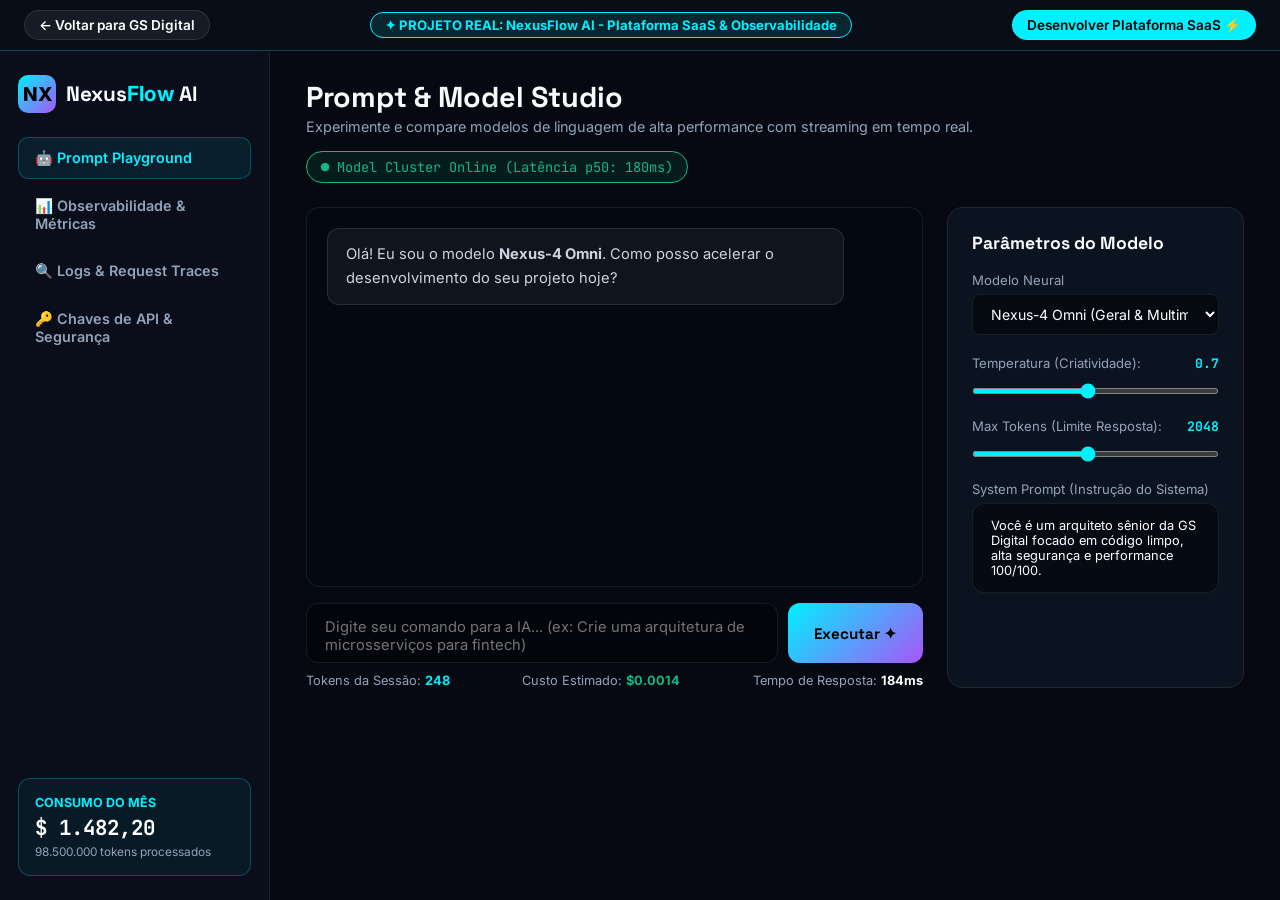
<file: demos/saas/index.html>
<!DOCTYPE html>
<html lang="pt-BR">
<head>
  <meta charset="UTF-8">
  <meta name="viewport" content="width=device-width, initial-scale=1.0">
  <title>NexusFlow AI Studio | Console Corporativo de Modelos & Observabilidade</title>
  <link href="https://fonts.googleapis.com/css2?family=Space+Grotesk:wght@400;500;600;700;800&family=Inter:wght@300;400;500;600;700&family=JetBrains+Mono:wght@400;500;600&display=swap" rel="stylesheet">
  <style>
    :root {
      --bg-dark: #060911;
      --bg-sidebar: #090e1a;
      --bg-card: rgba(14, 23, 38, 0.75);
      --cyan-neon: #00f0ff;
      --cyan-glow: 0 0 20px rgba(0, 240, 255, 0.35);
      --green-status: #10b981;
      --purple-accent: #a855f7;
      --text-main: #f8fafc;
      --text-muted: #94a3b8;
      --border-subtle: rgba(255, 255, 255, 0.08);
      --border-cyan: rgba(0, 240, 255, 0.25);
      --font-mono: 'JetBrains Mono', monospace;
    }

    * { margin:0; padding:0; box-sizing:border-box; font-family:'Inter', sans-serif; }
    body { background: var(--bg-dark); color: var(--text-main); min-height: 100vh; display: flex; flex-direction: column; overflow-x: hidden; }

    /* Top GS Digital Demo Header */
    .demo-bar {
      background: rgba(9, 15, 26, 0.95);
      border-bottom: 1px solid var(--border-cyan);
      padding: 10px 24px;
      display: flex;
      justify-content: space-between;
      align-items: center;
      position: sticky;
      top: 0;
      z-index: 1000;
      backdrop-filter: blur(12px);
    }
    .demo-badge {
      display: inline-flex;
      align-items: center;
      gap: 8px;
      background: rgba(0, 240, 255, 0.1);
      border: 1px solid var(--cyan-neon);
      color: var(--cyan-neon);
      padding: 4px 14px;
      border-radius: 99px;
      font-size: 0.82rem;
      font-weight: 700;
    }
    .back-btn {
      color: #fff;
      text-decoration: none;
      font-weight: 600;
      font-size: 0.85rem;
      display: flex;
      align-items: center;
      gap: 6px;
      padding: 6px 14px;
      background: rgba(255,255,255,0.06);
      border-radius: 99px;
      border: 1px solid rgba(255,255,255,0.1);
      transition: all 0.2s;
    }
    .back-btn:hover { background: var(--cyan-neon); color: #000; }

    /* Layout */
    .app-layout { display: flex; flex: 1; }

    /* Sidebar */
    .sidebar {
      width: 270px;
      background: var(--bg-sidebar);
      border-right: 1px solid var(--border-subtle);
      padding: 24px 18px;
      display: flex;
      flex-direction: column;
      gap: 24px;
    }
    .logo-box {
      display: flex;
      align-items: center;
      gap: 10px;
    }
    .logo-icon {
      width: 38px;
      height: 38px;
      border-radius: 10px;
      background: linear-gradient(135deg, var(--cyan-neon), var(--purple-accent));
      display: flex;
      align-items: center;
      justify-content: center;
      color: #000;
      font-size: 1.2rem;
      font-weight: 800;
    }
    .logo-text { font-family: 'Space Grotesk', sans-serif; font-size: 1.3rem; font-weight: 700; }
    .logo-text span { color: var(--cyan-neon); }

    .nav-list { list-style: none; display: flex; flex-direction: column; gap: 6px; }
    .nav-btn {
      padding: 11px 16px;
      border-radius: 10px;
      color: var(--text-muted);
      cursor: pointer;
      font-size: 0.9rem;
      font-weight: 600;
      display: flex;
      align-items: center;
      gap: 12px;
      transition: all 0.2s;
      border: 1px solid transparent;
    }
    .nav-btn:hover { color: #fff; background: rgba(255,255,255,0.04); }
    .nav-btn.active {
      color: var(--cyan-neon);
      background: rgba(0, 240, 255, 0.08);
      border-color: var(--border-cyan);
    }

    /* Main Area */
    .main-area { flex: 1; padding: 28px 36px; overflow-y: auto; }
    .view-header {
      display: flex;
      justify-content: space-between;
      align-items: center;
      margin-bottom: 24px;
      flex-wrap: wrap;
      gap: 16px;
    }
    .view-title { font-family: 'Space Grotesk', sans-serif; font-size: 1.8rem; font-weight: 700; }
    .view-sub { color: var(--text-muted); font-size: 0.9rem; margin-top: 3px; }

    /* Panels */
    .tab-content { display: none; }
    .tab-content.active { display: block; animation: fadeIn 0.25s ease; }
    @keyframes fadeIn { from { opacity: 0; transform: translateY(6px); } to { opacity: 1; transform: translateY(0); } }

    .panel-card {
      background: var(--bg-card);
      border: 1px solid var(--border-subtle);
      border-radius: 16px;
      padding: 24px;
      margin-bottom: 22px;
    }

    /* Playground Studio Layout */
    .playground-grid {
      display: grid;
      grid-template-columns: 1.35fr 0.65fr;
      gap: 24px;
    }

    .chat-box {
      background: #040811;
      border: 1px solid var(--border-subtle);
      border-radius: 14px;
      padding: 20px;
      height: 380px;
      overflow-y: auto;
      display: flex;
      flex-direction: column;
      gap: 16px;
      margin-bottom: 16px;
    }

    .msg-bubble {
      padding: 14px 18px;
      border-radius: 12px;
      font-size: 0.92rem;
      line-height: 1.6;
      max-width: 90%;
    }
    .msg-user {
      align-self: flex-end;
      background: rgba(0, 240, 255, 0.12);
      border: 1px solid var(--border-cyan);
      color: #fff;
    }
    .msg-ai {
      align-self: flex-start;
      background: rgba(255, 255, 255, 0.05);
      border: 1px solid rgba(255, 255, 255, 0.1);
      color: #cbd5e1;
    }

    .prompt-row { display: flex; gap: 10px; }
    .prompt-textarea {
      flex: 1;
      background: rgba(0,0,0,0.4);
      border: 1px solid var(--border-subtle);
      border-radius: 12px;
      padding: 14px 18px;
      color: #fff;
      font-size: 0.92rem;
      outline: none;
      resize: none;
      height: 60px;
    }
    .prompt-textarea:focus { border-color: var(--cyan-neon); box-shadow: 0 0 15px rgba(0, 240, 255, 0.2); }

    .btn-run {
      background: linear-gradient(135deg, var(--cyan-neon), var(--purple-accent));
      color: #000;
      border: none;
      border-radius: 12px;
      padding: 0 26px;
      font-family: 'Space Grotesk', sans-serif;
      font-weight: 700;
      font-size: 0.95rem;
      cursor: pointer;
      transition: all 0.2s;
    }
    .btn-run:hover { box-shadow: 0 0 20px var(--cyan-neon); transform: translateY(-2px); }

    /* Parameters Sidebar */
    .param-group { margin-bottom: 20px; }
    .param-label { display: flex; justify-content: space-between; font-size: 0.82rem; color: var(--text-muted); margin-bottom: 6px; }
    .param-label strong { color: var(--cyan-neon); font-family: var(--font-mono); }
    .slider { width: 100%; height: 6px; accent-color: var(--cyan-neon); cursor: pointer; }
    .select-field {
      width: 100%;
      background: rgba(0,0,0,0.5);
      border: 1px solid var(--border-subtle);
      border-radius: 8px;
      padding: 10px 14px;
      color: #fff;
      font-size: 0.88rem;
      outline: none;
    }
    .select-field option {
      background-color: #0b0f19;
      color: #f1f5f9;
      padding: 10px;
    }

    /* Telemetry Counters */
    .stats-row {
      display: grid;
      grid-template-columns: repeat(4, 1fr);
      gap: 16px;
      margin-bottom: 22px;
    }
    .stat-card {
      background: var(--bg-card);
      border: 1px solid var(--border-subtle);
      border-radius: 14px;
      padding: 18px;
    }
    .stat-title { font-size: 0.78rem; color: var(--text-muted); text-transform: uppercase; }
    .stat-val { font-family: 'Space Grotesk', sans-serif; font-size: 1.8rem; font-weight: 700; color: #fff; margin-top: 6px; }

    /* Traces Table */
    .trace-table { width: 100%; border-collapse: collapse; text-align: left; font-size: 0.88rem; }
    .trace-table th { padding: 12px 14px; color: var(--text-muted); border-bottom: 1px solid var(--border-subtle); font-family: var(--font-mono); }
    .trace-table td { padding: 14px; border-bottom: 1px solid rgba(255,255,255,0.04); font-family: var(--font-mono); }
    .status-200 { color: var(--green-status); }

    @media (max-width: 1024px) {
      .app-layout { flex-direction: column; }
      .sidebar { width: 100%; }
      .playground-grid { grid-template-columns: 1fr; }
      .stats-row { grid-template-columns: repeat(2, 1fr); }
    }
  </style>
</head>
<body>

  <!-- Top GS Digital Demo Header -->
  <div class="demo-bar">
    <a href="../../index.html#portfolio" class="back-btn">← Voltar para GS Digital</a>
    <div class="demo-badge">✦ PROJETO REAL: NexusFlow AI - Plataforma SaaS & Observabilidade</div>
    <a href="../../index.html#simulador" class="back-btn" style="background: var(--cyan-neon); color: #000;">Desenvolver Plataforma SaaS ⚡</a>
  </div>

  <div class="app-layout">
    <!-- Sidebar -->
    <aside class="sidebar">
      <div class="logo-box">
        <div class="logo-icon">NX</div>
        <div class="logo-text">Nexus<span>Flow</span> AI</div>
      </div>

      <ul class="nav-list">
        <li class="nav-btn active" onclick="switchNexusTab('playground', this)">🤖 Prompt Playground</li>
        <li class="nav-btn" onclick="switchNexusTab('analytics', this)">📊 Observabilidade & Métricas</li>
        <li class="nav-btn" onclick="switchNexusTab('traces', this)">🔍 Logs & Request Traces</li>
        <li class="nav-btn" onclick="switchNexusTab('keys', this)">🔑 Chaves de API & Segurança</li>
      </ul>

      <div style="margin-top: auto; padding: 16px; background: rgba(0, 240, 255, 0.05); border: 1px solid var(--border-cyan); border-radius: 12px;">
        <div style="font-size: 0.78rem; color: var(--cyan-neon); font-weight: 700;">CONSUMO DO MÊS</div>
        <div style="font-family: var(--font-mono); font-size: 1.3rem; font-weight: 700; color: #fff; margin: 4px 0;">$ 1.482,20</div>
        <div style="font-size: 0.74rem; color: var(--text-muted);">98.500.000 tokens processados</div>
      </div>
    </aside>

    <!-- Main Views -->
    <main class="main-area">

      <!-- ================= 1. PROMPT PLAYGROUND ================= -->
      <div class="tab-content active" id="tab-playground">
        <div class="view-header">
          <div>
            <h1 class="view-title">Prompt & Model Studio</h1>
            <p class="view-sub">Experimente e compare modelos de linguagem de alta performance com streaming em tempo real.</p>
          </div>
          <div style="font-family: var(--font-mono); font-size: 0.85rem; color: var(--green-status); background: rgba(16, 185, 129, 0.1); border: 1px solid var(--green-status); padding: 6px 14px; border-radius: 99px;">
            ● Model Cluster Online (Latência p50: 180ms)
          </div>
        </div>

        <div class="playground-grid">
          <!-- Chat Window -->
          <div>
            <div class="chat-box" id="chat-messages">
              <div class="msg-bubble msg-ai">
                Olá! Eu sou o modelo <strong>Nexus-4 Omni</strong>. Como posso acelerar o desenvolvimento do seu projeto hoje?
              </div>
            </div>

            <div class="prompt-row">
              <textarea id="user-prompt-input" class="prompt-textarea" placeholder="Digite seu comando para a IA... (ex: Crie uma arquitetura de microsserviços para fintech)"></textarea>
              <button class="btn-run" onclick="sendPrompt()">Executar ✦</button>
            </div>

            <div style="display: flex; justify-content: space-between; font-family: var(--font-mono); font-size: 0.8rem; color: var(--text-muted); margin-top: 10px;">
              <span>Tokens da Sessão: <strong id="token-counter" style="color: var(--cyan-neon);">248</strong></span>
              <span>Custo Estimado: <strong id="cost-counter" style="color: #10b981;">$0.0014</strong></span>
              <span>Tempo de Resposta: <strong id="latency-counter" style="color: #fff;">184ms</strong></span>
            </div>
          </div>

          <!-- Hyperparameters Sidebar -->
          <div class="panel-card" style="margin-bottom: 0;">
            <h3 style="font-family: 'Space Grotesk', sans-serif; font-size: 1.1rem; margin-bottom: 18px;">Parâmetros do Modelo</h3>

            <div class="param-group">
              <label class="param-label">Modelo Neural</label>
              <select class="select-field" id="model-select" onchange="changeModel()">
                <option value="Nexus-4 Omni (Ultra-fast)">Nexus-4 Omni (Geral & Multimodal)</option>
                <option value="Nexus-Reasoning Pro">Nexus-Reasoning Pro (Raciocínio Lógico)</option>
                <option value="Nexus-Coder 2.5">Nexus-Coder 2.5 (Código & Engenharia)</option>
              </select>
            </div>

            <div class="param-group">
              <div class="param-label">
                <span>Temperatura (Criatividade):</span>
                <strong id="temp-val">0.7</strong>
              </div>
              <input type="range" class="slider" min="0" max="1.5" step="0.1" value="0.7" oninput="document.getElementById('temp-val').textContent = this.value">
            </div>

            <div class="param-group">
              <div class="param-label">
                <span>Max Tokens (Limite Resposta):</span>
                <strong id="tokens-val">2048</strong>
              </div>
              <input type="range" class="slider" min="256" max="4096" step="256" value="2048" oninput="document.getElementById('tokens-val').textContent = this.value">
            </div>

            <div class="param-group">
              <label class="param-label">System Prompt (Instrução do Sistema)</label>
              <textarea class="prompt-textarea" style="height: 90px; width: 100%; font-size: 0.8rem;" id="sys-prompt">Você é um arquiteto sênior da GS Digital focado em código limpo, alta segurança e performance 100/100.</textarea>
            </div>
          </div>
        </div>
      </div>

      <!-- ================= 2. OBSERVABILIDADE & MÉTRICAS ================= -->
      <div class="tab-content" id="tab-analytics">
        <div class="view-header">
          <div>
            <h1 class="view-title">Observabilidade de Produção</h1>
            <p class="view-sub">Métricas de tráfego, latência e consumo de tokens em tempo real.</p>
          </div>
        </div>

        <div class="stats-row">
          <div class="stat-card">
            <div class="stat-title">Requisições / Minuto</div>
            <div class="stat-val" style="color: var(--cyan-neon);">2.840 RPM</div>
          </div>
          <div class="stat-card">
            <div class="stat-title">Latência p95</div>
            <div class="stat-val" style="color: #10b981;">280ms</div>
          </div>
          <div class="stat-card">
            <div class="stat-title">Taxa de Sucesso</div>
            <div class="stat-val" style="color: #10b981;">99.98%</div>
          </div>
          <div class="stat-card">
            <div class="stat-title">Custo Médio / Req</div>
            <div class="stat-val" style="color: var(--purple-accent);">$ 0.00052</div>
          </div>
        </div>

        <div class="panel-card">
          <h3 style="font-family: 'Space Grotesk', sans-serif; font-size: 1.2rem; margin-bottom: 16px;">Distribuição de Consumo por Modelo</h3>
          <div style="display: flex; flex-direction: column; gap: 14px;">
            <div>
              <div style="display: flex; justify-content: space-between; font-size: 0.85rem; margin-bottom: 6px;">
                <span>Nexus-4 Omni</span>
                <strong style="color: var(--cyan-neon);">64% (63.040.000 tokens)</strong>
              </div>
              <div style="background: rgba(255,255,255,0.1); height: 8px; border-radius: 99px; overflow: hidden;">
                <div style="background: var(--cyan-neon); width: 64%; height: 100%;"></div>
              </div>
            </div>

            <div>
              <div style="display: flex; justify-content: space-between; font-size: 0.85rem; margin-bottom: 6px;">
                <span>Nexus-Reasoning Pro</span>
                <strong style="color: var(--purple-accent);">26% (25.610.000 tokens)</strong>
              </div>
              <div style="background: rgba(255,255,255,0.1); height: 8px; border-radius: 99px; overflow: hidden;">
                <div style="background: var(--purple-accent); width: 26%; height: 100%;"></div>
              </div>
            </div>

            <div>
              <div style="display: flex; justify-content: space-between; font-size: 0.85rem; margin-bottom: 6px;">
                <span>Nexus-Coder 2.5</span>
                <strong style="color: #10b981;">10% (9.850.000 tokens)</strong>
              </div>
              <div style="background: rgba(255,255,255,0.1); height: 8px; border-radius: 99px; overflow: hidden;">
                <div style="background: #10b981; width: 10%; height: 100%;"></div>
              </div>
            </div>
          </div>
        </div>
      </div>

      <!-- ================= 3. TRACES & LOGS ================= -->
      <div class="tab-content" id="tab-traces">
        <div class="view-header">
          <div>
            <h1 class="view-title">Logs & Request Traces (LangSmith Style)</h1>
            <p class="view-sub">Auditoria completa de cada chamada de API recebida pelo gateway.</p>
          </div>
        </div>

        <div class="panel-card">
          <table class="trace-table">
            <thead>
              <tr>
                <th>TIMESTAMP</th>
                <th>MODELO</th>
                <th>STATUS</th>
                <th>LATÊNCIA</th>
                <th>TOKENS</th>
                <th>CUSTO</th>
                <th>TRACE ID</th>
              </tr>
            </thead>
            <tbody id="traces-tbody">
              <tr>
                <td>18:31:04</td>
                <td>Nexus-4 Omni</td>
                <td class="status-200">200 OK</td>
                <td>184ms</td>
                <td>42 in / 198 out</td>
                <td>$0.0014</td>
                <td>tr_8a91b2c3d4e5</td>
              </tr>
              <tr>
                <td>18:30:52</td>
                <td>Nexus-Reasoning Pro</td>
                <td class="status-200">200 OK</td>
                <td>412ms</td>
                <td>120 in / 450 out</td>
                <td>$0.0038</td>
                <td>tr_7f8e9d0c1b2a</td>
              </tr>
              <tr>
                <td>18:30:11</td>
                <td>Nexus-Coder 2.5</td>
                <td class="status-200">200 OK</td>
                <td>210ms</td>
                <td>85 in / 310 out</td>
                <td>$0.0021</td>
                <td>tr_6a5b4c3d2e1f</td>
              </tr>
            </tbody>
          </table>
        </div>
      </div>

      <!-- ================= 4. API KEYS ================= -->
      <div class="tab-content" id="tab-keys">
        <div class="view-header">
          <div>
            <h1 class="view-title">Chaves de API & Políticas de Acesso</h1>
            <p class="view-sub">Autenticação com criptografia TLS 1.3 e controle granular de permissões.</p>
          </div>
          <button class="back-btn" onclick="createKey()" style="background: var(--cyan-neon); color: #000;">+ Criar Nova Chave</button>
        </div>

        <div class="panel-card">
          <table class="trace-table">
            <thead>
              <tr>
                <th>NOME</th>
                <th>PREFIXO DO TOKEN</th>
                <th>PERMISSÕES</th>
                <th>CRIADO EM</th>
                <th>STATUS</th>
              </tr>
            </thead>
            <tbody id="keys-tbody">
              <tr>
                <td><strong>Gateway Produção</strong></td>
                <td>nx_live_84f9****************</td>
                <td>Read, Write, Model Access</td>
                <td>10/09/2026</td>
                <td style="color: #10b981;">Ativa</td>
              </tr>
              <tr>
                <td><strong>Staging & Testes</strong></td>
                <td>nx_test_19a2****************</td>
                <td>Model Access</td>
                <td>14/09/2026</td>
                <td style="color: #10b981;">Ativa</td>
              </tr>
            </tbody>
          </table>
        </div>
      </div>

    </main>
  </div>

  <script>
    function switchNexusTab(tabId, btn) {
      document.querySelectorAll('.nav-btn').forEach(b => b.classList.remove('active'));
      document.querySelectorAll('.tab-content').forEach(c => c.classList.remove('active'));
      btn.classList.add('active');
      document.getElementById('tab-' + tabId).classList.add('active');
    }

    let sessionTokens = 248;
    let sessionCost = 0.0014;

    function sendPrompt() {
      const input = document.getElementById('user-prompt-input');
      const text = input.value.trim();
      if (!text) return;

      const chat = document.getElementById('chat-messages');

      // User Message
      const userMsg = document.createElement('div');
      userMsg.className = 'msg-bubble msg-user';
      userMsg.textContent = text;
      chat.appendChild(userMsg);
      input.value = '';

      // AI Response with streaming effect
      const aiMsg = document.createElement('div');
      aiMsg.className = 'msg-bubble msg-ai';
      aiMsg.innerHTML = '<span style="color: var(--cyan-neon);">Processando inferência via Edge...</span>';
      chat.appendChild(aiMsg);
      chat.scrollTop = chat.scrollHeight;

      setTimeout(() => {
        aiMsg.innerHTML = `<strong>Resposta NexusFlow AI:</strong><br>` +
          `Análise concluída com sucesso. Para implementar essa solução com o padrão <strong>GS Digital</strong>, recomendamos arquitetura desacoplada, Edge Caching e planos de <strong>Manutenção Preventiva 24/7</strong> para garantir latência inferior a 50ms e zero vulnerabilidades.`;
        
        sessionTokens += 186;
        sessionCost += 0.0012;
        document.getElementById('token-counter').textContent = sessionTokens;
        document.getElementById('cost-counter').textContent = `$${sessionCost.toFixed(4)}`;
        document.getElementById('latency-counter').textContent = `${Math.floor(160 + Math.random() * 80)}ms`;

        // Add to traces table
        const tbody = document.getElementById('traces-tbody');
        const tr = document.createElement('tr');
        const now = new Date();
        const timeStr = now.toLocaleTimeString('pt-BR');
        tr.innerHTML = `
          <td>${timeStr}</td>
          <td>${document.getElementById('model-select').value.split(' ')[0]}</td>
          <td class="status-200">200 OK</td>
          <td>${Math.floor(160 + Math.random() * 80)}ms</td>
          <td>${Math.floor(40 + Math.random() * 30)} in / ${Math.floor(150 + Math.random() * 50)} out</td>
          <td>$0.0012</td>
          <td>tr_${Math.random().toString(36).substring(2, 14)}</td>
        `;
        tbody.prepend(tr);
      }, 600);
    }

    function createKey() {
      const tbody = document.getElementById('keys-tbody');
      const name = prompt('Nome da nova chave de API:', 'Nova Chave de Serviço');
      if (!name) return;

      const hex = Math.random().toString(36).substring(2, 6);
      const tr = document.createElement('tr');
      tr.innerHTML = `
        <td><strong>${name}</strong></td>
        <td>nx_live_${hex}****************</td>
        <td>Read, Write, Model Access</td>
        <td>Hoje (Agora)</td>
        <td style="color: #10b981;">Ativa</td>
      `;
      tbody.prepend(tr);
      alert('Nova chave de API gerada com sucesso e adicionada com permissões de Produção!');
    }

    function changeModel() {
      const model = document.getElementById('model-select').value;
      alert(`Modelo ativo alterado para: ${model}`);
    }
  </script>
</body>
</html>
</file>
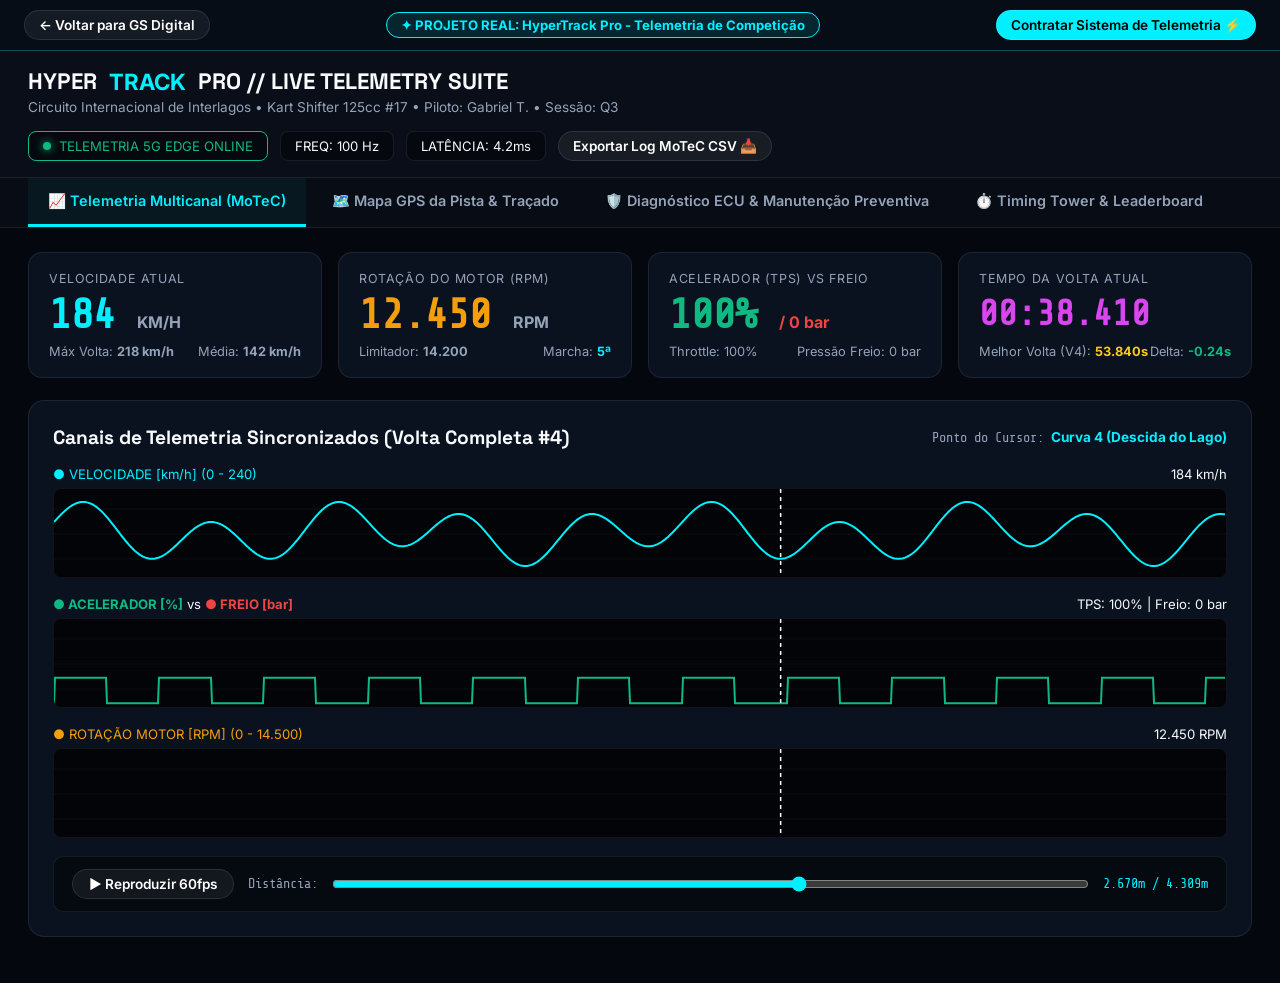
<file: demos/telemetry/index.html>
<!DOCTYPE html>
<html lang="pt-BR">
<head>
  <meta charset="UTF-8">
  <meta name="viewport" content="width=device-width, initial-scale=1.0">
  <title>HyperTrack Pro | Plataforma de Telemetria e Engenharia de Competição</title>
  <link href="https://fonts.googleapis.com/css2?family=Space+Grotesk:wght@400;500;600;700;800&family=Share+Tech+Mono&family=Inter:wght@300;400;500;600;700&display=swap" rel="stylesheet">
  <style>
    :root {
      --bg-dark: #04070d;
      --bg-surface: #090e18;
      --bg-card: rgba(13, 22, 38, 0.8);
      
      --cyan-neon: #00f0ff;
      --cyan-glow: 0 0 20px rgba(0, 240, 255, 0.4);
      --green-race: #10b981;
      --red-brake: #ef4444;
      --gold-leader: #facc15;
      --purple-best: #d946ef;

      --text-main: #f8fafc;
      --text-muted: #94a3b8;
      --border-subtle: rgba(255, 255, 255, 0.08);
      --border-cyan: rgba(0, 240, 255, 0.3);
      --font-mono: 'Share Tech Mono', monospace;
    }

    * { margin:0; padding:0; box-sizing:border-box; font-family:'Inter', sans-serif; }
    body { background: var(--bg-dark); color: var(--text-main); min-height: 100vh; display: flex; flex-direction: column; overflow-x: hidden; }

    /* Top GS Digital Demo Header */
    .demo-bar {
      background: rgba(8, 14, 25, 0.95);
      border-bottom: 1px solid var(--border-cyan);
      padding: 10px 24px;
      display: flex;
      justify-content: space-between;
      align-items: center;
      position: sticky;
      top: 0;
      z-index: 1000;
      backdrop-filter: blur(12px);
    }
    .demo-badge {
      display: inline-flex;
      align-items: center;
      gap: 8px;
      background: rgba(0, 240, 255, 0.1);
      border: 1px solid var(--cyan-neon);
      color: var(--cyan-neon);
      padding: 4px 14px;
      border-radius: 99px;
      font-size: 0.82rem;
      font-weight: 700;
    }
    .back-btn {
      color: #fff;
      text-decoration: none;
      font-weight: 600;
      font-size: 0.85rem;
      display: flex;
      align-items: center;
      gap: 6px;
      padding: 6px 14px;
      background: rgba(255,255,255,0.06);
      border-radius: 99px;
      border: 1px solid rgba(255,255,255,0.1);
      transition: all 0.2s;
    }
    .back-btn:hover { background: var(--cyan-neon); color: #000; }

    /* Telemetry Header Bar */
    .tele-header {
      background: var(--bg-surface);
      border-bottom: 1px solid var(--border-subtle);
      padding: 16px 28px;
      display: flex;
      justify-content: space-between;
      align-items: center;
      flex-wrap: wrap;
      gap: 16px;
    }
    .track-meta h1 {
      font-family: 'Space Grotesk', sans-serif;
      font-size: 1.4rem;
      font-weight: 700;
      display: flex;
      align-items: center;
      gap: 12px;
    }
    .track-meta h1 span { color: var(--cyan-neon); }
    .track-meta p { font-size: 0.85rem; color: var(--text-muted); margin-top: 3px; }

    .telemetry-status-pills {
      display: flex;
      align-items: center;
      gap: 12px;
      flex-wrap: wrap;
    }
    .pill {
      background: rgba(0,0,0,0.4);
      border: 1px solid var(--border-subtle);
      border-radius: 8px;
      padding: 6px 14px;
      font-size: 0.82rem;
      font-family: var(--font-mono);
      display: flex;
      align-items: center;
      gap: 8px;
    }
    .pill-live { border-color: var(--green-race); color: var(--green-race); }
    .live-dot { width: 8px; height: 8px; border-radius: 50%; background: var(--green-race); box-shadow: 0 0 10px var(--green-race); animation: blink 1.2s infinite; }
    @keyframes blink { 0%, 100% { opacity: 1; } 50% { opacity: 0.3; } }

    /* Navigation Tabs */
    .tele-nav {
      background: #070c15;
      border-bottom: 1px solid var(--border-subtle);
      padding: 0 28px;
      display: flex;
      gap: 6px;
      overflow-x: auto;
    }
    .tele-tab {
      background: transparent;
      border: none;
      border-bottom: 3px solid transparent;
      color: var(--text-muted);
      font-size: 0.9rem;
      font-weight: 600;
      padding: 14px 20px;
      cursor: pointer;
      transition: all 0.2s;
      white-space: nowrap;
      display: flex;
      align-items: center;
      gap: 8px;
    }
    .tele-tab:hover { color: #fff; }
    .tele-tab.active {
      color: var(--cyan-neon);
      border-bottom-color: var(--cyan-neon);
      background: rgba(0, 240, 255, 0.05);
    }

    /* Container */
    .tele-content { flex: 1; padding: 24px 28px; }
    .tab-view { display: none; }
    .tab-view.active { display: block; animation: fadeIn 0.25s ease; }

    /* Dashboard Layout */
    .dashboard-top-grid {
      display: grid;
      grid-template-columns: repeat(4, 1fr);
      gap: 16px;
      margin-bottom: 22px;
    }
    .gauge-widget {
      background: var(--bg-card);
      border: 1px solid var(--border-subtle);
      border-radius: 14px;
      padding: 18px 20px;
      display: flex;
      flex-direction: column;
      justify-content: space-between;
    }
    .gauge-label { font-size: 0.78rem; color: var(--text-muted); text-transform: uppercase; letter-spacing: 0.05em; }
    .gauge-val {
      font-family: var(--font-mono);
      font-size: 2.6rem;
      font-weight: 700;
      color: #fff;
      margin: 8px 0;
      line-height: 1;
    }
    .gauge-sub { font-size: 0.8rem; color: var(--text-muted); display: flex; justify-content: space-between; }

    /* Waveform Channels (MoTeC Style) */
    .waveforms-container {
      background: var(--bg-card);
      border: 1px solid var(--border-subtle);
      border-radius: 16px;
      padding: 24px;
      margin-bottom: 22px;
    }
    .waveform-channel {
      margin-bottom: 18px;
      position: relative;
    }
    .channel-header {
      display: flex;
      justify-content: space-between;
      font-size: 0.82rem;
      margin-bottom: 6px;
      font-family: var(--font-mono);
    }
    .channel-canvas-wrap {
      width: 100%;
      height: 90px;
      background: #020407;
      border: 1px solid rgba(255,255,255,0.06);
      border-radius: 8px;
      position: relative;
      overflow: hidden;
    }
    .channel-canvas { width: 100%; height: 100%; display: block; }

    /* Scrubber / Lap Slider */
    .scrubber-bar {
      margin-top: 16px;
      display: flex;
      align-items: center;
      gap: 14px;
      background: rgba(0,0,0,0.5);
      padding: 12px 18px;
      border-radius: 10px;
      border: 1px solid var(--border-subtle);
    }
    .time-slider {
      flex: 1;
      height: 8px;
      accent-color: var(--cyan-neon);
      cursor: pointer;
    }

    /* Track Map + Diagnostics Grid */
    .grid-2col {
      display: grid;
      grid-template-columns: 1.1fr 0.9fr;
      gap: 22px;
      margin-bottom: 24px;
    }

    /* Track Map Canvas */
    .track-card {
      background: var(--bg-card);
      border: 1px solid var(--border-subtle);
      border-radius: 16px;
      padding: 24px;
      display: flex;
      flex-direction: column;
    }
    .track-canvas-box {
      width: 100%;
      height: 380px;
      background: #020407;
      border: 1px solid rgba(255,255,255,0.06);
      border-radius: 12px;
      position: relative;
      overflow: hidden;
    }
    #track-canvas { width: 100%; height: 100%; }

    /* Tire & Sensor Matrix */
    .sensor-card {
      background: var(--bg-card);
      border: 1px solid var(--border-subtle);
      border-radius: 16px;
      padding: 24px;
    }
    .tires-grid {
      display: grid;
      grid-template-columns: 1fr 1fr;
      gap: 14px;
      margin: 18px 0;
    }
    .tire-box {
      background: rgba(0,0,0,0.4);
      border: 1px solid rgba(0, 240, 255, 0.2);
      border-radius: 10px;
      padding: 14px;
      text-align: center;
    }
    .tire-name { font-size: 0.8rem; font-weight: 700; color: var(--cyan-neon); margin-bottom: 6px; font-family: var(--font-mono); }
    .tire-temp-zones { display: flex; justify-content: space-around; font-family: var(--font-mono); font-size: 0.85rem; color: #facc15; margin-bottom: 6px; }
    .tire-press { font-size: 0.78rem; color: var(--text-muted); }

    /* Leaderboard Table */
    .tele-table { width: 100%; border-collapse: collapse; text-align: left; font-size: 0.9rem; }
    .tele-table th { padding: 12px 14px; color: var(--text-muted); border-bottom: 1px solid var(--border-subtle); font-family: var(--font-mono); }
    .tele-table td { padding: 14px; border-bottom: 1px solid rgba(255,255,255,0.04); font-family: var(--font-mono); }
    .p1-row { background: rgba(250, 204, 21, 0.05); }

    @media (max-width: 1024px) {
      .dashboard-top-grid { grid-template-columns: repeat(2, 1fr); }
      .grid-2col { grid-template-columns: 1fr; }
    }
  </style>
</head>
<body>

  <!-- Top GS Digital Demo Header -->
  <div class="demo-bar">
    <a href="../../index.html#portfolio" class="back-btn">← Voltar para GS Digital</a>
    <div class="demo-badge">✦ PROJETO REAL: HyperTrack Pro - Telemetria de Competição</div>
    <a href="../../index.html#simulador" class="back-btn" style="background: var(--cyan-neon); color: #000;">Contratar Sistema de Telemetria ⚡</a>
  </div>

  <!-- Telemetry Header -->
  <header class="tele-header">
    <div class="track-meta">
      <h1>HYPER<span>TRACK</span> PRO // LIVE TELEMETRY SUITE</h1>
      <p>Circuito Internacional de Interlagos • Kart Shifter 125cc #17 • Piloto: Gabriel T. • Sessão: Q3</p>
    </div>

    <div class="telemetry-status-pills">
      <div class="pill pill-live">
        <span class="live-dot"></span>
        <span>TELEMETRIA 5G EDGE ONLINE</span>
      </div>
      <div class="pill">
        <span>FREQ: 100 Hz</span>
      </div>
      <div class="pill">
        <span>LATÊNCIA: 4.2ms</span>
      </div>
      <button class="back-btn" style="padding: 6px 14px;" onclick="exportTelemetry()">Exportar Log MoTeC CSV 📥</button>
    </div>
  </header>

  <!-- Navigation Tabs -->
  <nav class="tele-nav">
    <button class="tele-tab active" onclick="switchTeleTab('live', this)">📈 Telemetria Multicanal (MoTeC)</button>
    <button class="tele-tab" onclick="switchTeleTab('track', this)">🗺️ Mapa GPS da Pista & Traçado</button>
    <button class="tele-tab" onclick="switchTeleTab('ecu', this)">🛡️ Diagnóstico ECU & Manutenção Preventiva</button>
    <button class="tele-tab" onclick="switchTeleTab('timing', this)">⏱️ Timing Tower & Leaderboard</button>
  </nav>

  <!-- Content -->
  <main class="tele-content">

    <!-- ================= 1. LIVE WAVEFORM CHANNELS ================= -->
    <div class="tab-view active" id="tab-live">
      <div class="dashboard-top-grid">
        <div class="gauge-widget">
          <div class="gauge-label">Velocidade Atual</div>
          <div class="gauge-val" id="gauge-speed" style="color: var(--cyan-neon);">184 <span style="font-size: 1rem; color: var(--text-muted);">KM/H</span></div>
          <div class="gauge-sub">
            <span>Máx Volta: <strong>218 km/h</strong></span>
            <span>Média: <strong>142 km/h</strong></span>
          </div>
        </div>

        <div class="gauge-widget">
          <div class="gauge-label">Rotação do Motor (RPM)</div>
          <div class="gauge-val" id="gauge-rpm" style="color: #f59e0b;">12.450 <span style="font-size: 1rem; color: var(--text-muted);">RPM</span></div>
          <div class="gauge-sub">
            <span>Limitador: <strong>14.200</strong></span>
            <span>Marcha: <strong id="gauge-gear" style="color: var(--cyan-neon);">5ª</strong></span>
          </div>
        </div>

        <div class="gauge-widget">
          <div class="gauge-label">Acelerador (TPS) vs Freio</div>
          <div class="gauge-val" id="gauge-pedals" style="color: var(--green-race);">100% <span style="font-size: 1rem; color: var(--red-brake);">/ 0 bar</span></div>
          <div class="gauge-sub">
            <span>Throttle: 100%</span>
            <span>Pressão Freio: 0 bar</span>
          </div>
        </div>

        <div class="gauge-widget">
          <div class="gauge-label">Tempo da Volta Atual</div>
          <div class="gauge-val" id="gauge-laptime" style="color: var(--purple-best); font-size: 2.2rem;">00:38.410</div>
          <div class="gauge-sub">
            <span>Melhor Volta (V4): <strong style="color: var(--gold-leader);">53.840s</strong></span>
            <span>Delta: <strong style="color: var(--green-race);">-0.24s</strong></span>
          </div>
        </div>
      </div>

      <!-- Synchronized Waveforms -->
      <div class="waveforms-container">
        <div style="display: flex; justify-content: space-between; align-items: center; margin-bottom: 16px;">
          <h2 style="font-family: 'Space Grotesk', sans-serif; font-size: 1.2rem;">Canais de Telemetria Sincronizados (Volta Completa #4)</h2>
          <span style="font-family: var(--font-mono); font-size: 0.85rem; color: var(--text-muted);">Ponto do Cursor: <strong id="cursor-pos-label" style="color: var(--cyan-neon);">Curva 4 (Descida do Lago)</strong></span>
        </div>

        <!-- Channel 1: Speed -->
        <div class="waveform-channel">
          <div class="channel-header">
            <span style="color: var(--cyan-neon);">● VELOCIDADE [km/h] (0 - 240)</span>
            <span id="chan-speed-val">184 km/h</span>
          </div>
          <div class="channel-canvas-wrap">
            <canvas id="canvas-speed" class="channel-canvas"></canvas>
          </div>
        </div>

        <!-- Channel 2: Throttle & Brake -->
        <div class="waveform-channel">
          <div class="channel-header">
            <span>
              <strong style="color: var(--green-race);">● ACELERADOR [%]</strong> vs 
              <strong style="color: var(--red-brake);">● FREIO [bar]</strong>
            </span>
            <span id="chan-pedals-val">TPS: 100% | Freio: 0 bar</span>
          </div>
          <div class="channel-canvas-wrap">
            <canvas id="canvas-pedals" class="channel-canvas"></canvas>
          </div>
        </div>

        <!-- Channel 3: RPM & Gear -->
        <div class="waveform-channel">
          <div class="channel-header">
            <span style="color: #f59e0b;">● ROTAÇÃO MOTOR [RPM] (0 - 14.500)</span>
            <span id="chan-rpm-val">12.450 RPM</span>
          </div>
          <div class="channel-canvas-wrap">
            <canvas id="canvas-rpm" class="channel-canvas"></canvas>
          </div>
        </div>

        <!-- Scrubber -->
        <div class="scrubber-bar">
          <button class="back-btn" id="btn-play-tele" onclick="togglePlay()" style="padding: 6px 16px;">▶ Reproduzir 60fps</button>
          <span style="font-family: var(--font-mono); font-size: 0.85rem; color: var(--text-muted);">Distância:</span>
          <input type="range" class="time-slider" id="scrubber-slider" min="0" max="100" value="62" oninput="onScrub(this.value)">
          <span style="font-family: var(--font-mono); font-size: 0.85rem; color: var(--cyan-neon);" id="scrub-dist">2.670m / 4.309m</span>
        </div>
      </div>
    </div>

    <!-- ================= 2. TRACK MAP ================= -->
    <div class="tab-view" id="tab-track">
      <div class="grid-2col">
        <div class="track-card">
          <div style="display: flex; justify-content: space-between; align-items: center; margin-bottom: 16px;">
            <h2 style="font-family: 'Space Grotesk', sans-serif; font-size: 1.25rem;">Traçado GPS com Linha Ideal de Corrida</h2>
            <span style="font-family: var(--font-mono); font-size: 0.82rem; color: var(--cyan-neon);">● Posição do Veículo ao Vivo</span>
          </div>
          <div class="track-canvas-box">
            <canvas id="track-canvas"></canvas>
          </div>
        </div>

        <div class="sensor-card">
          <h2 style="font-family: 'Space Grotesk', sans-serif; font-size: 1.25rem; margin-bottom: 16px;">Análise por Setores</h2>

          <div style="display: flex; flex-direction: column; gap: 14px;">
            <div style="background: rgba(0,0,0,0.3); border-radius: 10px; padding: 14px; border-left: 3px solid var(--purple-best);">
              <div style="display: flex; justify-content: space-between; font-family: var(--font-mono);">
                <span>SETOR 1 (S do Senna & Reta Oposta)</span>
                <strong style="color: var(--purple-best);">18.210s (ROXO - RECORD)</strong>
              </div>
              <div style="font-size: 0.78rem; color: var(--text-muted); margin-top: 4px;">Velocidade máxima atingida: 218.4 km/h na saída do S.</div>
            </div>

            <div style="background: rgba(0,0,0,0.3); border-radius: 10px; padding: 14px; border-left: 3px solid var(--green-race);">
              <div style="display: flex; justify-content: space-between; font-family: var(--font-mono);">
                <span>SETOR 2 (Laranja, Ferradura, Pinheirinho)</span>
                <strong style="color: var(--green-race);">21.890s (VERDE)</strong>
              </div>
              <div style="font-size: 0.78rem; color: var(--text-muted); margin-top: 4px;">Frenagem precisa no Bico de Pato. Ganho de 0.12s em tração.</div>
            </div>

            <div style="background: rgba(0,0,0,0.3); border-radius: 10px; padding: 14px; border-left: 3px solid var(--cyan-neon);">
              <div style="display: flex; justify-content: space-between; font-family: var(--font-mono);">
                <span>SETOR 3 (Junção e Subida dos Boxes)</span>
                <strong style="color: var(--cyan-neon);">13.740s (IDEAL)</strong>
              </div>
              <div style="font-size: 0.78rem; color: var(--text-muted); margin-top: 4px;">Acelerador 100% cravado por 11.2 segundos contínuos.</div>
            </div>
          </div>

          <div style="margin-top: 20px; padding: 16px; background: rgba(0, 240, 255, 0.06); border-radius: 10px; border: 1px solid var(--border-cyan);">
            <div style="font-family: var(--font-mono); font-size: 0.85rem; color: var(--cyan-neon); font-weight: 700;">VOLTA TEÓRICA PERFEITA (S1 + S2 + S3)</div>
            <div style="font-family: var(--font-mono); font-size: 1.8rem; font-weight: 800; color: #fff; margin-top: 4px;">53.840s</div>
          </div>
        </div>
      </div>
    </div>

    <!-- ================= 3. ECU & PREVENTIVE MAINTENANCE ================= -->
    <div class="tab-view" id="tab-ecu">
      <div class="grid-2col">
        <div class="sensor-card">
          <div style="display: flex; justify-content: space-between; align-items: center;">
            <h2 style="font-family: 'Space Grotesk', sans-serif; font-size: 1.25rem;">Matriz Térmica dos 4 Pneus & Pressão</h2>
            <span style="font-size: 0.75rem; color: #10b981; font-family: var(--font-mono);">SENSORES INFRAVERMELHO 4x3</span>
          </div>

          <div class="tires-grid">
            <div class="tire-box">
              <div class="tire-name">DIANTEIRO ESQUERDO (FL)</div>
              <div class="tire-temp-zones">
                <span>I: 84°C</span>
                <span>M: 86°C</span>
                <span>O: 89°C</span>
              </div>
              <div class="tire-press">Pressão: <strong style="color: #fff;">2.15 BAR</strong> (Ótimo)</div>
            </div>

            <div class="tire-box">
              <div class="tire-name">DIANTEIRO DIREITO (FR)</div>
              <div class="tire-temp-zones">
                <span>I: 88°C</span>
                <span>M: 87°C</span>
                <span>O: 85°C</span>
              </div>
              <div class="tire-press">Pressão: <strong style="color: #fff;">2.18 BAR</strong> (Ótimo)</div>
            </div>

            <div class="tire-box">
              <div class="tire-name">TRASEIRO ESQUERDO (RL)</div>
              <div class="tire-temp-zones">
                <span>I: 91°C</span>
                <span>M: 92°C</span>
                <span>O: 94°C</span>
              </div>
              <div class="tire-press">Pressão: <strong style="color: #fff;">2.22 BAR</strong> (Ótimo)</div>
            </div>

            <div class="tire-box">
              <div class="tire-name">TRASEIRO DIREITO (RR)</div>
              <div class="tire-temp-zones">
                <span>I: 92°C</span>
                <span>M: 93°C</span>
                <span>O: 95°C</span>
              </div>
              <div class="tire-press">Pressão: <strong style="color: #fff;">2.24 BAR</strong> (Ótimo)</div>
            </div>
          </div>

          <p style="font-size: 0.8rem; color: var(--text-muted); text-align: center;">
            Temperaturas na janela operacional ideal (80°C a 98°C) para o composto macio.
          </p>
        </div>

        <div class="sensor-card">
          <h2 style="font-family: 'Space Grotesk', sans-serif; font-size: 1.25rem; margin-bottom: 16px;">
            🛡️ Manutenção Preventiva & Saúde do Chassi
          </h2>

          <div style="display: flex; flex-direction: column; gap: 14px;">
            <div style="display: flex; justify-content: space-between; padding: 12px; background: rgba(0,0,0,0.3); border-radius: 8px; font-family: var(--font-mono);">
              <span>Vida Útil do Pistão / Cilindro:</span>
              <span style="color: #10b981;">14.2h / 20.0h (71%)</span>
            </div>

            <div style="display: flex; justify-content: space-between; padding: 12px; background: rgba(0,0,0,0.3); border-radius: 8px; font-family: var(--font-mono);">
              <span>Desgaste Pastilhas de Freio:</span>
              <span style="color: #10b981;">82% Restante</span>
            </div>

            <div style="display: flex; justify-content: space-between; padding: 12px; background: rgba(0,0,0,0.3); border-radius: 8px; font-family: var(--font-mono);">
              <span>Temperatura da Água do Radiador:</span>
              <span style="color: var(--cyan-neon);">76°C (ESTÁVEL)</span>
            </div>

            <div style="display: flex; justify-content: space-between; padding: 12px; background: rgba(0,0,0,0.3); border-radius: 8px; font-family: var(--font-mono);">
              <span>Tensão da Bateria Telemetria:</span>
              <span style="color: #10b981;">14.2V (CARGA TOTAL)</span>
            </div>

            <div style="display: flex; justify-content: space-between; padding: 12px; background: rgba(0,0,0,0.3); border-radius: 8px; font-family: var(--font-mono);">
              <span>Alerta Próxima Troca de Corrente:</span>
              <span style="color: #facc15;">Revisar ao fim da sessão</span>
            </div>
          </div>
        </div>
      </div>
    </div>

    <!-- ================= 4. LEADERBOARD ================= -->
    <div class="tab-view" id="tab-timing">
      <div class="track-card">
        <div style="display: flex; justify-content: space-between; align-items: center; margin-bottom: 20px;">
          <h2 style="font-family: 'Space Grotesk', sans-serif; font-size: 1.3rem;">Classificação Oficial ao Vivo • Q3 Interlagos</h2>
          <span style="font-family: var(--font-mono); color: var(--cyan-neon);">TEMPO RESTANTE: 03:45</span>
        </div>

        <table class="tele-table">
          <thead>
            <tr>
              <th>POS</th>
              <th>PILOTO</th>
              <th>Nº</th>
              <th>MELHOR VOLTA</th>
              <th>DIFERENÇA (GAP)</th>
              <th>S1</th>
              <th>S2</th>
              <th>S3</th>
              <th>VOLTAS</th>
              <th>STATUS</th>
            </tr>
          </thead>
          <tbody>
            <tr class="p1-row">
              <td style="color: var(--gold-leader); font-weight: 700;">P1</td>
              <td><strong>Gabriel Toledo</strong></td>
              <td>#17</td>
              <td style="color: var(--purple-best); font-weight: 700;">53.840s</td>
              <td>LÍDER</td>
              <td>18.210</td>
              <td>21.890</td>
              <td>13.740</td>
              <td>12</td>
              <td style="color: var(--green-race);">PISTA</td>
            </tr>
            <tr>
              <td>P2</td>
              <td>Felipe Massa</td>
              <td>#19</td>
              <td style="color: var(--green-race);">53.985s</td>
              <td>+0.145s</td>
              <td>18.305</td>
              <td>21.910</td>
              <td>13.770</td>
              <td>14</td>
              <td style="color: var(--green-race);">PISTA</td>
            </tr>
            <tr>
              <td>P3</td>
              <td>Lucas Di Grassi</td>
              <td>#11</td>
              <td>54.120s</td>
              <td>+0.280s</td>
              <td>18.390</td>
              <td>21.980</td>
              <td>13.750</td>
              <td>11</td>
              <td style="color: var(--text-muted);">BOXES</td>
            </tr>
            <tr>
              <td>P4</td>
              <td>Caio Collet</td>
              <td>#23</td>
              <td>54.340s</td>
              <td>+0.500s</td>
              <td>18.450</td>
              <td>22.040</td>
              <td>13.850</td>
              <td>10</td>
              <td style="color: var(--green-race);">PISTA</td>
            </tr>
          </tbody>
        </table>
      </div>
    </div>

  </main>

  <script>
    function switchTeleTab(tabId, btn) {
      document.querySelectorAll('.tele-tab').forEach(b => b.classList.remove('active'));
      document.querySelectorAll('.tab-view').forEach(v => v.classList.remove('active'));
      btn.classList.add('active');
      document.getElementById('tab-' + tabId).classList.add('active');
      if (tabId === 'track') renderTrackCanvas();
    }

    // Telemetry Waveform Renderers
    let currentPct = 62;
    let isPlaying = false;
    let playInterval = null;

    document.addEventListener('DOMContentLoaded', () => {
      drawWaveforms();
      renderTrackCanvas();
    });

    function drawWaveforms() {
      drawChannel('canvas-speed', (x) => {
        // Speed curve (peaks at straights, drops in corners)
        return 120 + Math.sin(x * 0.05) * 60 + Math.cos(x * 0.02) * 30;
      }, '#00f0ff');

      drawChannel('canvas-pedals', (x) => {
        // Throttle vs Brake
        return Math.sin(x * 0.06) > 0 ? 80 : 10;
      }, '#10b981');

      drawChannel('canvas-rpm', (x) => {
        // RPM curve
        return 8000 + Math.abs(Math.sin(x * 0.08)) * 5500;
      }, '#f59e0b');
    }

    function drawChannel(canvasId, fn, color) {
      const c = document.getElementById(canvasId);
      if (!c) return;
      const ctx = c.getContext('2d');
      const w = (c.width = c.clientWidth);
      const h = (c.height = c.clientHeight);

      ctx.clearRect(0, 0, w, h);

      // Grid lines
      ctx.strokeStyle = 'rgba(255,255,255,0.05)';
      ctx.lineWidth = 1;
      for (let y = 20; y < h; y += 25) {
        ctx.beginPath();
        ctx.moveTo(0, y);
        ctx.lineTo(w, y);
        ctx.stroke();
      }

      // Curve
      ctx.beginPath();
      ctx.strokeStyle = color;
      ctx.lineWidth = 2;
      for (let x = 0; x < w; x++) {
        const val = fn(x);
        const y = h - (val / 240) * h;
        if (x === 0) ctx.moveTo(x, y);
        else ctx.lineTo(x, y);
      }
      ctx.stroke();

      // Draw Cursor line
      const cursorX = (currentPct / 100) * w;
      ctx.beginPath();
      ctx.strokeStyle = '#ffffff';
      ctx.lineWidth = 1.5;
      ctx.setLineDash([4, 4]);
      ctx.moveTo(cursorX, 0);
      ctx.lineTo(cursorX, h);
      ctx.stroke();
      ctx.setLineDash([]);
    }

    function onScrub(val) {
      currentPct = parseInt(val, 10);
      drawWaveforms();
      updateGaugesAt(currentPct);
      renderTrackCanvas();
    }

    function updateGaugesAt(pct) {
      const spd = Math.round(110 + Math.sin(pct * 0.2) * 85);
      const rpm = Math.round(9000 + Math.sin(pct * 0.3) * 4500);
      let gear = '4ª';
      if (spd > 180) gear = '6ª';
      else if (spd > 140) gear = '5ª';
      else if (spd > 100) gear = '4ª';
      else gear = '3ª';

      document.getElementById('gauge-speed').innerHTML = `${spd} <span style="font-size: 1rem; color: var(--text-muted);">KM/H</span>`;
      document.getElementById('gauge-rpm').innerHTML = `${rpm.toLocaleString('pt-BR')} <span style="font-size: 1rem; color: var(--text-muted);">RPM</span>`;
      document.getElementById('gauge-gear').textContent = gear;
      document.getElementById('chan-speed-val').textContent = `${spd} km/h`;
      document.getElementById('chan-rpm-val').textContent = `${rpm.toLocaleString('pt-BR')} RPM`;

      const dist = Math.round((pct / 100) * 4309);
      document.getElementById('scrub-dist').textContent = `${dist}m / 4.309m`;
    }

    function togglePlay() {
      const btn = document.getElementById('btn-play-tele');
      if (isPlaying) {
        clearInterval(playInterval);
        isPlaying = false;
        btn.textContent = '▶ Reproduzir 60fps';
      } else {
        isPlaying = true;
        btn.textContent = '⏸ Pausar Telemetria';
        playInterval = setInterval(() => {
          currentPct = (currentPct + 1) % 100;
          document.getElementById('scrubber-slider').value = currentPct;
          onScrub(currentPct);
        }, 120);
      }
    }

    // Interactive Track Canvas
    function renderTrackCanvas() {
      const c = document.getElementById('track-canvas');
      if (!c) return;
      const ctx = c.getContext('2d');
      const w = (c.width = c.clientWidth);
      const h = (c.height = c.clientHeight);

      ctx.clearRect(0, 0, w, h);

      // Draw Circuit Points (Interlagos layout outline)
      const points = [
        {x: 0.2*w, y: 0.3*h},
        {x: 0.4*w, y: 0.2*h},
        {x: 0.7*w, y: 0.2*h},
        {x: 0.85*w, y: 0.4*h},
        {x: 0.75*w, y: 0.7*h},
        {x: 0.5*w, y: 0.85*h},
        {x: 0.3*w, y: 0.75*h},
        {x: 0.15*w, y: 0.55*h}
      ];

      // Draw asphalt track
      ctx.beginPath();
      ctx.strokeStyle = '#1e293b';
      ctx.lineWidth = 18;
      ctx.lineCap = 'round';
      ctx.lineJoin = 'round';
      points.forEach((p, idx) => {
        if (idx === 0) ctx.moveTo(p.x, p.y);
        else ctx.lineTo(p.x, p.y);
      });
      ctx.closePath();
      ctx.stroke();

      // Racing Line with speed gradient
      ctx.beginPath();
      ctx.strokeStyle = '#00f0ff';
      ctx.lineWidth = 4;
      ctx.shadowBlur = 12;
      ctx.shadowColor = '#00f0ff';
      points.forEach((p, idx) => {
        if (idx === 0) ctx.moveTo(p.x, p.y);
        else ctx.lineTo(p.x, p.y);
      });
      ctx.closePath();
      ctx.stroke();
      ctx.shadowBlur = 0;

      // Calculate Car Position on Track based on currentPct
      const totalSegs = points.length;
      const progress = (currentPct / 100) * totalSegs;
      const segIndex = Math.floor(progress) % totalSegs;
      const nextIndex = (segIndex + 1) % totalSegs;
      const subPct = progress - Math.floor(progress);

      const p1 = points[segIndex];
      const p2 = points[nextIndex];
      const carX = p1.x + (p2.x - p1.x) * subPct;
      const carY = p1.y + (p2.y - p1.y) * subPct;

      // Draw Kart Dot with GPS beacon
      ctx.beginPath();
      ctx.arc(carX, carY, 9, 0, Math.PI * 2);
      ctx.fillStyle = '#ffffff';
      ctx.shadowBlur = 15;
      ctx.shadowColor = '#00f0ff';
      ctx.fill();
      ctx.shadowBlur = 0;

      ctx.beginPath();
      ctx.arc(carX, carY, 16, 0, Math.PI * 2);
      ctx.strokeStyle = 'rgba(0, 240, 255, 0.7)';
      ctx.lineWidth = 2;
      ctx.stroke();

      // Label
      ctx.font = '12px "Share Tech Mono"';
      ctx.fillStyle = '#00f0ff';
      ctx.fillText('KART #17', carX + 15, carY - 8);
    }

    function exportTelemetry() {
      alert('Arquivo "hypertrack_interlagos_lap04.csv" gerado com sucesso! Formato compatível com MoTeC i2 Pro.');
    }
  </script>
</body>
</html>
</file>
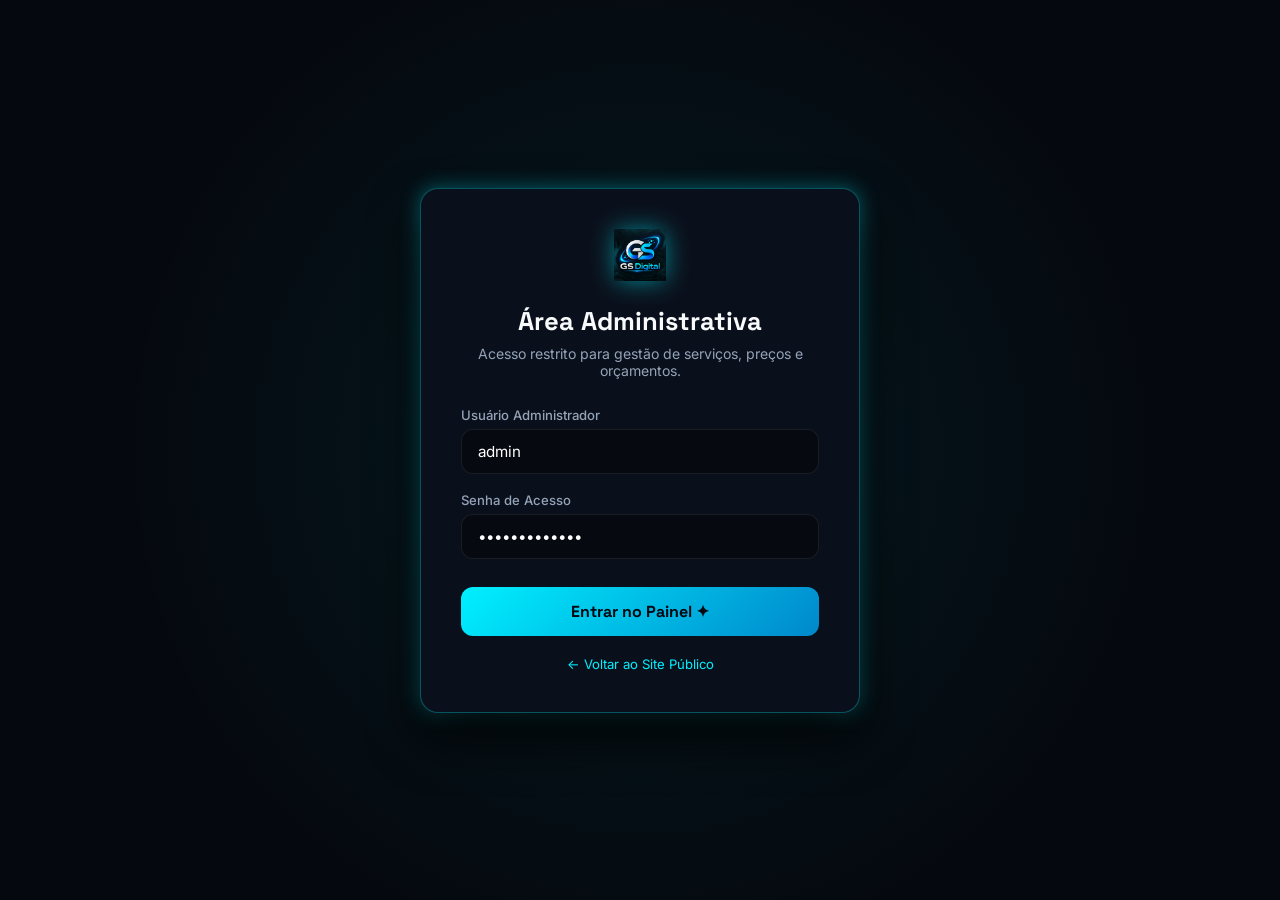
<file: admin.html>
<!DOCTYPE html>
<html lang="pt-BR">
<head>
  <meta charset="UTF-8">
  <meta name="viewport" content="width=device-width, initial-scale=1.0">
  <title>Painel Administrativo | GS Digital</title>
  <link href="https://fonts.googleapis.com/css2?family=Space+Grotesk:wght@400;500;600;700;800&family=Inter:wght@300;400;500;600;700&display=swap" rel="stylesheet">
  <style>
    :root {
      --bg-dark: #05080e;
      --bg-surface: #0a101b;
      --bg-card: rgba(14, 23, 38, 0.75);
      --cyan-neon: #00f0ff;
      --cyan-glow: 0 0 20px rgba(0, 240, 255, 0.4);
      --text-main: #f8fafc;
      --text-muted: #94a3b8;
      --border-subtle: rgba(255, 255, 255, 0.08);
      --border-cyan: rgba(0, 240, 255, 0.3);
      --radius-md: 12px;
      --radius-lg: 18px;
    }
    * { margin:0; padding:0; box-sizing:border-box; font-family:'Inter',sans-serif; }
    body { background: var(--bg-dark); color: var(--text-main); min-height:100vh; display:flex; flex-direction:column; }

    /* Login Screen */
    .login-wrapper {
      flex: 1;
      display: flex;
      align-items: center;
      justify-content: center;
      padding: 24px;
      background: radial-gradient(circle at center, rgba(0, 240, 255, 0.08) 0%, transparent 70%);
    }
    .login-box {
      width: 100%;
      max-width: 440px;
      background: var(--bg-surface);
      border: 1px solid var(--border-cyan);
      border-radius: var(--radius-lg);
      padding: 40px;
      box-shadow: 0 25px 50px rgba(0,0,0,0.8), var(--cyan-glow);
      text-align: center;
    }
    .login-logo {
      height: 52px;
      margin-bottom: 20px;
      filter: drop-shadow(0 0 12px rgba(0, 240, 255, 0.6));
    }
    .login-title {
      font-family: 'Space Grotesk', sans-serif;
      font-size: 1.6rem;
      margin-bottom: 8px;
    }
    .login-subtitle {
      font-size: 0.88rem;
      color: var(--text-muted);
      margin-bottom: 28px;
    }
    .form-group { text-align: left; margin-bottom: 18px; }
    .form-label { font-size: 0.82rem; color: var(--text-muted); display: block; margin-bottom: 6px; font-weight: 500; }
    .form-input {
      width: 100%;
      background: rgba(0,0,0,0.4);
      border: 1px solid var(--border-subtle);
      border-radius: var(--radius-md);
      padding: 12px 16px;
      color: #fff;
      font-size: 0.95rem;
      outline: none;
      transition: all 0.2s;
    }
    .form-input:focus { border-color: var(--cyan-neon); box-shadow: 0 0 15px rgba(0, 240, 255, 0.25); }

    .btn-submit {
      width: 100%;
      background: linear-gradient(135deg, var(--cyan-neon) 0%, #0088cc 100%);
      color: #030811;
      border: none;
      padding: 14px;
      border-radius: var(--radius-md);
      font-family: 'Space Grotesk', sans-serif;
      font-weight: 700;
      font-size: 1rem;
      cursor: pointer;
      margin-top: 10px;
      transition: all 0.2s;
    }
    .btn-submit:hover { box-shadow: 0 0 25px var(--cyan-neon); transform: translateY(-2px); }

    /* Admin Dashboard Layout */
    .dashboard-view { display: none; flex: 1; flex-direction: column; }
    .top-navbar {
      background: rgba(10, 16, 27, 0.95);
      border-bottom: 1px solid var(--border-subtle);
      padding: 14px 32px;
      display: flex;
      justify-content: space-between;
      align-items: center;
      position: sticky;
      top: 0;
      z-index: 100;
      backdrop-filter: blur(12px);
    }
    .admin-brand { display: flex; align-items: center; gap: 12px; }
    .admin-brand img { height: 38px; }
    .admin-brand span { font-family: 'Space Grotesk', sans-serif; font-size: 1.2rem; font-weight: 700; }
    .admin-brand span b { color: var(--cyan-neon); }

    .admin-actions { display: flex; align-items: center; gap: 14px; }
    .btn-outline {
      background: rgba(255,255,255,0.05);
      border: 1px solid var(--border-subtle);
      color: #fff;
      padding: 8px 16px;
      border-radius: 99px;
      text-decoration: none;
      font-size: 0.85rem;
      font-weight: 600;
      cursor: pointer;
      transition: all 0.2s;
    }
    .btn-outline:hover { background: rgba(0, 240, 255, 0.1); border-color: var(--cyan-neon); color: var(--cyan-neon); }

    /* Dashboard Body */
    .dashboard-container { max-width: 1240px; margin: 30px auto; padding: 0 24px; width: 100%; flex: 1; }
    .tabs-nav {
      display: flex;
      gap: 12px;
      border-bottom: 1px solid var(--border-subtle);
      padding-bottom: 14px;
      margin-bottom: 30px;
      overflow-x: auto;
    }
    .tab-btn {
      background: transparent;
      border: none;
      color: var(--text-muted);
      font-size: 0.95rem;
      font-weight: 600;
      padding: 10px 18px;
      border-radius: var(--radius-md);
      cursor: pointer;
      transition: all 0.2s;
      white-space: nowrap;
    }
    .tab-btn:hover { color: #fff; background: rgba(255,255,255,0.04); }
    .tab-btn.active {
      color: var(--cyan-neon);
      background: rgba(0, 240, 255, 0.1);
      border: 1px solid var(--border-cyan);
    }

    /* Content Cards & Tables */
    .tab-pane { display: none; }
    .tab-pane.active { display: block; }
    
    .panel-card {
      background: var(--bg-card);
      border: 1px solid var(--border-subtle);
      border-radius: var(--radius-lg);
      padding: 30px;
      margin-bottom: 24px;
      box-shadow: 0 15px 35px rgba(0,0,0,0.4);
    }
    .panel-header {
      display: flex;
      justify-content: space-between;
      align-items: center;
      margin-bottom: 24px;
    }
    .panel-title { font-family: 'Space Grotesk', sans-serif; font-size: 1.35rem; }

    .service-table { width: 100%; border-collapse: collapse; text-align: left; font-size: 0.92rem; }
    .service-table th { padding: 14px; color: var(--text-muted); border-bottom: 1px solid var(--border-subtle); }
    .service-table td { padding: 16px 14px; border-bottom: 1px solid rgba(255,255,255,0.04); }
    .table-input {
      background: rgba(0,0,0,0.4);
      border: 1px solid var(--border-subtle);
      border-radius: 8px;
      padding: 8px 12px;
      color: #fff;
      width: 100%;
      outline: none;
    }
    .table-input:focus { border-color: var(--cyan-neon); }

    .toast {
      position: fixed;
      bottom: 24px;
      right: 24px;
      background: #10b981;
      color: #030811;
      padding: 14px 24px;
      border-radius: var(--radius-md);
      font-weight: 700;
      box-shadow: 0 10px 25px rgba(0,0,0,0.5);
      display: none;
      z-index: 9999;
      animation: slideIn 0.3s ease;
    }
    @keyframes slideIn { from { transform: translateY(30px); opacity: 0; } to { transform: translateY(0); opacity: 1; } }
  </style>
</head>
<body>

  <!-- 1. LOGIN VIEW -->
  <div class="login-wrapper" id="login-view">
    <div class="login-box">
      <img src="assets/images/logo.png" alt="GS Digital" class="login-logo">
      <h1 class="login-title">Área Administrativa</h1>
      <p class="login-subtitle">Acesso restrito para gestão de serviços, preços e orçamentos.</p>

      <form id="login-form" onsubmit="handleLogin(event)">
        <div class="form-group">
          <label class="form-label">Usuário Administrador</label>
          <input type="text" id="login-user" class="form-input" value="admin" required>
        </div>

        <div class="form-group">
          <label class="form-label">Senha de Acesso</label>
          <input type="password" id="login-pass" class="form-input" value="gsdigital2026" required>
        </div>

        <div id="login-error" style="color: #ef4444; font-size: 0.85rem; margin-bottom: 14px; display: none;">
          Credenciais inválidas! Tente novamente.
        </div>

        <button type="submit" class="btn-submit">Entrar no Painel ✦</button>
      </form>

      <div style="margin-top: 20px; font-size: 0.82rem; color: var(--text-muted);">
        <a href="index.html" style="color: var(--cyan-neon); text-decoration: none;">← Voltar ao Site Público</a>
      </div>
    </div>
  </div>

  <!-- 2. LOGGED-IN DASHBOARD VIEW -->
  <div class="dashboard-view" id="dashboard-view">
    <!-- Navbar -->
    <header class="top-navbar">
      <div class="admin-brand">
        <img src="assets/images/logo.png" alt="GS Digital">
        <span>GS <b>Digital</b> // Painel de Controle</span>
      </div>

      <div class="admin-actions">
        <span style="font-size: 0.85rem; color: var(--text-muted);">Logado como: <strong style="color: #fff;" id="admin-user-display">admin</strong></span>
        <a href="index.html" target="_blank" class="btn-outline">Ver Site ao Vivo ↗</a>
        <button class="btn-outline" onclick="handleLogout()" style="border-color: #ef4444; color: #ef4444;">Sair</button>
      </div>
    </header>

    <div class="dashboard-container">
      <!-- Tabs -->
      <div class="tabs-nav">
        <button class="tab-btn active" onclick="switchAdminTab('servicos', this)">💼 Serviços & Preços do Site</button>
        <button class="tab-btn" onclick="switchAdminTab('manutencao', this)">🛡️ Manutenção Preventiva</button>
        <button class="tab-btn" onclick="switchAdminTab('leads', this)">📋 Orçamentos & Contatos Recebidos</button>
        <button class="tab-btn" onclick="switchAdminTab('seguranca', this)">🔒 Senha & Acesso</button>
      </div>

      <!-- Tab 1: Serviços & Preços -->
      <div class="tab-pane active" id="tab-servicos">
        <div class="panel-card">
          <div class="panel-header">
            <div>
              <h2 class="panel-title">Tabela de Serviços & Valores Base</h2>
              <p style="color: var(--text-muted); font-size: 0.88rem; margin-top: 4px;">
                Os valores e serviços configurados aqui atualizam automaticamente o <strong>Simulador de Orçamento</strong> e os <strong>Cards de Serviços</strong> no site principal!
              </p>
            </div>
            <div style="display: flex; gap: 10px;">
              <button class="btn-outline" onclick="addNewServiceRow()">+ Novo Serviço</button>
              <button class="btn-submit" style="width: auto; padding: 10px 22px; margin: 0;" onclick="saveServices()">Salvar Preços no Site ✦</button>
            </div>
          </div>

          <table class="service-table">
            <thead>
              <tr>
                <th style="width: 25%;">Nome do Serviço</th>
                <th style="width: 18%;">Preço Base (R$)</th>
                <th style="width: 35%;">Descrição Rápida</th>
                <th style="width: 12%;">Ícone</th>
                <th style="width: 10%;">Ações</th>
              </tr>
            </thead>
            <tbody id="services-tbody">
              <!-- Rendered dynamically -->
            </tbody>
          </table>
        </div>
      </div>

      <!-- Tab 2: Manutenção Preventiva -->
      <div class="tab-pane" id="tab-manutencao">
        <div class="panel-card" style="max-width: 700px;">
          <h2 class="panel-title" style="margin-bottom: 12px;">Taxa Mensal de Manutenção Preventiva</h2>
          <p style="color: var(--text-muted); font-size: 0.9rem; margin-bottom: 24px;">
            Altere o valor mensal que é somado dinamicamente no Simulador quando o cliente ativa a opção de suporte e manutenção contínua.
          </p>

          <div class="form-group">
            <label class="form-label">Valor Mensal (R$/mês)</label>
            <input type="number" id="maint-monthly-price" class="form-input" value="189" style="font-size: 1.3rem; font-weight: 700; color: var(--cyan-neon); max-width: 250px;">
          </div>

          <div class="form-group">
            <label class="form-label">Benefícios exibidos no site</label>
            <textarea id="maint-description" class="form-input" style="min-height: 90px;">Backups em nuvem, monitoramento 24h, blindagem de segurança e suporte técnico mensal dedicado.</textarea>
          </div>

          <button class="btn-submit" style="max-width: 280px;" onclick="saveMaintenance()">Salvar Manutenção Preventiva ✦</button>
        </div>
      </div>

      <!-- Tab 3: Leads & Orçamentos Recebidos -->
      <div class="tab-pane" id="tab-leads">
        <div class="panel-card">
          <div class="panel-header">
            <div>
              <h2 class="panel-title">Orçamentos Simulados & Contatos</h2>
              <p style="color: var(--text-muted); font-size: 0.88rem; margin-top: 4px;">Histórico salvo dos visitantes que preencheram o simulador ou o formulário de contato.</p>
            </div>
            <button class="btn-outline" onclick="clearLeads()">Limpar Histórico</button>
          </div>

          <table class="service-table">
            <thead>
              <tr>
                <th>Data / Hora</th>
                <th>Cliente / Contato</th>
                <th>Serviço Solicitado</th>
                <th>Valor Estimado</th>
                <th>Manutenção?</th>
                <th>Ações</th>
              </tr>
            </thead>
            <tbody id="leads-tbody">
              <!-- Rendered dynamically -->
            </tbody>
          </table>
        </div>
      </div>

      <!-- Tab 4: Senha & Acesso -->
      <div class="tab-pane" id="tab-seguranca">
        <div class="panel-card" style="max-width: 500px;">
          <h2 class="panel-title" style="margin-bottom: 12px;">Alterar Credenciais de Administrador</h2>
          
          <div class="form-group">
            <label class="form-label">Novo Nome de Usuário</label>
            <input type="text" id="new-admin-user" class="form-input" value="admin">
          </div>

          <div class="form-group">
            <label class="form-label">Nova Senha</label>
            <input type="password" id="new-admin-pass" class="form-input" placeholder="Digite a nova senha">
          </div>

          <button class="btn-submit" onclick="saveCredentials()">Atualizar Acesso ✦</button>
        </div>
      </div>
    </div>
  </div>

  <div class="toast" id="admin-toast">Alterações salvas com sucesso!</div>

  <script>
    // Default Services Data
    const defaultServices = [
      { id: 'landing', name: 'Landing Page de Alta Conversão', price: 1290, desc: 'Foco em Vendas Rápidas e Campanhas de Anúncios', icon: '⚡' },
      { id: 'institucional', name: 'Site Institucional Corporativo', price: 2390, desc: 'Múltiplas Páginas, SEO e Presença de Marca', icon: '🏢' },
      { id: 'sistemas', name: 'Sistema / Portal Sob Medida', price: 3990, desc: 'Aplicações SaaS, Painéis e Funcionalidades Avançadas', icon: '💻' }
    ];

    // Auth & Init
    document.addEventListener('DOMContentLoaded', () => {
      checkAuth();
      loadServices();
      loadMaintenance();
      loadLeads();
    });

    function checkAuth() {
      if (sessionStorage.getItem('gs_admin_logged') === 'true') {
        document.getElementById('login-view').style.display = 'none';
        document.getElementById('dashboard-view').style.display = 'flex';
        document.getElementById('admin-user-display').textContent = localStorage.getItem('gs_admin_user') || 'admin';
      } else {
        document.getElementById('login-view').style.display = 'flex';
        document.getElementById('dashboard-view').style.display = 'none';
      }
    }

    function handleLogin(e) {
      e.preventDefault();
      const user = document.getElementById('login-user').value;
      const pass = document.getElementById('login-pass').value;

      const storedUser = localStorage.getItem('gs_admin_user') || 'admin';
      const storedPass = localStorage.getItem('gs_admin_pass') || 'gsdigital2026';

      if (user === storedUser && pass === storedPass) {
        sessionStorage.setItem('gs_admin_logged', 'true');
        checkAuth();
      } else {
        document.getElementById('login-error').style.display = 'block';
      }
    }

    function handleLogout() {
      sessionStorage.removeItem('gs_admin_logged');
      checkAuth();
    }

    function switchAdminTab(tabId, btn) {
      document.querySelectorAll('.tab-btn').forEach(b => b.classList.remove('active'));
      document.querySelectorAll('.tab-pane').forEach(p => p.classList.remove('active'));
      btn.classList.add('active');
      document.getElementById('tab-' + tabId).classList.add('active');
    }

    // Services CRUD
    function loadServices() {
      let services = JSON.parse(localStorage.getItem('gs_services') || 'null');
      if (!services || services.length === 0) {
        services = defaultServices;
        localStorage.setItem('gs_services', JSON.stringify(services));
      }
      renderServicesTable(services);
    }

    function renderServicesTable(services) {
      const tbody = document.getElementById('services-tbody');
      tbody.innerHTML = '';
      services.forEach((s, idx) => {
        const tr = document.createElement('tr');
        tr.innerHTML = `
          <td><input type="text" class="table-input" value="${s.name}" id="svc-name-${idx}"></td>
          <td><input type="number" class="table-input" value="${s.price}" id="svc-price-${idx}" style="color: var(--cyan-neon); font-weight:700;"></td>
          <td><input type="text" class="table-input" value="${s.desc}" id="svc-desc-${idx}"></td>
          <td><input type="text" class="table-input" value="${s.icon}" id="svc-icon-${idx}" style="text-align:center;"></td>
          <td><button class="btn-outline" style="border-color:#ef4444; color:#ef4444; padding:4px 10px;" onclick="deleteService(${idx})">✕</button></td>
        `;
        tbody.appendChild(tr);
      });
    }

    function addNewServiceRow() {
      const services = getTableServicesData();
      services.push({
        id: 'servico_' + Date.now(),
        name: 'Novo Serviço Digital',
        price: 1500,
        desc: 'Descrição personalizada do novo serviço',
        icon: '✦'
      });
      renderServicesTable(services);
    }

    function deleteService(idx) {
      const services = getTableServicesData();
      services.splice(idx, 1);
      renderServicesTable(services);
    }

    function getTableServicesData() {
      const tbody = document.getElementById('services-tbody');
      const rows = tbody.querySelectorAll('tr');
      const data = [];
      rows.forEach((r, idx) => {
        data.push({
          id: 'svc_' + idx,
          name: document.getElementById(`svc-name-${idx}`).value,
          price: parseInt(document.getElementById(`svc-price-${idx}`).value, 10) || 0,
          desc: document.getElementById(`svc-desc-${idx}`).value,
          icon: document.getElementById(`svc-icon-${idx}`).value
        });
      });
      return data;
    }

    function saveServices() {
      const services = getTableServicesData();
      localStorage.setItem('gs_services', JSON.stringify(services));
      showToast('Preços e serviços salvos com sucesso!');
    }

    // Maintenance
    function loadMaintenance() {
      const price = localStorage.getItem('gs_maint_price') || '189';
      const desc = localStorage.getItem('gs_maint_desc') || 'Backups em nuvem, monitoramento 24h, blindagem de segurança e suporte técnico mensal dedicado.';
      document.getElementById('maint-monthly-price').value = price;
      document.getElementById('maint-description').value = desc;
    }

    function saveMaintenance() {
      const price = document.getElementById('maint-monthly-price').value;
      const desc = document.getElementById('maint-description').value;
      localStorage.setItem('gs_maint_price', price);
      localStorage.setItem('gs_maint_desc', desc);
      showToast('Manutenção Preventiva atualizada com sucesso!');
    }

    // Leads
    function loadLeads() {
      const tbody = document.getElementById('leads-tbody');
      let leads = JSON.parse(localStorage.getItem('gs_leads') || '[]');
      if (leads.length === 0) {
        leads = [
          { date: '17/09/2026 15:40', client: 'Gabriel Toledo', service: 'Landing Page de Alta Conversão', price: 'R$ 1.290', maint: 'Sim', phone: '5511968799692' },
          { date: '16/09/2026 11:20', client: 'Dra. Camila Andrade', service: 'Site Institucional Corporativo', price: 'R$ 2.390', maint: 'Sim', phone: '5511988888888' }
        ];
        localStorage.setItem('gs_leads', JSON.stringify(leads));
      }
      tbody.innerHTML = '';
      leads.forEach(lead => {
        const tr = document.createElement('tr');
        tr.innerHTML = `
          <td>${lead.date}</td>
          <td><strong>${lead.client}</strong></td>
          <td>${lead.service}</td>
          <td style="color:var(--cyan-neon); font-weight:700;">${lead.price}</td>
          <td>${lead.maint}</td>
          <td><a href="https://wa.me/${lead.phone || '5511968799692'}" target="_blank" class="btn-outline" style="padding:4px 12px;">WhatsApp ↗</a></td>
        `;
        tbody.appendChild(tr);
      });
    }

    function clearLeads() {
      if (confirm('Deseja limpar todo o histórico de leads?')) {
        localStorage.setItem('gs_leads', '[]');
        loadLeads();
      }
    }

    // Security
    function saveCredentials() {
      const u = document.getElementById('new-admin-user').value.trim();
      const p = document.getElementById('new-admin-pass').value.trim();
      if (u) localStorage.setItem('gs_admin_user', u);
      if (p) localStorage.setItem('gs_admin_pass', p);
      showToast('Credenciais atualizadas com sucesso!');
    }

    function showToast(msg) {
      const t = document.getElementById('admin-toast');
      t.textContent = msg;
      t.style.display = 'block';
      setTimeout(() => { t.style.display = 'none'; }, 3000);
    }
  </script>
</body>
</html>
</file>
<file: assets/css/styles.css>
@import url('https://fonts.googleapis.com/css2?family=Inter:wght@300;400;500;600;700&family=Space+Grotesk:wght@400;500;600;700;800&display=swap');

:root {
  --bg-dark: #05080d;
  --bg-darker: #020407;
  --bg-surface: #0a0f18;
  --bg-card: rgba(13, 20, 32, 0.7);
  --bg-card-hover: rgba(18, 28, 45, 0.85);
  --bg-glass: rgba(16, 25, 40, 0.65);
  
  --cyan-neon: #00f0ff;
  --cyan-bright: #38bdf8;
  --cyan-deep: #0284c7;
  --cyan-glow: 0 0 25px rgba(0, 240, 255, 0.45);
  --cyan-glow-sm: 0 0 12px rgba(0, 240, 255, 0.3);
  --cyan-glow-lg: 0 0 50px rgba(0, 240, 255, 0.25);
  --cyan-subtle: rgba(0, 240, 255, 0.08);

  --silver-bright: #f8fafc;
  --silver-mid: #cbd5e1;
  --silver-dark: #64748b;
  --text-primary: #ffffff;
  --text-secondary: #94a3b8;
  --text-muted: #64748b;

  --border-glass: rgba(255, 255, 255, 0.09);
  --border-cyan: rgba(0, 240, 255, 0.3);
  --border-cyan-active: rgba(0, 240, 255, 0.7);

  --font-display: 'Space Grotesk', -apple-system, BlinkMacSystemFont, sans-serif;
  --font-body: 'Inter', -apple-system, BlinkMacSystemFont, sans-serif;
  
  --radius-sm: 8px;
  --radius-md: 14px;
  --radius-lg: 22px;
  --radius-xl: 32px;
  --radius-full: 9999px;

  --transition: all 0.3s cubic-bezier(0.16, 1, 0.3, 1);
  --transition-slow: all 0.5s cubic-bezier(0.16, 1, 0.3, 1);
}

*, *::before, *::after {
  box-sizing: border-box;
  margin: 0;
  padding: 0;
}

html {
  scroll-behavior: smooth;
  color-scheme: dark;
}

body {
  font-family: var(--font-body);
  background-color: var(--bg-dark);
  color: var(--text-primary);
  line-height: 1.6;
  overflow-x: hidden;
  position: relative;
  -webkit-font-smoothing: antialiased;
}

/* Background Cyber Grid & Glows */
.cyber-background {
  position: fixed;
  inset: 0;
  pointer-events: none;
  z-index: 0;
  overflow: hidden;
}

.grid-overlay {
  position: absolute;
  inset: 0;
  background-image: 
    linear-gradient(to right, rgba(0, 240, 255, 0.03) 1px, transparent 1px),
    linear-gradient(to bottom, rgba(0, 240, 255, 0.03) 1px, transparent 1px);
  background-size: 60px 60px;
  mask-image: radial-gradient(circle at center, black 40%, transparent 85%);
  -webkit-mask-image: radial-gradient(circle at center, black 40%, transparent 85%);
}

.glow-orb {
  position: absolute;
  border-radius: 50%;
  filter: blur(120px);
  opacity: 0.45;
  pointer-events: none;
}

.glow-orb-1 {
  width: 550px;
  height: 550px;
  background: radial-gradient(circle, #00f0ff 0%, rgba(2, 132, 199, 0.3) 60%, transparent 80%);
  top: -150px;
  right: -100px;
  animation: floatOrb 18s ease-in-out infinite alternate;
}

.glow-orb-2 {
  width: 650px;
  height: 650px;
  background: radial-gradient(circle, #0284c7 0%, rgba(0, 240, 255, 0.15) 60%, transparent 80%);
  bottom: 20%;
  left: -200px;
  animation: floatOrb 22s ease-in-out infinite alternate-reverse;
}

@keyframes floatOrb {
  0% { transform: translate(0, 0) scale(1); }
  50% { transform: translate(40px, 60px) scale(1.08); }
  100% { transform: translate(-30px, 30px) scale(0.95); }
}

#particle-canvas {
  position: absolute;
  top: 0;
  left: 0;
  width: 100%;
  height: 100%;
  display: block;
  pointer-events: none;
  z-index: 1;
}

/* Glassmorphism Classes */
.glass-panel {
  background: var(--bg-glass);
  backdrop-filter: blur(18px) saturate(180%);
  -webkit-backdrop-filter: blur(18px) saturate(180%);
  border: 1px solid var(--border-glass);
  border-radius: var(--radius-lg);
  position: relative;
  transition: var(--transition);
}

.glass-panel:hover {
  border-color: var(--border-cyan);
  box-shadow: 0 10px 30px -10px rgba(0, 240, 255, 0.15);
}

/* Container */
.container {
  width: 100%;
  max-width: 1240px;
  margin: 0 auto;
  padding: 0 24px;
  position: relative;
  z-index: 2;
}

/* Header & Navbar */
.site-header {
  position: fixed;
  top: 18px;
  left: 0;
  right: 0;
  z-index: 100;
  transition: var(--transition);
}

.nav-wrapper {
  display: flex;
  align-items: center;
  justify-content: space-between;
  background: rgba(10, 15, 24, 0.75);
  backdrop-filter: blur(20px) saturate(190%);
  -webkit-backdrop-filter: blur(20px) saturate(190%);
  border: 1px solid rgba(0, 240, 255, 0.15);
  border-radius: var(--radius-full);
  padding: 10px 24px;
  box-shadow: 0 8px 32px rgba(0, 0, 0, 0.4), inset 0 1px 0 rgba(255, 255, 255, 0.1);
}

.brand-logo {
  display: flex;
  align-items: center;
  gap: 12px;
  text-decoration: none;
}

.brand-logo img {
  height: 44px;
  width: 44px;
  object-fit: cover;
  border-radius: 10px;
  border: 1px solid rgba(0, 240, 255, 0.4);
  box-shadow: 0 0 16px rgba(0, 240, 255, 0.35);
  transition: var(--transition);
}

.brand-logo:hover img {
  transform: scale(1.08);
  border-color: rgba(0, 240, 255, 0.8);
  box-shadow: 0 0 24px rgba(0, 240, 255, 0.7);
}

.brand-text {
  font-family: var(--font-display);
  font-size: 1.25rem;
  font-weight: 700;
  color: #fff;
  letter-spacing: -0.02em;
}

.brand-text span {
  color: var(--cyan-neon);
  text-shadow: 0 0 10px rgba(0, 240, 255, 0.5);
}

.nav-menu {
  display: flex;
  align-items: center;
  list-style: none;
  gap: 8px;
}

.nav-link {
  color: var(--text-secondary);
  text-decoration: none;
  font-size: 0.92rem;
  font-weight: 500;
  padding: 8px 16px;
  border-radius: var(--radius-full);
  transition: var(--transition);
  position: relative;
}

.nav-link:hover {
  color: var(--text-primary);
  background: rgba(255, 255, 255, 0.05);
}

.nav-link.active {
  color: var(--cyan-neon);
  background: rgba(0, 240, 255, 0.08);
  border: 1px solid rgba(0, 240, 255, 0.25);
  box-shadow: 0 0 12px rgba(0, 240, 255, 0.2);
}

.header-actions {
  display: flex;
  align-items: center;
  gap: 12px;
}

.mobile-toggle {
  display: none;
  background: transparent;
  border: none;
  color: var(--text-primary);
  font-size: 1.4rem;
  cursor: pointer;
  padding: 6px;
}

/* Buttons */
.btn {
  display: inline-flex;
  align-items: center;
  justify-content: center;
  gap: 10px;
  font-family: var(--font-display);
  font-weight: 600;
  font-size: 0.95rem;
  padding: 12px 26px;
  border-radius: var(--radius-full);
  text-decoration: none;
  cursor: pointer;
  transition: var(--transition);
  border: none;
  position: relative;
  overflow: hidden;
}

.btn-primary {
  background: linear-gradient(135deg, var(--cyan-neon) 0%, #0088cc 100%);
  color: #030811;
  box-shadow: 0 0 20px rgba(0, 240, 255, 0.4), inset 0 1px 0 rgba(255, 255, 255, 0.4);
}

.btn-primary:hover {
  transform: translateY(-2px);
  box-shadow: 0 0 30px rgba(0, 240, 255, 0.7), inset 0 1px 0 rgba(255, 255, 255, 0.6);
  color: #000;
}

.btn-secondary {
  background: rgba(255, 255, 255, 0.04);
  color: var(--text-primary);
  border: 1px solid rgba(255, 255, 255, 0.12);
  backdrop-filter: blur(10px);
}

.btn-secondary:hover {
  background: rgba(0, 240, 255, 0.08);
  border-color: var(--border-cyan);
  color: var(--cyan-neon);
  box-shadow: 0 0 18px rgba(0, 240, 255, 0.2);
  transform: translateY(-2px);
}

.btn-sm {
  padding: 8px 18px;
  font-size: 0.85rem;
}

.btn-icon-right {
  transition: transform 0.2s ease;
}

.btn:hover .btn-icon-right {
  transform: translateX(4px);
}

/* Badge High-tech */
.badge-tech {
  display: inline-flex;
  align-items: center;
  gap: 8px;
  padding: 6px 16px;
  background: rgba(0, 240, 255, 0.07);
  border: 1px solid rgba(0, 240, 255, 0.25);
  border-radius: var(--radius-full);
  font-size: 0.82rem;
  font-weight: 600;
  color: var(--cyan-neon);
  letter-spacing: 0.04em;
  text-transform: uppercase;
  margin-bottom: 20px;
  box-shadow: 0 0 15px rgba(0, 240, 255, 0.15);
}

.pulse-dot {
  width: 7px;
  height: 7px;
  border-radius: 50%;
  background: var(--cyan-neon);
  box-shadow: 0 0 10px var(--cyan-neon);
  animation: pulseDot 1.8s infinite;
}

@keyframes pulseDot {
  0% { transform: scale(0.95); opacity: 0.7; }
  50% { transform: scale(1.3); opacity: 1; box-shadow: 0 0 14px var(--cyan-neon); }
  100% { transform: scale(0.95); opacity: 0.7; }
}

/* Hero Section */
.hero-section {
  min-height: 100vh;
  padding: 150px 0 90px;
  display: flex;
  align-items: center;
  position: relative;
}

.hero-grid {
  display: grid;
  grid-template-columns: 1.15fr 0.85fr;
  align-items: center;
  gap: 60px;
}

.hero-content h1 {
  font-family: var(--font-display);
  font-size: clamp(2.5rem, 5vw, 4.2rem);
  font-weight: 800;
  line-height: 1.08;
  letter-spacing: -0.03em;
  margin-bottom: 24px;
}

.gradient-text-silver {
  background: linear-gradient(180deg, #ffffff 10%, #cbd5e1 60%, #94a3b8 100%);
  -webkit-background-clip: text;
  -webkit-text-fill-color: transparent;
}

.gradient-text-cyan {
  background: linear-gradient(135deg, #00f0ff 0%, #00b4d8 50%, #38bdf8 100%);
  -webkit-background-clip: text;
  -webkit-text-fill-color: transparent;
  text-shadow: 0 0 35px rgba(0, 240, 255, 0.4);
}

.hero-description {
  font-size: 1.15rem;
  color: var(--text-secondary);
  max-width: 540px;
  margin-bottom: 36px;
  line-height: 1.7;
}

.hero-buttons {
  display: flex;
  flex-wrap: wrap;
  gap: 16px;
  margin-bottom: 48px;
}

/* Hero Stats Bar */
.hero-stats {
  display: flex;
  align-items: center;
  gap: 36px;
  padding-top: 30px;
  border-top: 1px solid rgba(255, 255, 255, 0.08);
}

.stat-item {
  display: flex;
  flex-direction: column;
}

.stat-number {
  font-family: var(--font-display);
  font-size: 1.75rem;
  font-weight: 700;
  color: #fff;
}

.stat-number span {
  color: var(--cyan-neon);
}

.stat-label {
  font-size: 0.82rem;
  color: var(--text-muted);
  text-transform: uppercase;
  letter-spacing: 0.05em;
}

/* Hero Visual / 3D Device & Floating Cards */
.hero-visual {
  position: relative;
  display: flex;
  justify-content: center;
  align-items: center;
}

.hero-main-card {
  width: 100%;
  max-width: 470px;
  background: linear-gradient(145deg, rgba(20, 30, 48, 0.8), rgba(9, 14, 24, 0.95));
  border: 1px solid rgba(0, 240, 255, 0.25);
  border-radius: var(--radius-xl);
  padding: 28px;
  box-shadow: 0 25px 60px -15px rgba(0, 0, 0, 0.8), 0 0 40px rgba(0, 240, 255, 0.12);
  position: relative;
  z-index: 2;
  overflow: hidden;
}

.hero-card-header {
  display: flex;
  justify-content: space-between;
  align-items: center;
  margin-bottom: 22px;
  padding-bottom: 14px;
  border-bottom: 1px solid rgba(255, 255, 255, 0.08);
}

.window-dots {
  display: flex;
  gap: 7px;
}

.window-dot {
  width: 10px;
  height: 10px;
  border-radius: 50%;
}

.dot-red { background: #ef4444; }
.dot-yellow { background: #f59e0b; }
.dot-green { background: #10b981; }

.status-badge {
  display: flex;
  align-items: center;
  gap: 6px;
  font-size: 0.76rem;
  color: var(--cyan-neon);
  font-family: var(--font-display);
  background: rgba(0, 240, 255, 0.1);
  padding: 4px 10px;
  border-radius: var(--radius-full);
}

.hero-preview-img {
  width: 100%;
  border-radius: var(--radius-md);
  box-shadow: 0 12px 30px rgba(0, 0, 0, 0.5);
  display: block;
  transition: transform 0.4s ease;
}

.hero-main-card:hover .hero-preview-img {
  transform: scale(1.02);
}

/* Floating Glass Badges (Pinterest Insp: Pin 3, 5, 7) */
.floating-badge {
  position: absolute;
  background: rgba(14, 23, 38, 0.88);
  backdrop-filter: blur(20px);
  -webkit-backdrop-filter: blur(20px);
  border: 1px solid rgba(0, 240, 255, 0.35);
  border-radius: var(--radius-md);
  padding: 12px 18px;
  display: flex;
  align-items: center;
  gap: 12px;
  box-shadow: 0 15px 35px rgba(0, 0, 0, 0.6), 0 0 20px rgba(0, 240, 255, 0.2);
  z-index: 3;
  animation: floatBadge 6s ease-in-out infinite alternate;
}

.badge-top-right {
  top: -20px;
  right: -25px;
  animation-delay: 0s;
}

.badge-bottom-left {
  bottom: -25px;
  left: -25px;
  animation-delay: -3s;
}

@keyframes floatBadge {
  0% { transform: translateY(0); }
  100% { transform: translateY(-12px); }
}

.badge-icon {
  width: 38px;
  height: 38px;
  border-radius: var(--radius-sm);
  background: rgba(0, 240, 255, 0.12);
  display: flex;
  align-items: center;
  justify-content: center;
  color: var(--cyan-neon);
  font-size: 1.1rem;
}

.badge-info h4 {
  font-size: 0.82rem;
  font-weight: 700;
  color: #fff;
  margin-bottom: 2px;
}

.badge-info p {
  font-size: 0.74rem;
  color: var(--cyan-neon);
}

/* Section Common Styles */
.section {
  padding: 110px 0;
  position: relative;
  z-index: 2;
}

.section-header {
  text-align: center;
  max-width: 720px;
  margin: 0 auto 64px;
}

.section-header h2 {
  font-family: var(--font-display);
  font-size: clamp(2rem, 3.8vw, 3rem);
  font-weight: 700;
  line-height: 1.15;
  letter-spacing: -0.02em;
  margin-bottom: 18px;
}

.section-header p {
  font-size: 1.08rem;
  color: var(--text-secondary);
}

/* Bento Grid System (Pin 6 Inspiration) */
.bento-grid {
  display: grid;
  grid-template-columns: repeat(12, 1fr);
  gap: 24px;
}

.bento-card {
  background: linear-gradient(160deg, rgba(16, 26, 42, 0.75) 0%, rgba(8, 14, 24, 0.9) 100%);
  border: 1px solid rgba(255, 255, 255, 0.08);
  border-radius: var(--radius-xl);
  padding: 32px;
  position: relative;
  overflow: hidden;
  transition: var(--transition);
  display: flex;
  flex-direction: column;
}

.bento-card::before {
  content: '';
  position: absolute;
  inset: 0;
  border-radius: inherit;
  padding: 1px;
  background: linear-gradient(135deg, rgba(0, 240, 255, 0.4), transparent 60%);
  -webkit-mask: linear-gradient(#fff 0 0) content-box, linear-gradient(#fff 0 0);
  -webkit-mask-composite: xor;
  mask-composite: exclude;
  pointer-events: none;
}

.bento-card:hover {
  border-color: rgba(0, 240, 255, 0.35);
  box-shadow: 0 15px 40px -10px rgba(0, 240, 255, 0.15);
  transform: translateY(-4px);
}

.bento-col-8 { grid-column: span 8; }
.bento-col-4 { grid-column: span 4; }
.bento-col-6 { grid-column: span 6; }
.bento-col-12 { grid-column: span 12; }

.bento-header {
  display: flex;
  align-items: center;
  justify-content: space-between;
  margin-bottom: 20px;
}

.bento-title {
  font-family: var(--font-display);
  font-size: 1.35rem;
  font-weight: 700;
  color: #fff;
}

.bento-subtitle {
  color: var(--text-secondary);
  font-size: 0.95rem;
  margin-bottom: 24px;
}

/* Lighthouse & Performance Gauge */
.lighthouse-display {
  display: grid;
  grid-template-columns: repeat(4, 1fr);
  gap: 16px;
  margin-top: auto;
}

.gauge-item {
  background: rgba(0, 240, 255, 0.04);
  border: 1px solid rgba(0, 240, 255, 0.15);
  border-radius: var(--radius-md);
  padding: 18px 12px;
  text-align: center;
}

.gauge-circle {
  width: 68px;
  height: 68px;
  border-radius: 50%;
  margin: 0 auto 10px;
  display: flex;
  align-items: center;
  justify-content: center;
  font-family: var(--font-display);
  font-size: 1.3rem;
  font-weight: 800;
  color: #00f0ff;
  border: 3px solid #00f0ff;
  box-shadow: 0 0 15px rgba(0, 240, 255, 0.3), inset 0 0 10px rgba(0, 240, 255, 0.2);
}

.gauge-label {
  font-size: 0.8rem;
  color: var(--text-muted);
  text-transform: uppercase;
  letter-spacing: 0.05em;
  font-weight: 600;
}

/* Preventive Maintenance Live Status (Core Request) */
.maintenance-monitor {
  display: flex;
  flex-direction: column;
  gap: 14px;
}

.status-row {
  display: flex;
  align-items: center;
  justify-content: space-between;
  padding: 12px 16px;
  background: rgba(0, 0, 0, 0.25);
  border: 1px solid rgba(255, 255, 255, 0.05);
  border-radius: var(--radius-md);
}

.status-row-title {
  display: flex;
  align-items: center;
  gap: 10px;
  font-size: 0.9rem;
  font-weight: 500;
}

.status-indicator {
  width: 8px;
  height: 8px;
  border-radius: 50%;
  background: #10b981;
  box-shadow: 0 0 8px #10b981;
}

.status-value {
  font-family: var(--font-display);
  font-size: 0.86rem;
  font-weight: 600;
  color: var(--cyan-neon);
}

/* Services Cards Section */
.services-grid {
  display: grid;
  grid-template-columns: repeat(3, 1fr);
  gap: 28px;
}

.service-card {
  background: linear-gradient(160deg, rgba(16, 26, 42, 0.6) 0%, rgba(9, 14, 24, 0.85) 100%);
  border: 1px solid rgba(255, 255, 255, 0.08);
  border-radius: var(--radius-xl);
  padding: 38px 30px;
  transition: var(--transition-slow);
  position: relative;
  display: flex;
  flex-direction: column;
}

.service-card:hover {
  transform: translateY(-8px);
  border-color: rgba(0, 240, 255, 0.4);
  box-shadow: 0 20px 45px -10px rgba(0, 240, 255, 0.2);
}

.service-featured {
  border-color: rgba(0, 240, 255, 0.35);
  background: linear-gradient(160deg, rgba(14, 28, 48, 0.8) 0%, rgba(8, 16, 30, 0.95) 100%);
  box-shadow: 0 10px 30px -10px rgba(0, 240, 255, 0.15);
}

.service-pill-top {
  position: absolute;
  top: -14px;
  right: 24px;
  background: linear-gradient(135deg, #00f0ff 0%, #0088ff 100%);
  color: #020610;
  font-size: 0.74rem;
  font-weight: 800;
  text-transform: uppercase;
  padding: 6px 16px;
  border-radius: var(--radius-full);
  letter-spacing: 0.06em;
  box-shadow: 0 0 20px rgba(0, 240, 255, 0.55), inset 0 1px 0 rgba(255, 255, 255, 0.6);
  border: 1px solid rgba(255, 255, 255, 0.4);
  display: inline-flex;
  align-items: center;
  gap: 6px;
  z-index: 10;
  transition: var(--transition);
}

.service-card:hover .service-pill-top {
  transform: translateY(-2px) scale(1.04);
  box-shadow: 0 0 28px rgba(0, 240, 255, 0.85), inset 0 1px 0 rgba(255, 255, 255, 0.8);
}

.service-pill-top.pill-essencial {
  background: linear-gradient(135deg, #10b981 0%, #06b6d4 100%);
  box-shadow: 0 0 20px rgba(16, 185, 129, 0.55), inset 0 1px 0 rgba(255, 255, 255, 0.6);
}

.service-card:hover .service-pill-top.pill-essencial {
  box-shadow: 0 0 28px rgba(16, 185, 129, 0.85), inset 0 1px 0 rgba(255, 255, 255, 0.8);
}

.service-icon-box {
  width: 60px;
  height: 60px;
  border-radius: var(--radius-lg);
  background: rgba(0, 240, 255, 0.08);
  border: 1px solid rgba(0, 240, 255, 0.25);
  display: flex;
  align-items: center;
  justify-content: center;
  color: var(--cyan-neon);
  font-size: 1.6rem;
  margin-bottom: 24px;
  box-shadow: 0 0 20px rgba(0, 240, 255, 0.15);
  transition: var(--transition);
}

.service-card:hover .service-icon-box {
  transform: scale(1.1) rotate(5deg);
  background: var(--cyan-neon);
  color: #05080d;
  box-shadow: 0 0 25px rgba(0, 240, 255, 0.6);
}

.service-title {
  font-family: var(--font-display);
  font-size: 1.45rem;
  font-weight: 700;
  color: #fff;
  margin-bottom: 14px;
}

.service-description {
  color: var(--text-secondary);
  font-size: 0.95rem;
  line-height: 1.65;
  margin-bottom: 24px;
}

.service-checklist {
  list-style: none;
  display: flex;
  flex-direction: column;
  gap: 12px;
  margin-top: auto;
  padding-top: 20px;
  border-top: 1px solid rgba(255, 255, 255, 0.06);
}

.service-checklist li {
  display: flex;
  align-items: center;
  gap: 10px;
  font-size: 0.88rem;
  color: var(--silver-mid);
}

.check-icon {
  color: var(--cyan-neon);
  font-size: 0.9rem;
}

/* Interactive Portfolio Section */
.portfolio-filters {
  display: flex;
  justify-content: center;
  gap: 10px;
  margin-bottom: 44px;
  flex-wrap: wrap;
}

.filter-btn {
  background: rgba(255, 255, 255, 0.04);
  border: 1px solid rgba(255, 255, 255, 0.08);
  color: var(--text-secondary);
  padding: 8px 20px;
  border-radius: var(--radius-full);
  font-size: 0.88rem;
  font-weight: 500;
  cursor: pointer;
  transition: var(--transition);
}

.filter-btn:hover {
  background: rgba(0, 240, 255, 0.06);
  color: #fff;
  border-color: rgba(0, 240, 255, 0.2);
}

.filter-btn.active {
  background: rgba(0, 240, 255, 0.12);
  color: var(--cyan-neon);
  border-color: var(--cyan-neon);
  box-shadow: 0 0 14px rgba(0, 240, 255, 0.25);
}

.portfolio-grid {
  display: grid;
  grid-template-columns: repeat(2, 1fr);
  gap: 32px;
}

.portfolio-card {
  background: linear-gradient(160deg, rgba(18, 28, 44, 0.7) 0%, rgba(9, 14, 22, 0.9) 100%);
  border: 1px solid rgba(255, 255, 255, 0.08);
  border-radius: var(--radius-xl);
  overflow: hidden;
  transition: var(--transition-slow);
  position: relative;
  display: flex;
  flex-direction: column;
}

.portfolio-card:hover {
  transform: translateY(-8px);
  border-color: var(--border-cyan);
  box-shadow: 0 20px 40px -10px rgba(0, 240, 255, 0.2);
}

.portfolio-image-wrapper {
  position: relative;
  width: 100%;
  aspect-ratio: 16 / 9;
  overflow: hidden;
  background: #000;
}

.portfolio-image-wrapper img {
  width: 100%;
  height: 100%;
  object-fit: cover;
  transition: transform 0.6s cubic-bezier(0.16, 1, 0.3, 1);
}

.portfolio-card:hover .portfolio-image-wrapper img {
  transform: scale(1.05);
}

.portfolio-overlay {
  position: absolute;
  inset: 0;
  background: linear-gradient(to top, rgba(5, 8, 13, 0.9) 0%, transparent 60%);
  display: flex;
  align-items: flex-end;
  padding: 24px;
}

.portfolio-tag {
  background: rgba(0, 240, 255, 0.15);
  backdrop-filter: blur(8px);
  border: 1px solid rgba(0, 240, 255, 0.4);
  color: var(--cyan-neon);
  font-size: 0.75rem;
  font-weight: 600;
  padding: 4px 12px;
  border-radius: var(--radius-full);
  text-transform: uppercase;
  letter-spacing: 0.04em;
}

.portfolio-body {
  padding: 24px 28px 28px;
  display: flex;
  flex-direction: column;
  gap: 12px;
}

.portfolio-title {
  font-family: var(--font-display);
  font-size: 1.35rem;
  font-weight: 700;
  color: #fff;
}

.portfolio-desc {
  font-size: 0.92rem;
  color: var(--text-secondary);
  line-height: 1.6;
}

.portfolio-meta {
  display: flex;
  align-items: center;
  justify-content: space-between;
  margin-top: 10px;
  padding-top: 16px;
  border-top: 1px solid rgba(255, 255, 255, 0.06);
}

.portfolio-metric {
  font-size: 0.85rem;
  color: var(--cyan-bright);
  font-weight: 600;
}

.portfolio-link-btn {
  color: #fff;
  font-size: 0.88rem;
  font-weight: 600;
  text-decoration: none;
  display: inline-flex;
  align-items: center;
  gap: 6px;
  transition: var(--transition);
}

.portfolio-link-btn:hover {
  color: var(--cyan-neon);
  gap: 10px;
}

/* Interactive Quote / Budget Simulator */
.calculator-section {
  background: linear-gradient(180deg, rgba(8, 14, 24, 0.6) 0%, rgba(5, 8, 13, 0.9) 100%);
  border-top: 1px solid rgba(0, 240, 255, 0.15);
  border-bottom: 1px solid rgba(0, 240, 255, 0.15);
}

.calculator-wrapper {
  display: grid;
  grid-template-columns: 1.2fr 0.8fr;
  gap: 40px;
  background: rgba(14, 23, 38, 0.7);
  backdrop-filter: blur(25px);
  border: 1px solid rgba(0, 240, 255, 0.25);
  border-radius: var(--radius-xl);
  padding: 40px;
  box-shadow: 0 20px 60px rgba(0, 0, 0, 0.5), 0 0 35px rgba(0, 240, 255, 0.1);
}

.calc-options {
  display: flex;
  flex-direction: column;
  gap: 28px;
}

.calc-group-title {
  font-family: var(--font-display);
  font-size: 1.05rem;
  font-weight: 600;
  color: #fff;
  margin-bottom: 14px;
  display: flex;
  align-items: center;
  gap: 8px;
}

.calc-group-title span {
  color: var(--cyan-neon);
}

.calc-grid-selector {
  display: grid;
  grid-template-columns: repeat(auto-fit, minmax(130px, 1fr));
  gap: 12px;
}

.calc-select-card {
  background: rgba(0, 0, 0, 0.3);
  border: 1px solid rgba(255, 255, 255, 0.08);
  border-radius: var(--radius-md);
  padding: 16px 12px;
  cursor: pointer;
  transition: var(--transition);
  text-align: center;
  position: relative;
}

.calc-select-card:hover {
  border-color: rgba(0, 240, 255, 0.3);
  background: rgba(0, 240, 255, 0.04);
}

.calc-select-card.selected {
  border-color: var(--cyan-neon);
  background: rgba(0, 240, 255, 0.1);
  box-shadow: 0 0 15px rgba(0, 240, 255, 0.2);
}

.calc-select-card input {
  display: none;
}

.calc-card-icon {
  font-size: 1.5rem;
  color: var(--cyan-neon);
  margin-bottom: 8px;
}

.calc-card-name {
  font-size: 0.88rem;
  font-weight: 600;
  color: #fff;
  display: block;
}

.calc-card-sub {
  font-size: 0.74rem;
  color: var(--text-muted);
  margin-top: 4px;
  display: block;
}

/* Custom Checkbox Toggle for Maintenance */
.checkbox-toggle-wrapper {
  background: rgba(0, 240, 255, 0.05);
  border: 1px solid rgba(0, 240, 255, 0.25);
  border-radius: var(--radius-md);
  padding: 18px 20px;
  display: flex;
  align-items: center;
  justify-content: space-between;
  cursor: pointer;
  transition: var(--transition);
}

.checkbox-toggle-wrapper:hover {
  background: rgba(0, 240, 255, 0.08);
}

.toggle-info h4 {
  font-size: 0.95rem;
  font-weight: 600;
  color: #fff;
  margin-bottom: 4px;
}

.toggle-info p {
  font-size: 0.8rem;
  color: var(--cyan-bright);
}

.switch {
  position: relative;
  display: inline-block;
  width: 48px;
  height: 26px;
}

.switch input {
  opacity: 0;
  width: 0;
  height: 0;
}

.slider {
  position: absolute;
  cursor: pointer;
  inset: 0;
  background-color: rgba(255, 255, 255, 0.1);
  transition: .3s;
  border-radius: 34px;
  border: 1px solid rgba(255, 255, 255, 0.2);
}

.slider:before {
  position: absolute;
  content: "";
  height: 18px;
  width: 18px;
  left: 4px;
  bottom: 3px;
  background-color: white;
  transition: .3s;
  border-radius: 50%;
}

input:checked + .slider {
  background-color: var(--cyan-neon);
  box-shadow: 0 0 12px var(--cyan-neon);
  border-color: var(--cyan-neon);
}

input:checked + .slider:before {
  transform: translateX(20px);
  background-color: #030811;
}

/* Calculator Summary Box */
.calc-summary-box {
  background: linear-gradient(160deg, rgba(20, 32, 52, 0.8) 0%, rgba(9, 15, 25, 0.95) 100%);
  border: 1px solid rgba(0, 240, 255, 0.35);
  border-radius: var(--radius-lg);
  padding: 32px;
  display: flex;
  flex-direction: column;
  justify-content: space-between;
  box-shadow: 0 15px 35px rgba(0, 0, 0, 0.5);
}

.calc-summary-header {
  margin-bottom: 24px;
}

.calc-summary-title {
  font-family: var(--font-display);
  font-size: 1.25rem;
  font-weight: 700;
  color: #fff;
  margin-bottom: 6px;
}

.calc-summary-items {
  display: flex;
  flex-direction: column;
  gap: 12px;
  margin-bottom: 28px;
}

.calc-item-row {
  display: flex;
  justify-content: space-between;
  font-size: 0.88rem;
  color: var(--text-secondary);
}

.calc-item-row strong {
  color: #fff;
}

.calc-price-total {
  padding-top: 20px;
  border-top: 1px dashed rgba(0, 240, 255, 0.3);
  margin-bottom: 28px;
}

.total-label {
  font-size: 0.85rem;
  color: var(--text-muted);
  text-transform: uppercase;
  letter-spacing: 0.05em;
  margin-bottom: 4px;
}

.total-value {
  font-family: var(--font-display);
  font-size: 2.2rem;
  font-weight: 800;
  color: var(--cyan-neon);
  text-shadow: 0 0 20px rgba(0, 240, 255, 0.4);
}

.total-recurrence {
  font-size: 0.82rem;
  color: var(--text-secondary);
  margin-top: 4px;
}

/* Testimonials Section */
.testimonials-grid {
  display: grid;
  grid-template-columns: repeat(3, 1fr);
  gap: 24px;
}

.testimonial-card {
  background: var(--bg-card);
  border: 1px solid rgba(255, 255, 255, 0.08);
  border-radius: var(--radius-lg);
  padding: 32px 26px;
  position: relative;
  transition: var(--transition);
}

.testimonial-card:hover {
  border-color: rgba(0, 240, 255, 0.3);
  transform: translateY(-4px);
}

.stars {
  color: #facc15;
  font-size: 1rem;
  margin-bottom: 16px;
}

.testimonial-text {
  font-size: 0.94rem;
  color: var(--silver-mid);
  line-height: 1.65;
  margin-bottom: 24px;
}

.testimonial-author {
  display: flex;
  align-items: center;
  gap: 14px;
}

.author-avatar {
  width: 44px;
  height: 44px;
  border-radius: 50%;
  background: linear-gradient(135deg, var(--cyan-neon), #0077fe);
  display: flex;
  align-items: center;
  justify-content: center;
  font-weight: 700;
  color: #05080d;
  font-family: var(--font-display);
}

.author-info h5 {
  font-size: 0.92rem;
  color: #fff;
  font-weight: 600;
}

.author-info span {
  font-size: 0.78rem;
  color: var(--text-muted);
}

/* Contact & Final CTA */
.contact-wrapper {
  display: grid;
  grid-template-columns: 0.9fr 1.1fr;
  gap: 50px;
  background: linear-gradient(150deg, rgba(16, 26, 42, 0.85) 0%, rgba(8, 14, 24, 0.95) 100%);
  border: 1px solid rgba(0, 240, 255, 0.25);
  border-radius: var(--radius-xl);
  padding: 50px;
  box-shadow: 0 25px 60px rgba(0, 0, 0, 0.6), 0 0 35px rgba(0, 240, 255, 0.15);
}

.contact-info h3 {
  font-family: var(--font-display);
  font-size: 2.2rem;
  font-weight: 800;
  line-height: 1.2;
  margin-bottom: 18px;
}

.contact-info p {
  color: var(--text-secondary);
  font-size: 1.05rem;
  margin-bottom: 32px;
}

.contact-details {
  display: flex;
  flex-direction: column;
  gap: 18px;
}

.contact-item {
  display: flex;
  align-items: center;
  gap: 14px;
  color: var(--silver-mid);
  text-decoration: none;
  font-size: 0.95rem;
  transition: var(--transition);
}

.contact-item:hover {
  color: var(--cyan-neon);
  transform: translateX(4px);
}

.contact-icon {
  width: 42px;
  height: 42px;
  border-radius: 50%;
  background: rgba(0, 240, 255, 0.1);
  border: 1px solid rgba(0, 240, 255, 0.3);
  display: flex;
  align-items: center;
  justify-content: center;
  color: var(--cyan-neon);
  font-size: 1.1rem;
}

.contact-form {
  display: flex;
  flex-direction: column;
  gap: 20px;
}

.form-group {
  display: flex;
  flex-direction: column;
  gap: 8px;
}

.form-label {
  font-size: 0.88rem;
  font-weight: 500;
  color: var(--silver-mid);
}

.form-input, .form-textarea {
  background: rgba(5, 9, 15, 0.7);
  border: 1px solid rgba(255, 255, 255, 0.1);
  border-radius: var(--radius-md);
  padding: 14px 18px;
  color: #fff;
  font-family: var(--font-body);
  font-size: 0.95rem;
  outline: none;
  transition: var(--transition);
}

.form-input:focus, .form-textarea:focus {
  border-color: var(--cyan-neon);
  box-shadow: 0 0 15px rgba(0, 240, 255, 0.25);
  background: rgba(10, 16, 26, 0.85);
}

.form-textarea {
  resize: vertical;
  min-height: 120px;
}

/* Footer */
.site-footer {
  padding: 60px 0 36px;
  border-top: 1px solid rgba(255, 255, 255, 0.08);
  position: relative;
  z-index: 2;
  background: var(--bg-darker);
}

.footer-top {
  display: flex;
  justify-content: space-between;
  align-items: center;
  margin-bottom: 40px;
  flex-wrap: wrap;
  gap: 24px;
}

.footer-socials {
  display: flex;
  gap: 14px;
}

.social-link {
  width: 40px;
  height: 40px;
  border-radius: 50%;
  background: rgba(255, 255, 255, 0.04);
  border: 1px solid rgba(255, 255, 255, 0.08);
  color: var(--text-secondary);
  display: flex;
  align-items: center;
  justify-content: center;
  text-decoration: none;
  transition: var(--transition);
}

.social-link:hover {
  background: rgba(0, 240, 255, 0.12);
  border-color: var(--cyan-neon);
  color: var(--cyan-neon);
  box-shadow: 0 0 15px rgba(0, 240, 255, 0.3);
  transform: translateY(-2px);
}

.footer-bottom {
  display: flex;
  justify-content: space-between;
  align-items: center;
  padding-top: 24px;
  border-top: 1px solid rgba(255, 255, 255, 0.05);
  font-size: 0.84rem;
  color: var(--text-muted);
  flex-wrap: wrap;
  gap: 14px;
}

.footer-bottom a {
  color: var(--cyan-bright);
  text-decoration: none;
}

/* Modal for Project Preview */
.modal-backdrop {
  position: fixed;
  inset: 0;
  background: rgba(2, 4, 7, 0.85);
  backdrop-filter: blur(12px);
  z-index: 1000;
  display: flex;
  align-items: center;
  justify-content: center;
  padding: 24px;
  opacity: 0;
  pointer-events: none;
  transition: var(--transition);
}

.modal-backdrop.active {
  opacity: 1;
  pointer-events: auto;
}

.modal-content {
  background: linear-gradient(160deg, #0e1726, #070c14);
  border: 1px solid var(--border-cyan);
  border-radius: var(--radius-xl);
  max-width: 800px;
  width: 100%;
  max-height: 90vh;
  overflow-y: auto;
  box-shadow: 0 25px 60px rgba(0, 0, 0, 0.9), 0 0 40px rgba(0, 240, 255, 0.3);
  transform: scale(0.95) translateY(20px);
  transition: var(--transition);
  position: relative;
}

.modal-backdrop.active .modal-content {
  transform: scale(1) translateY(0);
}

.modal-close-btn {
  position: absolute;
  top: 20px;
  right: 20px;
  background: rgba(255, 255, 255, 0.1);
  border: none;
  color: #fff;
  width: 36px;
  height: 36px;
  border-radius: 50%;
  display: flex;
  align-items: center;
  justify-content: center;
  cursor: pointer;
  font-size: 1.2rem;
  transition: var(--transition);
  z-index: 10;
}

.modal-close-btn:hover {
  background: var(--cyan-neon);
  color: #000;
}

.modal-image {
  width: 100%;
  aspect-ratio: 16 / 9;
  object-fit: cover;
  display: block;
}

.modal-inner-body {
  padding: 32px;
}

/* Responsive Styles */
@media (max-width: 1024px) {
  .hero-grid {
    grid-template-columns: 1fr;
    text-align: center;
    gap: 50px;
  }

  .hero-description {
    margin-left: auto;
    margin-right: auto;
  }

  .hero-buttons {
    justify-content: center;
  }

  .hero-stats {
    justify-content: center;
  }

  .bento-col-8, .bento-col-4, .bento-col-6 {
    grid-column: span 12;
  }

  .services-grid {
    grid-template-columns: 1fr;
  }

  .calculator-wrapper {
    grid-template-columns: 1fr;
  }

  .contact-wrapper {
    grid-template-columns: 1fr;
  }

  .testimonials-grid {
    grid-template-columns: 1fr;
  }
}

@media (max-width: 768px) {
  .nav-menu {
    display: none;
  }

  .mobile-toggle {
    display: block;
  }

  .portfolio-grid {
    grid-template-columns: 1fr;
  }

  .calc-grid-selector {
    grid-template-columns: 1fr;
  }

  .lighthouse-display {
    grid-template-columns: repeat(2, 1fr);
  }

  .hero-stats {
    flex-direction: column;
    gap: 16px;
  }
}

/* Floating WhatsApp Quick Action Button */
.floating-wa-btn {
  position: fixed;
  bottom: 28px;
  right: 28px;
  width: 58px;
  height: 58px;
  background: linear-gradient(135deg, #25D366, #128C7E);
  color: #ffffff;
  border-radius: 50%;
  display: flex;
  align-items: center;
  justify-content: center;
  box-shadow: 0 10px 25px rgba(37, 211, 102, 0.45);
  z-index: 9999;
  transition: transform 0.3s cubic-bezier(0.175, 0.885, 0.32, 1.275), box-shadow 0.3s ease;
  text-decoration: none;
}

.floating-wa-btn:hover {
  transform: translateY(-4px) scale(1.08);
  box-shadow: 0 16px 35px rgba(37, 211, 102, 0.65);
  color: #ffffff;
}

.floating-wa-btn svg {
  width: 32px;
  height: 32px;
  fill: currentColor;
}

@media (max-width: 768px) {
  .floating-wa-btn {
    bottom: 20px;
    right: 20px;
    width: 52px;
    height: 52px;
  }
  .floating-wa-btn svg {
    width: 28px;
    height: 28px;
  }
}
</file>
